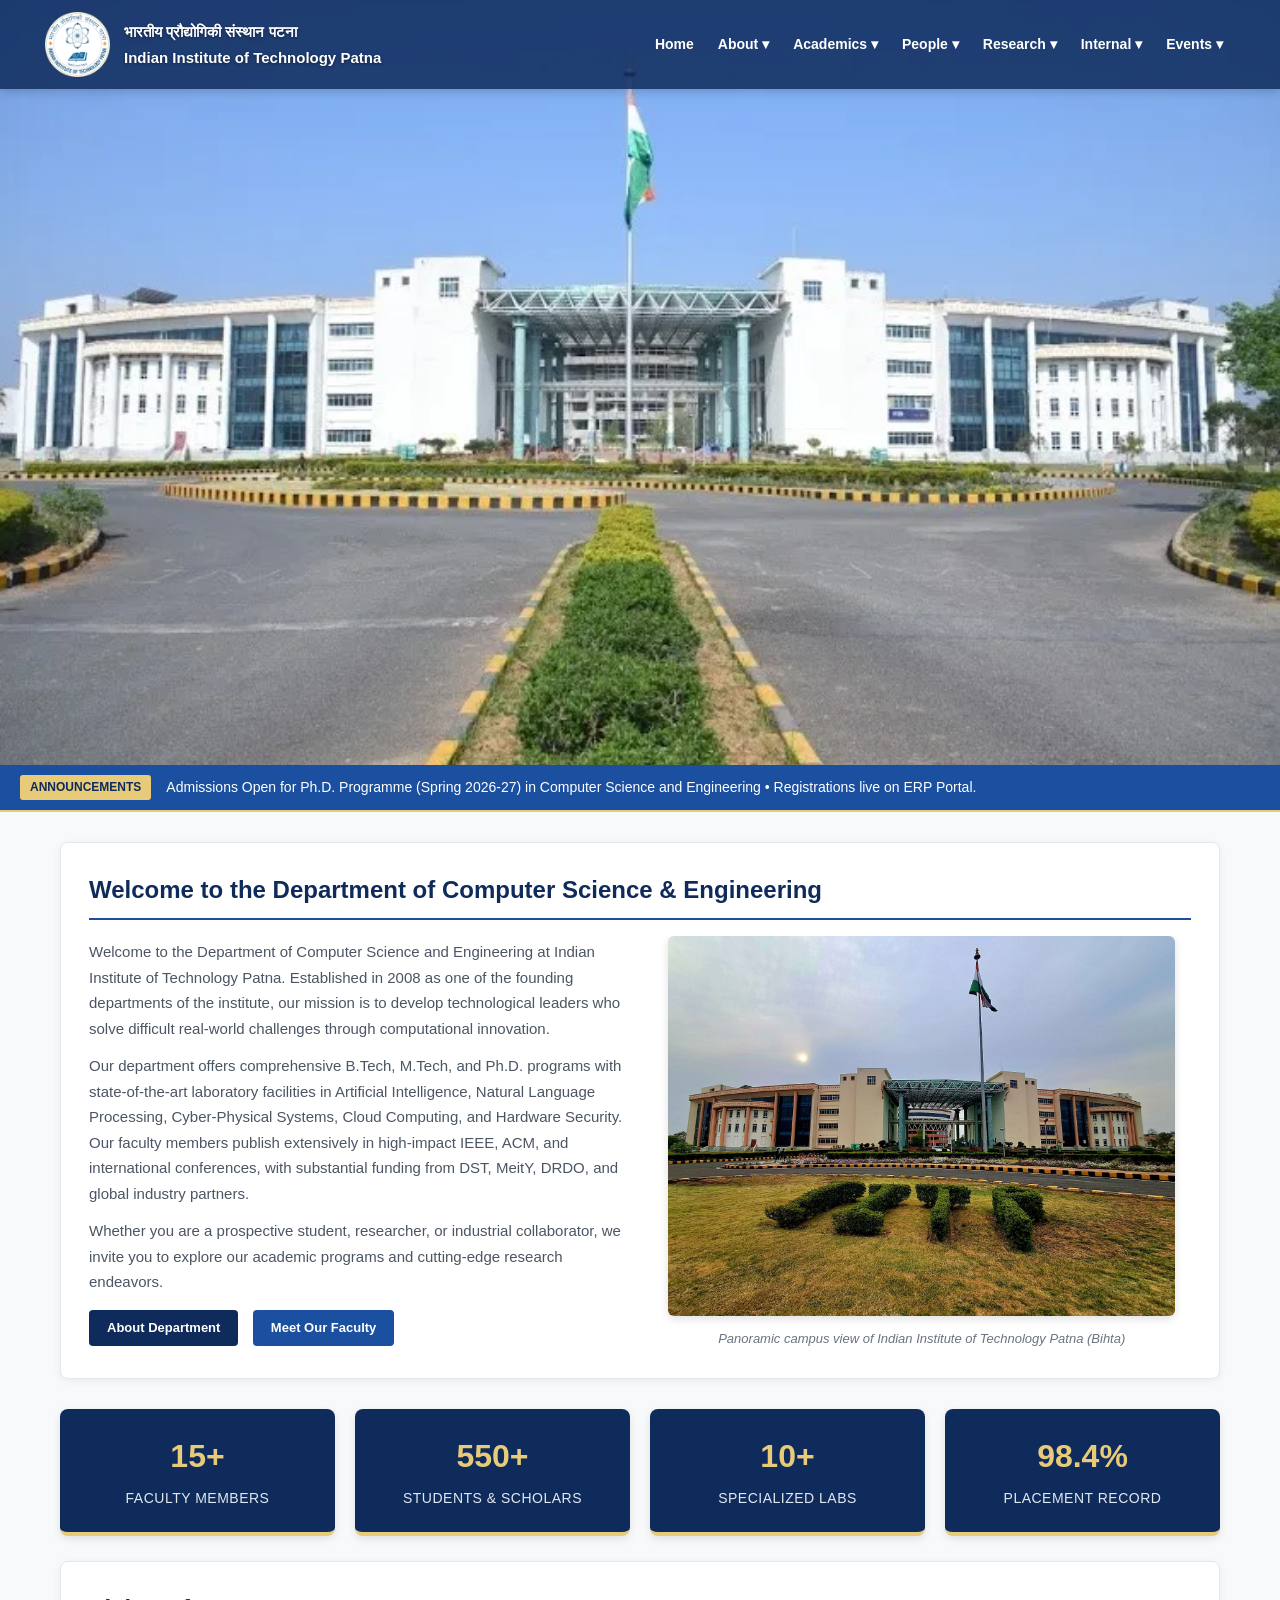
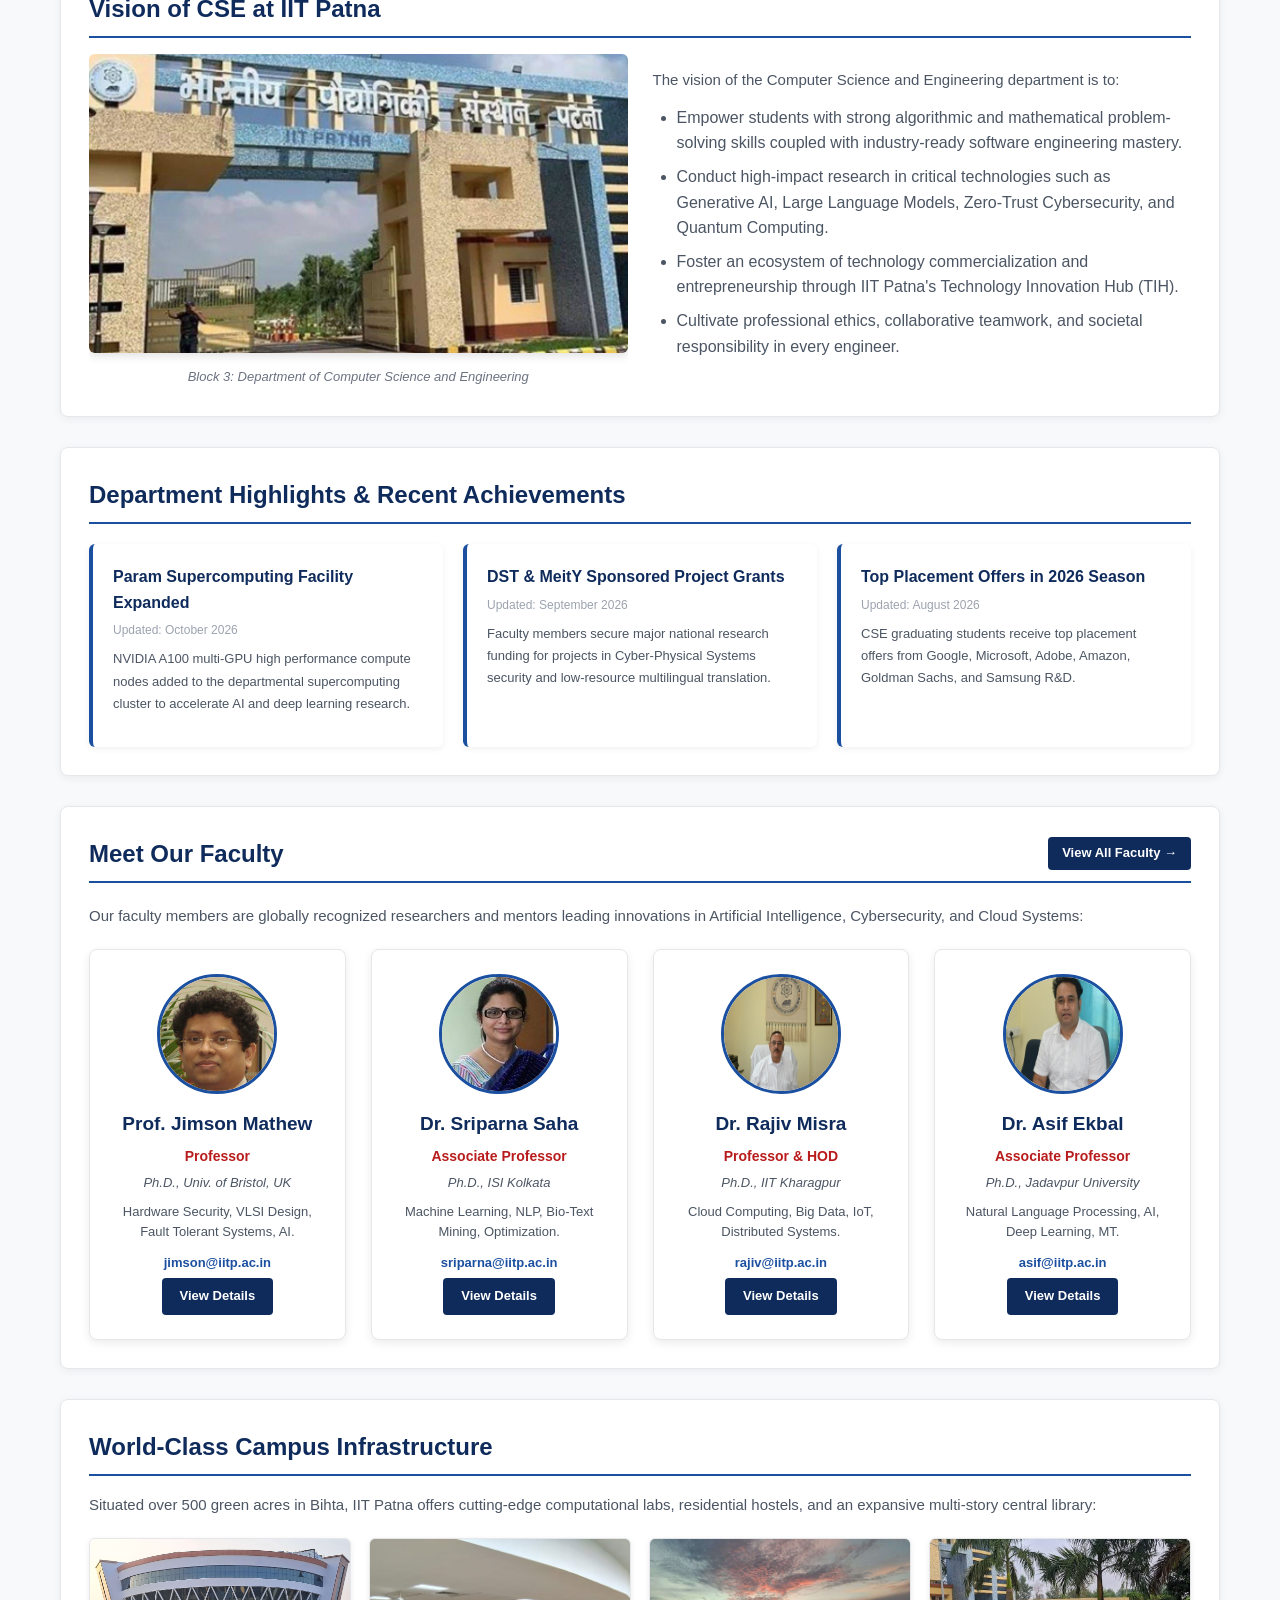
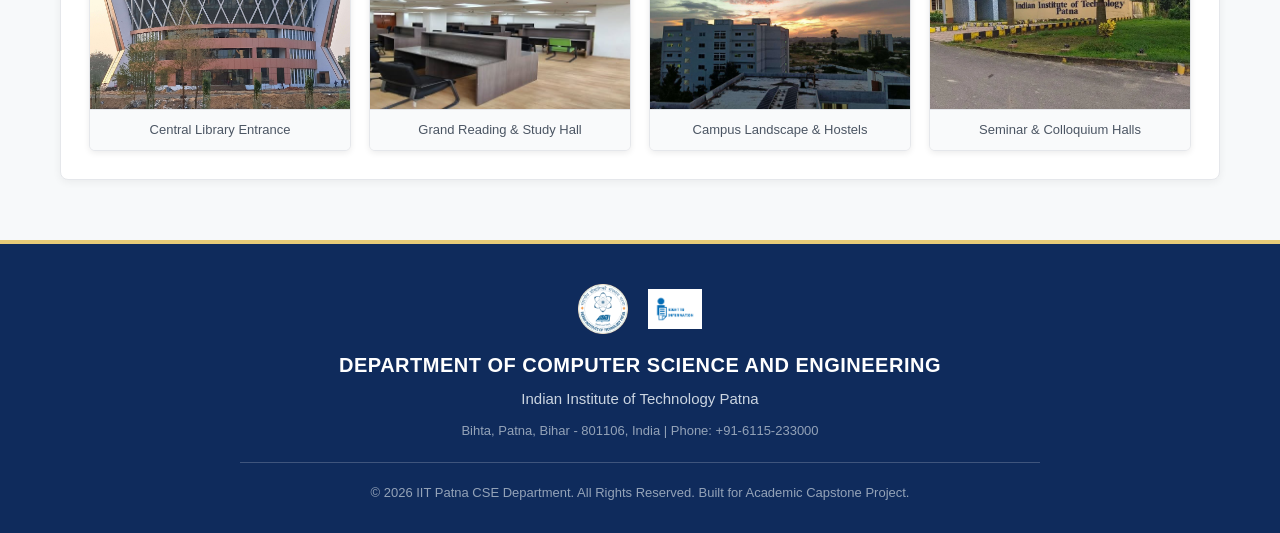
<file: index.html>
<!-- Home, About & Academic by Abhi -->
<!DOCTYPE html>
<html lang="en">
<head>
    <meta charset="UTF-8">
    <meta name="viewport" content="width=device-width, initial-scale=1.0">
    <title>IIT Patna - Department of Computer Science and Engineering</title>
    <link rel="stylesheet" href="assets/css/style.css">
</head>
<body>

<!-- Header with Logo and Mega Menu -->
<div class="width-100 top-header header">
    <div class="container">
        <div class="logo">
            <img src="assets/images/logo/primary-logo.png" alt="IIT Patna Official Logo">
            <div class="logo-text">
                <h3>भारतीय प्रौद्योगिकी संस्थान पटना</h3>
                <h3>Indian Institute of Technology Patna</h3>
            </div>
        </div>

        <nav>
            <ul class="main-menu">
                <li><a href="index.html">Home</a></li>
                
                <li class="has-mega-menu">
                    <a href="pages/about.html">About ▾</a>
                    <div class="mega-menu">
                        <div class="mega-column">
                            <h4>The Institute</h4>
                            <a href="pages/about.html#about-iitp">About IIT Patna</a>
                            <a href="pages/about.html#mission">Mission</a>
                            <a href="pages/about.html#vision">Vision</a>
                            <a href="pages/about.html#history">History</a>
                            <a href="pages/about.html#logo">About the Logo</a>
                        </div>
                    </div>
                </li>

                <li class="has-mega-menu">
                    <a href="pages/academic.html">Academics ▾</a>
                    <div class="mega-menu">
                        <div class="mega-column">
                            <h4>Curriculum</h4>
                            <a href="pages/academic.html#btech">B.Tech (CSE &amp; AI)</a>
                            <a href="pages/academic.html#mtech">M.Tech</a>
                            <a href="pages/academic.html#phd">Ph.D. Programme</a>
                        </div>
                        <div class="mega-column">
                            <h4>Courses</h4>
                            <a href="pages/academic.html#courses">Courses Offered</a>
                        </div>
                    </div>
                </li>

                <li class="has-mega-menu">
                    <a href="pages/people.html">People ▾</a>
                    <div class="mega-menu">
                        <div class="mega-column">
                            <h4>Directory</h4>
                            <a href="pages/people.html#faculty">Faculty</a>
                            <a href="pages/people.html#advisors">Faculty Advisors</a>
                            <a href="pages/people.html#committees">Committees</a>
                            <a href="pages/people.html#staff">Staff</a>
                            <a href="pages/people.html#students">Students</a>
                        </div>
                    </div>
                </li>

                <li class="has-mega-menu">
                    <a href="pages/research.html">Research ▾</a>
                    <div class="mega-menu">
                        <div class="mega-column">
                            <h4>Research &amp; Development</h4>
                            <a href="pages/research.html#areas">Research Areas</a>
                            <a href="pages/research.html#groups">Research Groups</a>
                            <a href="pages/research.html#labs">Research Labs</a>
                        </div>
                    </div>
                </li>

                <li class="has-mega-menu">
                    <a href="pages/internal.html">Internal ▾</a>
                    <div class="mega-menu">
                        <div class="mega-column">
                            <h4>Internal</h4>
                            <a href="pages/internal.html#schedule">Class Schedule</a>
                            <a href="pages/internal.html#career">Career Up</a>
                            <a href="pages/internal.html#links">Important Links</a>
                        </div>
                    </div>
                </li>

                <li class="has-mega-menu">
                    <a href="pages/upcoming-events.html">Events ▾</a>
                    <div class="mega-menu">
                        <div class="mega-column">
                            <h4>Events</h4>
                            <a href="pages/upcoming-events.html">Upcoming Events</a>
                            <a href="pages/past-events.html">Past Events</a>
                        </div>
                    </div>
                </li>
            </ul>
        </nav>
    </div>
</div>

<!-- Banner Image Slider -->
<div class="banner">
    <img class="slider-width" src="assets/images/institute/campus-academic-complex.webp" alt="IIT Patna Main Academic Complex with National Flag">
    <img class="slider-width" src="assets/images/institute/campus-main-gate.jpg" alt="IIT Patna Central Library Facade &amp; Entrance">
    <img class="slider-width" src="assets/images/institute/campus-lawn-view.webp" alt="IIT Patna Main Entrance Avenue">
    <img class="slider-width" src="assets/images/institute/campus-faculty-housing.webp" alt="IIT Patna Academic Courtyard &amp; Lawn">
    <img class="slider-width" src="assets/images/institute/campus-senate-hall.jpg" alt="IIT Patna Central Library Modern Reading Hall">
    <img class="slider-width" src="assets/images/institute/campus-night-view.jpg" alt="Main Ceremonial Entrance Gate of IIT Patna">
</div>

<!-- Latest Announcement Bar / News Ticker -->
<div class="announcement-bar">
    <span class="announcement-tag">Announcements</span>
    <a href="pages/academic.html#phd" class="announcement-text">
        Admissions Open for Ph.D. Programme (Spring 2026-27) in Computer Science and Engineering &bull; Registrations live on ERP Portal.
    </a>
</div>

<!-- Main Content Area -->
<div class="page-container">

    <!-- Welcome Message from Head of Department -->
    <div class="content-card">
        <h2>Welcome to the Department of Computer Science &amp; Engineering</h2>
        <div class="two-col-grid" style="align-items: center;">
            <div>
                <p>Welcome to the Department of Computer Science and Engineering at Indian Institute of Technology Patna. Established in 2008 as one of the founding departments of the institute, our mission is to develop technological leaders who solve difficult real-world challenges through computational innovation.</p>
                <p>Our department offers comprehensive B.Tech, M.Tech, and Ph.D. programs with state-of-the-art laboratory facilities in Artificial Intelligence, Natural Language Processing, Cyber-Physical Systems, Cloud Computing, and Hardware Security. Our faculty members publish extensively in high-impact IEEE, ACM, and international conferences, with substantial funding from DST, MeitY, DRDO, and global industry partners.</p>
                <p>Whether you are a prospective student, researcher, or industrial collaborator, we invite you to explore our academic programs and cutting-edge research endeavors.</p>
                <div style="margin-top: 15px;">
                    <a href="pages/about.html#about-iitp" class="profile-btn" style="margin-right: 10px;">About Department</a>
                    <a href="pages/people.html#faculty" class="profile-btn" style="background-color: #1b4fa0;">Meet Our Faculty</a>
                </div>
            </div>
            <div class="card-img-block" style="margin: 0;">
                <img src="assets/images/institute/campus-aerial-panoramic.jpg" alt="Aerial Panoramic View of IIT Patna Campus">
                <div class="caption">Panoramic campus view of Indian Institute of Technology Patna (Bihta)</div>
            </div>
        </div>
    </div>

    <!-- Quick Stats Grid -->
    <div class="stats-grid">
        <div class="stat-box">
            <div class="stat-number">15+</div>
            <div class="stat-label">Faculty Members</div>
        </div>
        <div class="stat-box">
            <div class="stat-number">550+</div>
            <div class="stat-label">Students &amp; Scholars</div>
        </div>
        <div class="stat-box">
            <div class="stat-number">10+</div>
            <div class="stat-label">Specialized Labs</div>
        </div>
        <div class="stat-box">
            <div class="stat-number">98.4%</div>
            <div class="stat-label">Placement Record</div>
        </div>
    </div>

    <!-- Vision of CSE at IIT Patna -->
    <div class="content-card">
        <h2>Vision of CSE at IIT Patna</h2>
        <div class="two-col-grid" style="align-items: center;">
            <div class="card-img-block" style="margin: 0;">
                <img src="assets/images/academic/lecture-hall-complex.jpg" alt="IIT Patna CSE Academic Complex Front">
                <div class="caption">Block 3: Department of Computer Science and Engineering</div>
            </div>
            <div>
                <p>The vision of the Computer Science and Engineering department is to:</p>
                <ul>
                    <li>Empower students with strong algorithmic and mathematical problem-solving skills coupled with industry-ready software engineering mastery.</li>
                    <li>Conduct high-impact research in critical technologies such as Generative AI, Large Language Models, Zero-Trust Cybersecurity, and Quantum Computing.</li>
                    <li>Foster an ecosystem of technology commercialization and entrepreneurship through IIT Patna's Technology Innovation Hub (TIH).</li>
                    <li>Cultivate professional ethics, collaborative teamwork, and societal responsibility in every engineer.</li>
                </ul>
            </div>
        </div>
    </div>

    <!-- Department Highlights & News -->
    <div class="content-card">
        <h2>Department Highlights &amp; Recent Achievements</h2>
        <div class="news-grid">
            <div class="news-card">
                <h4>Param Supercomputing Facility Expanded</h4>
                <div class="news-date">Updated: October 2026</div>
                <p>NVIDIA A100 multi-GPU high performance compute nodes added to the departmental supercomputing cluster to accelerate AI and deep learning research.</p>
            </div>
            <div class="news-card">
                <h4>DST &amp; MeitY Sponsored Project Grants</h4>
                <div class="news-date">Updated: September 2026</div>
                <p>Faculty members secure major national research funding for projects in Cyber-Physical Systems security and low-resource multilingual translation.</p>
            </div>
            <div class="news-card">
                <h4>Top Placement Offers in 2026 Season</h4>
                <div class="news-date">Updated: August 2026</div>
                <p>CSE graduating students receive top placement offers from Google, Microsoft, Adobe, Amazon, Goldman Sachs, and Samsung R&amp;D.</p>
            </div>
        </div>
    </div>

    <!-- Meet Our Faculty Spotlight Section -->
    <div class="content-card" id="faculty-spotlight">
        <div style="display: flex; justify-content: space-between; align-items: center; border-bottom: 2px solid #1b4fa0; padding-bottom: 8px; margin-bottom: 20px;">
            <h2 style="border: none; margin: 0; padding: 0;">Meet Our Faculty</h2>
            <a href="pages/people.html#faculty" class="profile-btn" style="padding: 6px 14px; font-size: 13px;">View All Faculty &rarr;</a>
        </div>
        <p>Our faculty members are globally recognized researchers and mentors leading innovations in Artificial Intelligence, Cybersecurity, and Cloud Systems:</p>
        <div class="faculty-grid" style="grid-template-columns: repeat(auto-fit, minmax(240px, 1fr));">
            <div class="faculty-card">
                <div>
                    <div class="faculty-image-box">
                        <img src="assets/images/faculty/jimson-mathew.jpg" alt="Prof. Jimson Mathew" onerror="this.src='assets/images/faculty/default-avatar.svg'">
                    </div>
                    <h3>Prof. Jimson Mathew</h3>
                    <h4>Professor</h4>
                    <div class="faculty-phd">Ph.D., Univ. of Bristol, UK</div>
                    <div class="faculty-area">Hardware Security, VLSI Design, Fault Tolerant Systems, AI.</div>
                    <div class="faculty-email">jimson@iitp.ac.in</div>
                </div>
                <a class="profile-btn" href="pages/people.html#faculty">View Details</a>
            </div>
            <div class="faculty-card">
                <div>
                    <div class="faculty-image-box">
                        <img src="assets/images/faculty/sriparna-saha.jpg" alt="Dr. Sriparna Saha" onerror="this.src='assets/images/faculty/default-avatar.svg'">
                    </div>
                    <h3>Dr. Sriparna Saha</h3>
                    <h4>Associate Professor</h4>
                    <div class="faculty-phd">Ph.D., ISI Kolkata</div>
                    <div class="faculty-area">Machine Learning, NLP, Bio-Text Mining, Optimization.</div>
                    <div class="faculty-email">sriparna@iitp.ac.in</div>
                </div>
                <a class="profile-btn" href="pages/people.html#faculty">View Details</a>
            </div>
            <div class="faculty-card">
                <div>
                    <div class="faculty-image-box">
                        <img src="assets/images/faculty/rajiv-misra.jpg" alt="Dr. Rajiv Misra" onerror="this.src='assets/images/faculty/default-avatar.svg'">
                    </div>
                    <h3>Dr. Rajiv Misra</h3>
                    <h4>Professor &amp; HOD</h4>
                    <div class="faculty-phd">Ph.D., IIT Kharagpur</div>
                    <div class="faculty-area">Cloud Computing, Big Data, IoT, Distributed Systems.</div>
                    <div class="faculty-email">rajiv@iitp.ac.in</div>
                </div>
                <a class="profile-btn" href="pages/people.html#faculty">View Details</a>
            </div>
            <div class="faculty-card">
                <div>
                    <div class="faculty-image-box">
                        <img src="assets/images/faculty/asif-ekbal.jpg" alt="Dr. Asif Ekbal" onerror="this.src='assets/images/faculty/default-avatar.svg'">
                    </div>
                    <h3>Dr. Asif Ekbal</h3>
                    <h4>Associate Professor</h4>
                    <div class="faculty-phd">Ph.D., Jadavpur University</div>
                    <div class="faculty-area">Natural Language Processing, AI, Deep Learning, MT.</div>
                    <div class="faculty-email">asif@iitp.ac.in</div>
                </div>
                <a class="profile-btn" href="pages/people.html#faculty">View Details</a>
            </div>
        </div>
    </div>

    <!-- Campus & Academic Infrastructure Showcase -->
    <div class="content-card">
        <h2>World-Class Campus Infrastructure</h2>
        <p>Situated over 500 green acres in Bihta, IIT Patna offers cutting-edge computational labs, residential hostels, and an expansive multi-story central library:</p>
        <div class="gallery-grid">
            <div class="gallery-item">
                <img src="assets/images/institute/campus-main-gate.jpg" alt="Central Library Entrance">
                <div class="gallery-caption">Central Library Entrance</div>
            </div>
            <div class="gallery-item">
                <img src="assets/images/institute/campus-senate-hall.jpg" alt="Central Library Modern Reading Hall">
                <div class="gallery-caption">Grand Reading &amp; Study Hall</div>
            </div>
            <div class="gallery-item">
                <img src="assets/images/institute/hostel-building.jpg" alt="Scenic view of the green Bihta campus and surrounding landscape">
                <div class="gallery-caption">Campus Landscape &amp; Hostels</div>
            </div>
            <div class="gallery-item">
                <img src="assets/images/academic/conference-hall.webp" alt="Campus Seminar and Conference Halls">
                <div class="gallery-caption">Seminar &amp; Colloquium Halls</div>
            </div>
        </div>
    </div>

</div>

<!-- Footer -->
<footer class="site-footer">
    <div class="footer-container">
        <div style="display: flex; justify-content: center; align-items: center; gap: 20px; margin-bottom: 15px;">
            <img src="assets/images/logo/primary-logo.png" alt="IIT Patna Emblem" style="height: 50px; width: auto;">
            <img src="assets/images/logo/rti-logo.png" alt="RTI Logo" style="height: 40px; width: auto;">
        </div>
        <h3>Department of Computer Science and Engineering</h3>
        <h4>Indian Institute of Technology Patna</h4>
        <p>Bihta, Patna, Bihar - 801106, India | Phone: +91-6115-233000</p>
        <hr>
        <p>&copy; 2026 IIT Patna CSE Department. All Rights Reserved. Built for Academic Capstone Project.</p>
    </div>
</footer>

<script src="assets/js/slider.js"></script>
</body>
</html>
</file>
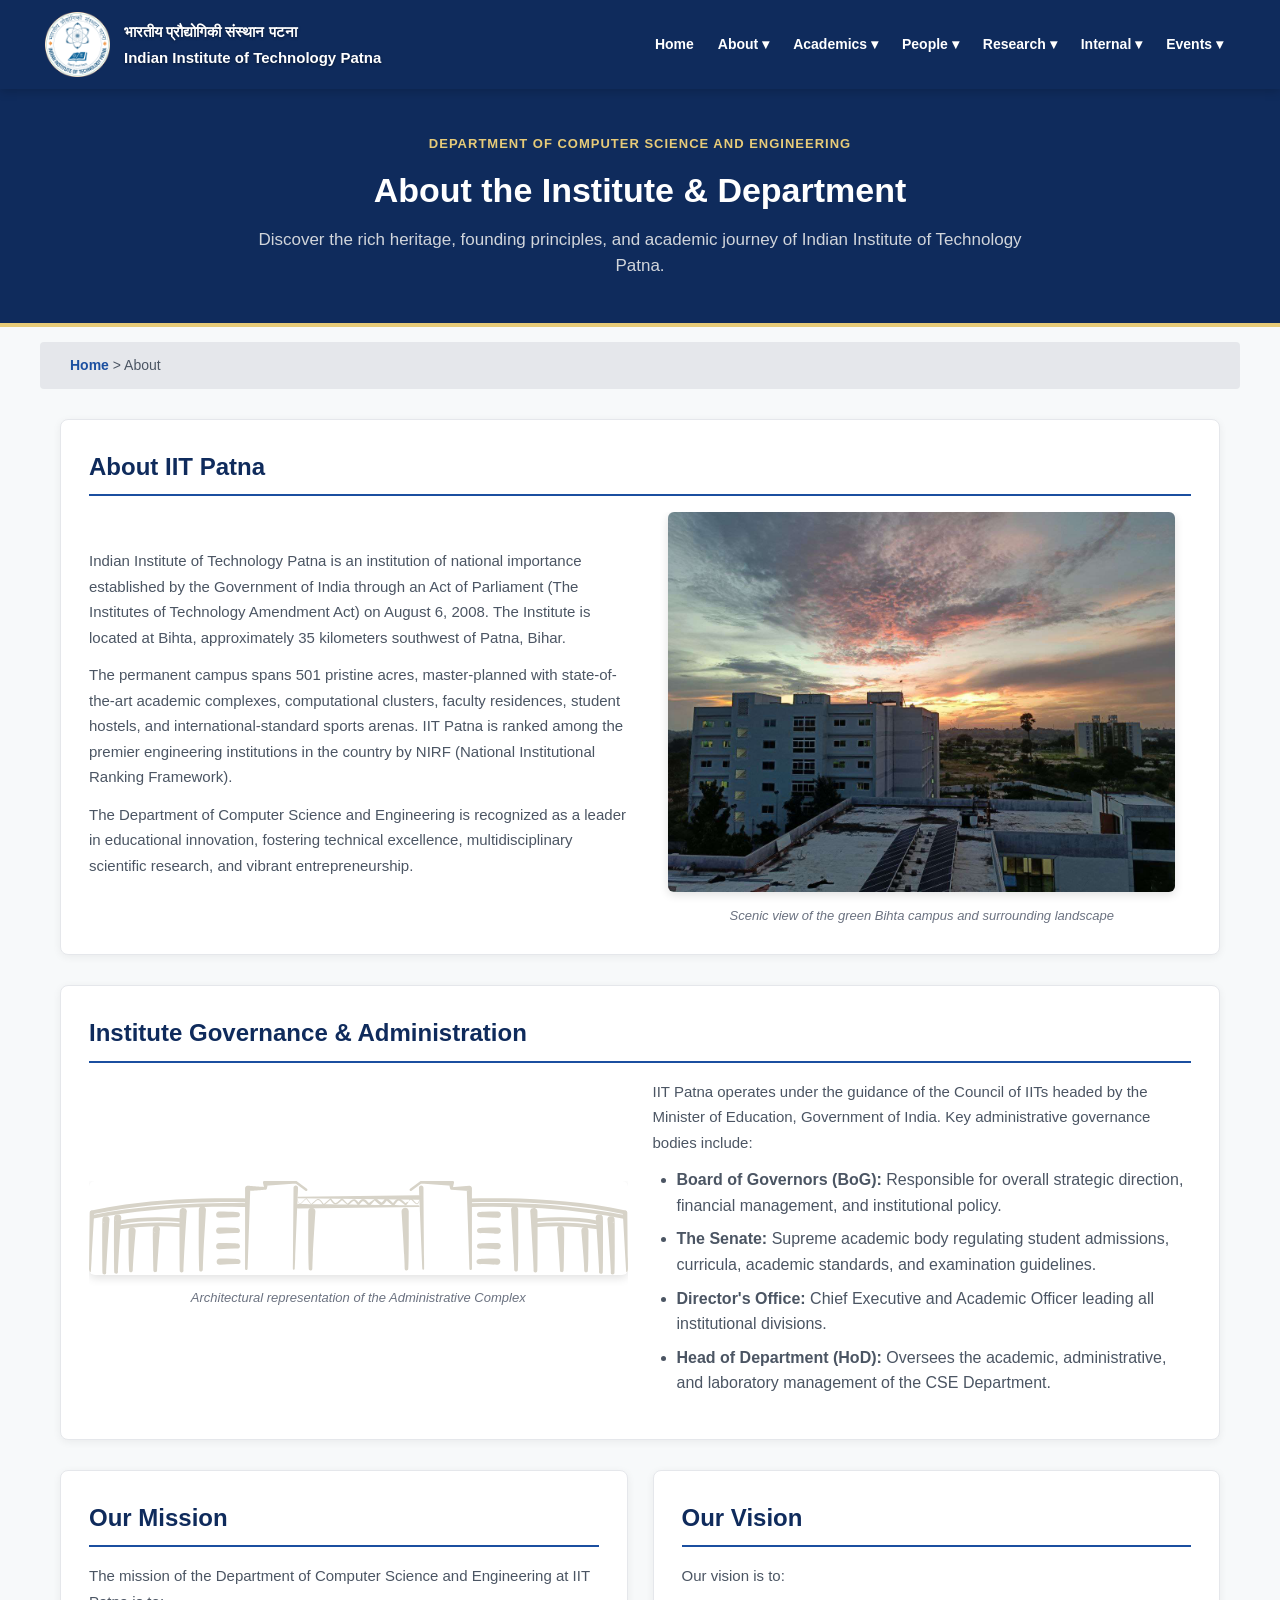
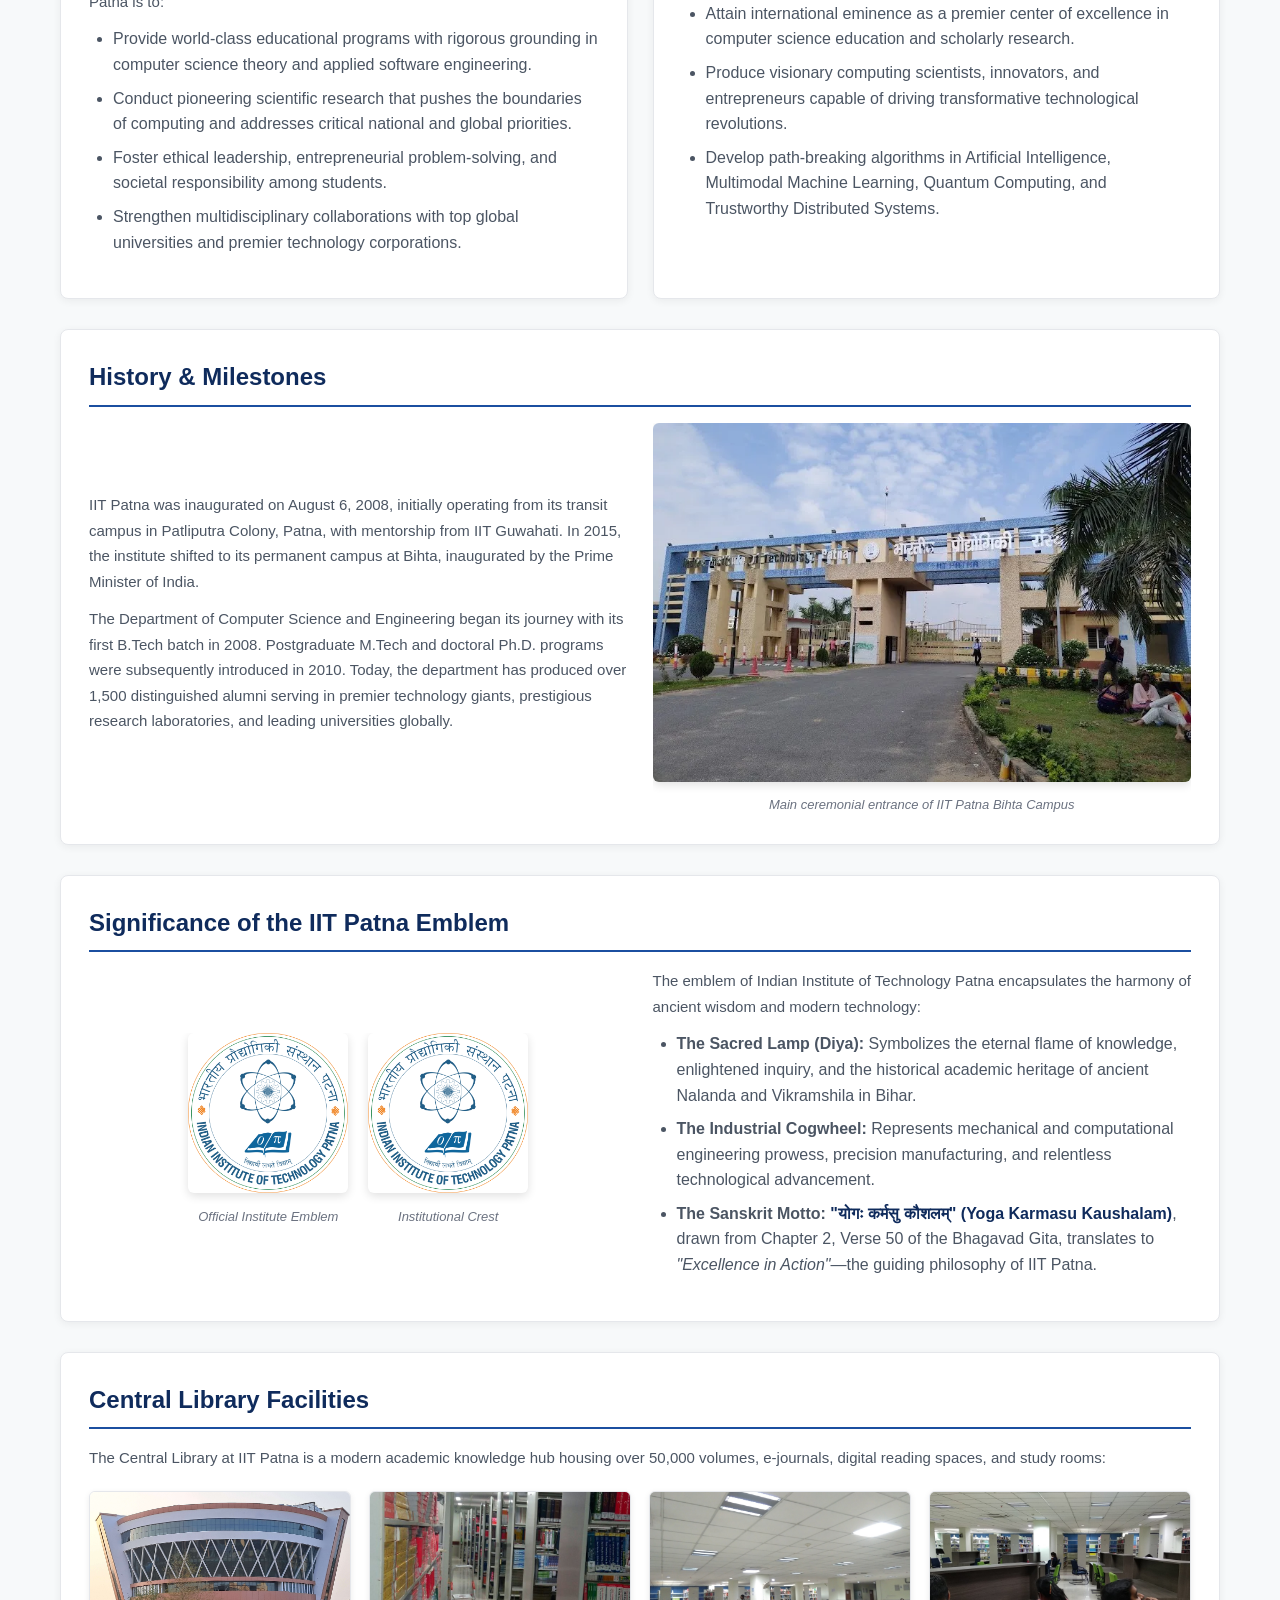
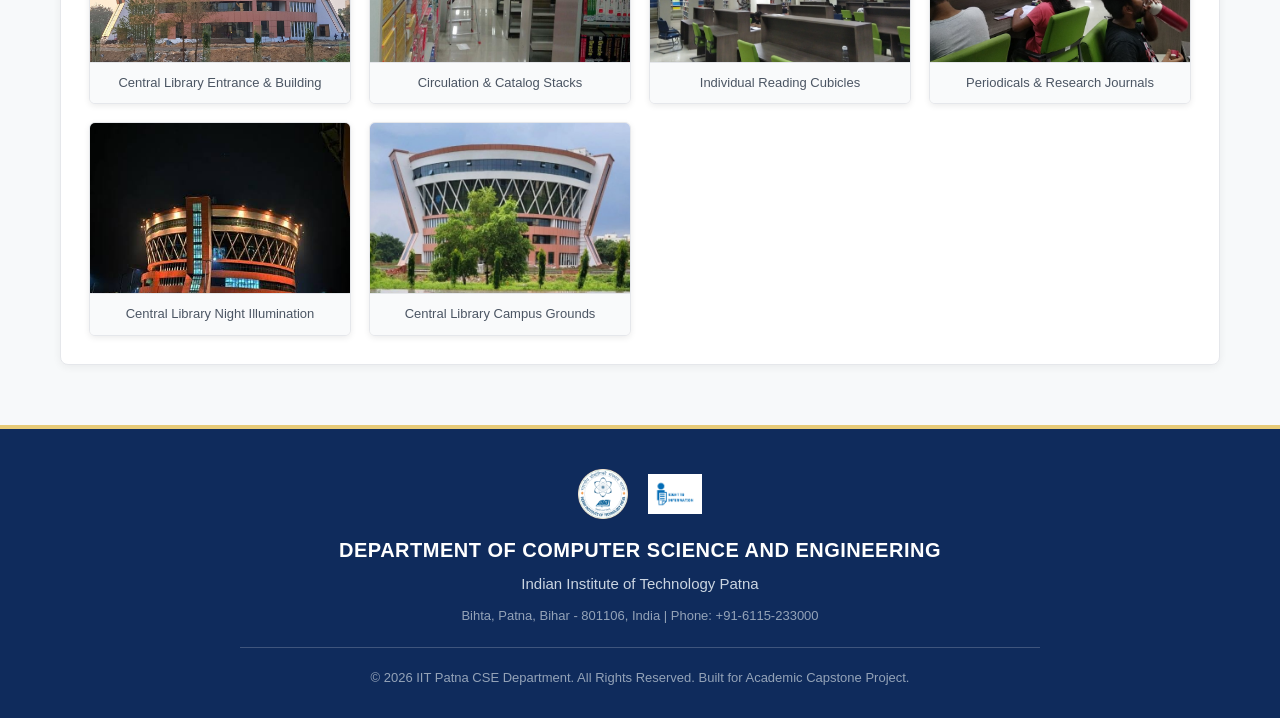
<file: pages/about.html>
<!-- Home, About & Academic by Abhi -->
<!DOCTYPE html>
<html lang="en">
<head>
    <meta charset="UTF-8">
    <meta name="viewport" content="width=device-width, initial-scale=1.0">
    <title>About - IIT Patna CSE Department</title>
    <link rel="stylesheet" href="../assets/css/style.css">
</head>
<body>

<!-- Header with Logo and Mega Menu -->
<div class="width-100 top-header inner-page-header">
    <div class="container">
        <div class="logo">
            <img src="../assets/images/logo/primary-logo.png" alt="IIT Patna Official Logo">
            <div class="logo-text">
                <h3>भारतीय प्रौद्योगिकी संस्थान पटना</h3>
                <h3>Indian Institute of Technology Patna</h3>
            </div>
        </div>

        <nav>
            <ul class="main-menu">
                <li><a href="../index.html">Home</a></li>
                
                <li class="has-mega-menu">
                    <a href="about.html">About ▾</a>
                    <div class="mega-menu">
                        <div class="mega-column">
                            <h4>The Institute</h4>
                            <a href="about.html#about-iitp">About IIT Patna</a>
                            <a href="about.html#mission">Mission</a>
                            <a href="about.html#vision">Vision</a>
                            <a href="about.html#history">History</a>
                            <a href="about.html#logo">About the Logo</a>
                        </div>
                    </div>
                </li>

                <li class="has-mega-menu">
                    <a href="academic.html">Academics ▾</a>
                    <div class="mega-menu">
                        <div class="mega-column">
                            <h4>Curriculum</h4>
                            <a href="academic.html#btech">B.Tech (CSE &amp; AI)</a>
                            <a href="academic.html#mtech">M.Tech</a>
                            <a href="academic.html#phd">Ph.D. Programme</a>
                        </div>
                        <div class="mega-column">
                            <h4>Courses</h4>
                            <a href="academic.html#courses">Courses Offered</a>
                        </div>
                    </div>
                </li>

                <li class="has-mega-menu">
                    <a href="people.html">People ▾</a>
                    <div class="mega-menu">
                        <div class="mega-column">
                            <h4>Directory</h4>
                            <a href="people.html#faculty">Faculty</a>
                            <a href="people.html#advisors">Faculty Advisors</a>
                            <a href="people.html#committees">Committees</a>
                            <a href="people.html#staff">Staff</a>
                            <a href="people.html#students">Students</a>
                        </div>
                    </div>
                </li>

                <li class="has-mega-menu">
                    <a href="research.html">Research ▾</a>
                    <div class="mega-menu">
                        <div class="mega-column">
                            <h4>Research &amp; Development</h4>
                            <a href="research.html#areas">Research Areas</a>
                            <a href="research.html#groups">Research Groups</a>
                            <a href="research.html#labs">Research Labs</a>
                        </div>
                    </div>
                </li>

                <li class="has-mega-menu">
                    <a href="internal.html">Internal ▾</a>
                    <div class="mega-menu">
                        <div class="mega-column">
                            <h4>Internal</h4>
                            <a href="internal.html#schedule">Class Schedule</a>
                            <a href="internal.html#career">Career Up</a>
                            <a href="internal.html#links">Important Links</a>
                        </div>
                    </div>
                </li>

                <li class="has-mega-menu">
                    <a href="upcoming-events.html">Events ▾</a>
                    <div class="mega-menu">
                        <div class="mega-column">
                            <h4>Events</h4>
                            <a href="upcoming-events.html">Upcoming Events</a>
                            <a href="past-events.html">Past Events</a>
                        </div>
                    </div>
                </li>
            </ul>
        </nav>
    </div>
</div>

<!-- Hero Section -->
<div class="hero">
    <p>Department of Computer Science and Engineering</p>
    <h1>About the Institute &amp; Department</h1>
    <h3>Discover the rich heritage, founding principles, and academic journey of Indian Institute of Technology Patna.</h3>
</div>

<!-- Breadcrumb -->
<div class="breadcrumb">
    <a href="../index.html">Home</a> &gt; <span>About</span>
</div>

<!-- Main Content Area -->
<div class="page-container">

    <!-- About IIT Patna Section -->
    <div class="content-card" id="about-iitp">
        <h2>About IIT Patna</h2>
        <div class="two-col-grid" style="align-items: center;">
            <div>
                <p>Indian Institute of Technology Patna is an institution of national importance established by the Government of India through an Act of Parliament (The Institutes of Technology Amendment Act) on August 6, 2008. The Institute is located at Bihta, approximately 35 kilometers southwest of Patna, Bihar.</p>
                <p>The permanent campus spans 501 pristine acres, master-planned with state-of-the-art academic complexes, computational clusters, faculty residences, student hostels, and international-standard sports arenas. IIT Patna is ranked among the premier engineering institutions in the country by NIRF (National Institutional Ranking Framework).</p>
                <p>The Department of Computer Science and Engineering is recognized as a leader in educational innovation, fostering technical excellence, multidisciplinary scientific research, and vibrant entrepreneurship.</p>
            </div>
            <div class="card-img-block" style="margin: 0;">
                <img src="../assets/images/institute/hostel-building.jpg" alt="Scenic view of the green Bihta campus and surrounding landscape">
                <div class="caption">Scenic view of the green Bihta campus and surrounding landscape</div>
            </div>
        </div>
    </div>

    <!-- Administrative & Governance Block -->
    <div class="content-card">
        <h2>Institute Governance &amp; Administration</h2>
        <div class="two-col-grid" style="align-items: center;">
            <div class="card-img-block" style="margin: 0; text-align: center;">
                <img src="../assets/images/institute/admin-block.svg" alt="IIT Patna Administrative Building" style="max-height: 220px; width: auto;">
                <div class="caption">Architectural representation of the Administrative Complex</div>
            </div>
            <div>
                <p>IIT Patna operates under the guidance of the Council of IITs headed by the Minister of Education, Government of India. Key administrative governance bodies include:</p>
                <ul>
                    <li><strong>Board of Governors (BoG):</strong> Responsible for overall strategic direction, financial management, and institutional policy.</li>
                    <li><strong>The Senate:</strong> Supreme academic body regulating student admissions, curricula, academic standards, and examination guidelines.</li>
                    <li><strong>Director's Office:</strong> Chief Executive and Academic Officer leading all institutional divisions.</li>
                    <li><strong>Head of Department (HoD):</strong> Oversees the academic, administrative, and laboratory management of the CSE Department.</li>
                </ul>
            </div>
        </div>
    </div>

    <!-- Mission & Vision Section -->
    <div class="two-col-grid">
        <div class="content-card" id="mission">
            <h2>Our Mission</h2>
            <p>The mission of the Department of Computer Science and Engineering at IIT Patna is to:</p>
            <ul>
                <li>Provide world-class educational programs with rigorous grounding in computer science theory and applied software engineering.</li>
                <li>Conduct pioneering scientific research that pushes the boundaries of computing and addresses critical national and global priorities.</li>
                <li>Foster ethical leadership, entrepreneurial problem-solving, and societal responsibility among students.</li>
                <li>Strengthen multidisciplinary collaborations with top global universities and premier technology corporations.</li>
            </ul>
        </div>

        <div class="content-card" id="vision">
            <h2>Our Vision</h2>
            <p>Our vision is to:</p>
            <ul>
                <li>Attain international eminence as a premier center of excellence in computer science education and scholarly research.</li>
                <li>Produce visionary computing scientists, innovators, and entrepreneurs capable of driving transformative technological revolutions.</li>
                <li>Develop path-breaking algorithms in Artificial Intelligence, Multimodal Machine Learning, Quantum Computing, and Trustworthy Distributed Systems.</li>
            </ul>
        </div>
    </div>

    <!-- History Section -->
    <div class="content-card" id="history">
        <h2>History &amp; Milestones</h2>
        <div class="two-col-grid" style="align-items: center;">
            <div>
                <p>IIT Patna was inaugurated on August 6, 2008, initially operating from its transit campus in Patliputra Colony, Patna, with mentorship from IIT Guwahati. In 2015, the institute shifted to its permanent campus at Bihta, inaugurated by the Prime Minister of India.</p>
                <p>The Department of Computer Science and Engineering began its journey with its first B.Tech batch in 2008. Postgraduate M.Tech and doctoral Ph.D. programs were subsequently introduced in 2010. Today, the department has produced over 1,500 distinguished alumni serving in premier technology giants, prestigious research laboratories, and leading universities globally.</p>
            </div>
            <div class="card-img-block" style="margin: 0;">
                <img src="../assets/images/research/computational-systems-lab.webp" alt="Main ceremonial entrance of IIT Patna Bihta Campus">
                <div class="caption">Main ceremonial entrance of IIT Patna Bihta Campus</div>
            </div>
        </div>
    </div>

    <!-- About the Logo Section -->
    <div class="content-card" id="logo">
        <h2>Significance of the IIT Patna Emblem</h2>
        <div class="two-col-grid" style="align-items: center;">
            <div class="card-img-block" style="margin: 0; text-align: center; display: flex; justify-content: center; gap: 20px;">
                <div>
                    <img src="../assets/images/logo/primary-logo.png" alt="Official IIT Patna Logo Emblem" style="max-height: 160px; width: auto;">
                    <div class="caption">Official Institute Emblem</div>
                </div>
                <div>
                    <img src="../assets/images/logo/primary-logo.png" alt="Official Digital Seal" style="max-height: 160px; width: auto;">
                    <div class="caption">Institutional Crest</div>
                </div>
            </div>
            <div>
                <p>The emblem of Indian Institute of Technology Patna encapsulates the harmony of ancient wisdom and modern technology:</p>
                <ul>
                    <li><strong>The Sacred Lamp (Diya):</strong> Symbolizes the eternal flame of knowledge, enlightened inquiry, and the historical academic heritage of ancient Nalanda and Vikramshila in Bihar.</li>
                    <li><strong>The Industrial Cogwheel:</strong> Represents mechanical and computational engineering prowess, precision manufacturing, and relentless technological advancement.</li>
                    <li><strong>The Sanskrit Motto:</strong> <span style="color: #0f2b5c; font-weight: bold;">"योगः कर्मसु कौशलम्" (Yoga Karmasu Kaushalam)</span>, drawn from Chapter 2, Verse 50 of the Bhagavad Gita, translates to <em>"Excellence in Action"</em>—the guiding philosophy of IIT Patna.</li>
                </ul>
            </div>
        </div>
    </div>

    <!-- Central Library & Infrastructure Gallery -->
    <div class="content-card">
        <h2>Central Library Facilities</h2>
        <p>The Central Library at IIT Patna is a modern academic knowledge hub housing over 50,000 volumes, e-journals, digital reading spaces, and study rooms:</p>
        <div class="gallery-grid">
            <div class="gallery-item">
                <img src="../assets/images/institute/campus-main-gate.jpg" alt="Central Library Entrance &amp; Building">
                <div class="gallery-caption">Central Library Entrance &amp; Building</div>
            </div>
            <div class="gallery-item">
                <img src="../assets/images/academic/library-circulation-stacks.jpg" alt="Circulation and Stacks">
                <div class="gallery-caption">Circulation &amp; Catalog Stacks</div>
            </div>
            <div class="gallery-item">
                <img src="../assets/images/academic/library-reading-cubicles.jpg" alt="Student Reading Cubicles">
                <div class="gallery-caption">Individual Reading Cubicles</div>
            </div>
            <div class="gallery-item">
                <img src="../assets/images/academic/library-periodicals-journals.jpg" alt="Periodicals and Research Journals">
                <div class="gallery-caption">Periodicals &amp; Research Journals</div>
            </div>
            <div class="gallery-item">
                <img src="../assets/images/events/deep-learning-workshop.jpg" alt="Central Library Night Illumination">
                <div class="gallery-caption">Central Library Night Illumination</div>
            </div>
            <div class="gallery-item">
                <img src="../assets/images/institute/campus-quadrangle-walkway.jpg" alt="Central Library Campus Grounds">
                <div class="gallery-caption">Central Library Campus Grounds</div>
            </div>
        </div>
    </div>

</div>

<!-- Footer -->
<footer class="site-footer">
    <div class="footer-container">
        <div style="display: flex; justify-content: center; align-items: center; gap: 20px; margin-bottom: 15px;">
            <img src="../assets/images/logo/primary-logo.png" alt="IIT Patna Emblem" style="height: 50px; width: auto;">
            <img src="../assets/images/logo/rti-logo.png" alt="RTI Logo" style="height: 40px; width: auto;">
        </div>
        <h3>Department of Computer Science and Engineering</h3>
        <h4>Indian Institute of Technology Patna</h4>
        <p>Bihta, Patna, Bihar - 801106, India | Phone: +91-6115-233000</p>
        <hr>
        <p>&copy; 2026 IIT Patna CSE Department. All Rights Reserved. Built for Academic Capstone Project.</p>
    </div>
</footer>

<script src="../assets/js/slider.js"></script>
</body>
</html>
</file>
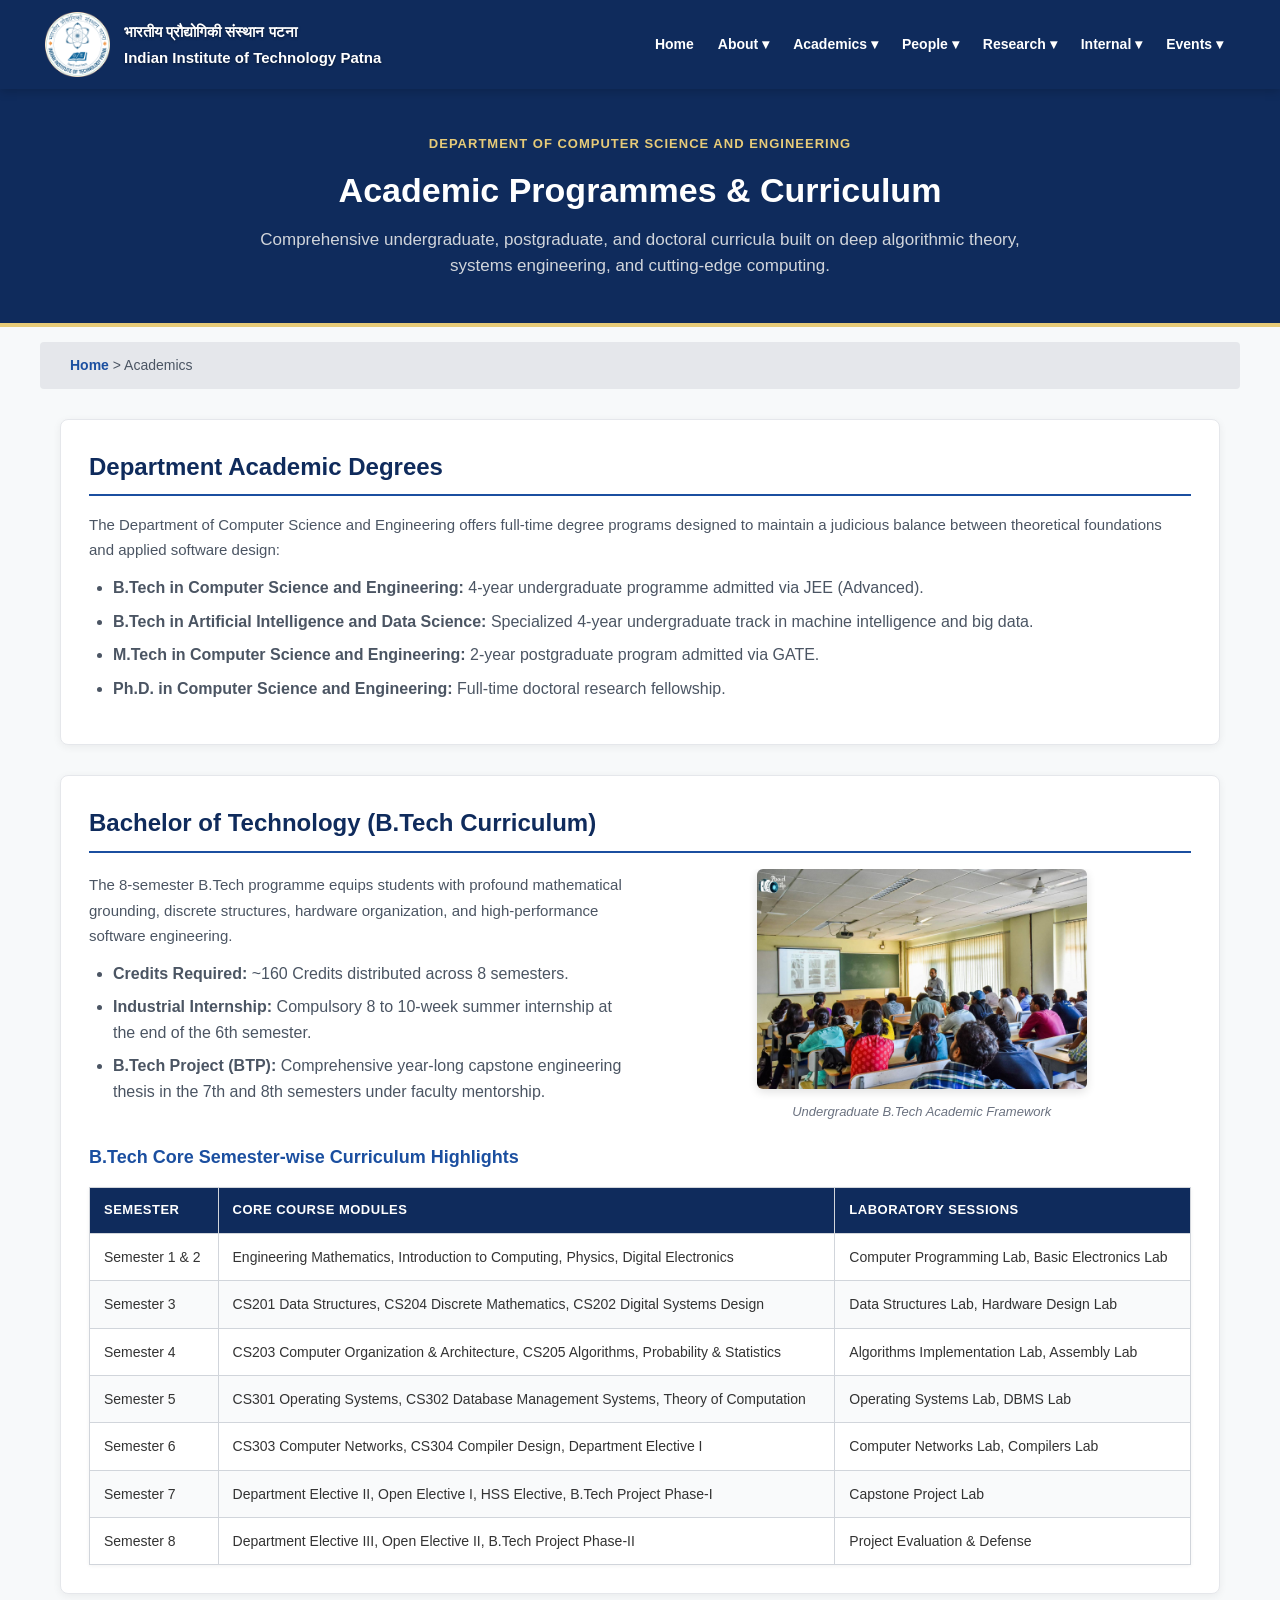
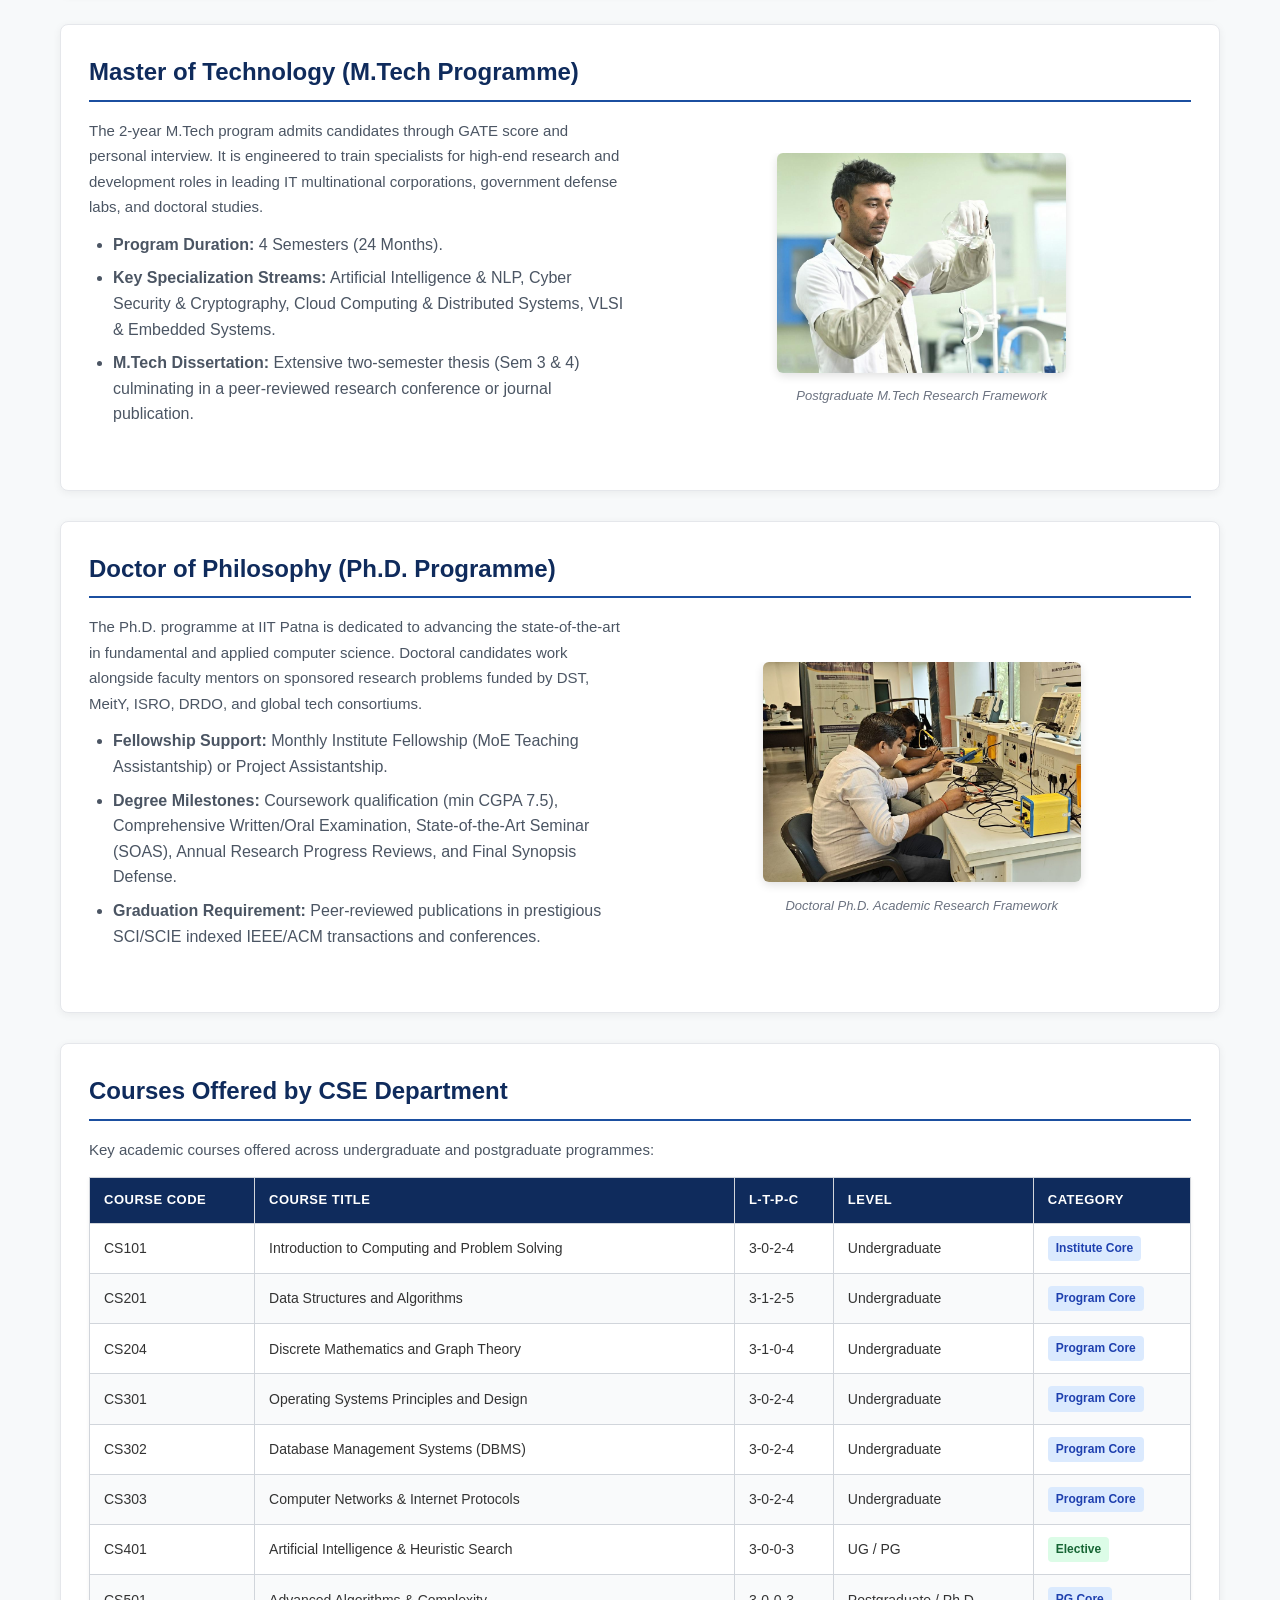
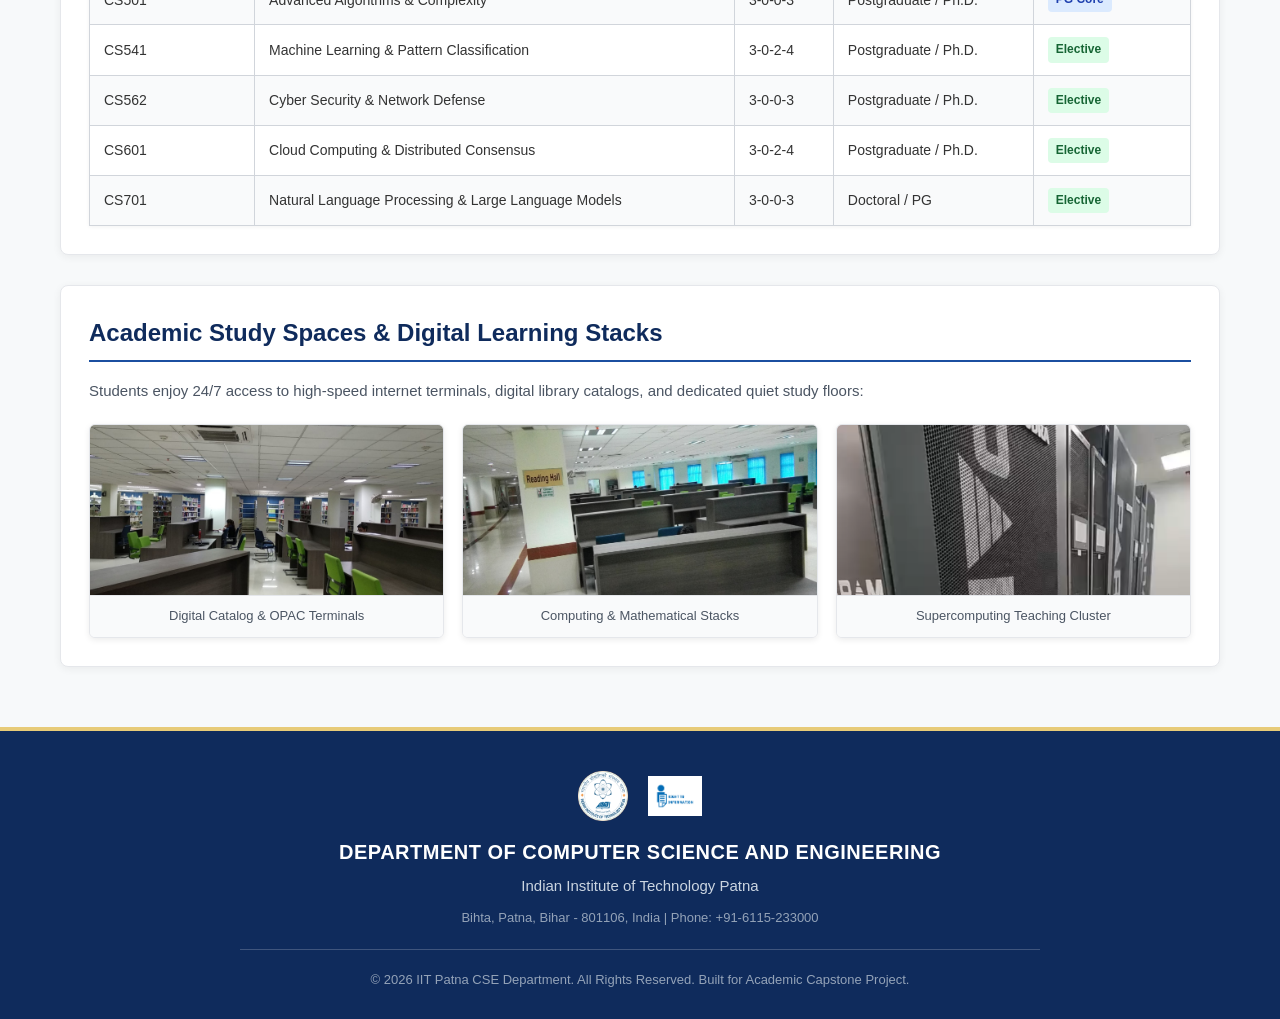
<file: pages/academic.html>
<!-- Home, About & Academic by Abhi -->
<!DOCTYPE html>
<html lang="en">
<head>
    <meta charset="UTF-8">
    <meta name="viewport" content="width=device-width, initial-scale=1.0">
    <title>Academics - IIT Patna CSE Department</title>
    <link rel="stylesheet" href="../assets/css/style.css">
</head>
<body>

<!-- Header with Logo and Mega Menu -->
<div class="width-100 top-header inner-page-header">
    <div class="container">
        <div class="logo">
            <img src="../assets/images/logo/primary-logo.png" alt="IIT Patna Official Logo">
            <div class="logo-text">
                <h3>भारतीय प्रौद्योगिकी संस्थान पटना</h3>
                <h3>Indian Institute of Technology Patna</h3>
            </div>
        </div>

        <nav>
            <ul class="main-menu">
                <li><a href="../index.html">Home</a></li>
                
                <li class="has-mega-menu">
                    <a href="about.html">About ▾</a>
                    <div class="mega-menu">
                        <div class="mega-column">
                            <h4>The Institute</h4>
                            <a href="about.html#about-iitp">About IIT Patna</a>
                            <a href="about.html#mission">Mission</a>
                            <a href="about.html#vision">Vision</a>
                            <a href="about.html#history">History</a>
                            <a href="about.html#logo">About the Logo</a>
                        </div>
                    </div>
                </li>

                <li class="has-mega-menu">
                    <a href="academic.html">Academics ▾</a>
                    <div class="mega-menu">
                        <div class="mega-column">
                            <h4>Curriculum</h4>
                            <a href="academic.html#btech">B.Tech (CSE &amp; AI)</a>
                            <a href="academic.html#mtech">M.Tech</a>
                            <a href="academic.html#phd">Ph.D. Programme</a>
                        </div>
                        <div class="mega-column">
                            <h4>Courses</h4>
                            <a href="academic.html#courses">Courses Offered</a>
                        </div>
                    </div>
                </li>

                <li class="has-mega-menu">
                    <a href="people.html">People ▾</a>
                    <div class="mega-menu">
                        <div class="mega-column">
                            <h4>Directory</h4>
                            <a href="people.html#faculty">Faculty</a>
                            <a href="people.html#advisors">Faculty Advisors</a>
                            <a href="people.html#committees">Committees</a>
                            <a href="people.html#staff">Staff</a>
                            <a href="people.html#students">Students</a>
                        </div>
                    </div>
                </li>

                <li class="has-mega-menu">
                    <a href="research.html">Research ▾</a>
                    <div class="mega-menu">
                        <div class="mega-column">
                            <h4>Research &amp; Development</h4>
                            <a href="research.html#areas">Research Areas</a>
                            <a href="research.html#groups">Research Groups</a>
                            <a href="research.html#labs">Research Labs</a>
                        </div>
                    </div>
                </li>

                <li class="has-mega-menu">
                    <a href="internal.html">Internal ▾</a>
                    <div class="mega-menu">
                        <div class="mega-column">
                            <h4>Internal</h4>
                            <a href="internal.html#schedule">Class Schedule</a>
                            <a href="internal.html#career">Career Up</a>
                            <a href="internal.html#links">Important Links</a>
                        </div>
                    </div>
                </li>

                <li class="has-mega-menu">
                    <a href="upcoming-events.html">Events ▾</a>
                    <div class="mega-menu">
                        <div class="mega-column">
                            <h4>Events</h4>
                            <a href="upcoming-events.html">Upcoming Events</a>
                            <a href="past-events.html">Past Events</a>
                        </div>
                    </div>
                </li>
            </ul>
        </nav>
    </div>
</div>

<!-- Hero Section -->
<div class="hero">
    <p>Department of Computer Science and Engineering</p>
    <h1>Academic Programmes &amp; Curriculum</h1>
    <h3>Comprehensive undergraduate, postgraduate, and doctoral curricula built on deep algorithmic theory, systems engineering, and cutting-edge computing.</h3>
</div>

<!-- Breadcrumb -->
<div class="breadcrumb">
    <a href="../index.html">Home</a> &gt; <span>Academics</span>
</div>

<!-- Main Content Area -->
<div class="page-container">

    <!-- Academic Programmes Overview -->
    <div class="content-card">
        <h2>Department Academic Degrees</h2>
        <p>The Department of Computer Science and Engineering offers full-time degree programs designed to maintain a judicious balance between theoretical foundations and applied software design:</p>
        <ul>
            <li><strong>B.Tech in Computer Science and Engineering:</strong> 4-year undergraduate programme admitted via JEE (Advanced).</li>
            <li><strong>B.Tech in Artificial Intelligence and Data Science:</strong> Specialized 4-year undergraduate track in machine intelligence and big data.</li>
            <li><strong>M.Tech in Computer Science and Engineering:</strong> 2-year postgraduate program admitted via GATE.</li>
            <li><strong>Ph.D. in Computer Science and Engineering:</strong> Full-time doctoral research fellowship.</li>
        </ul>
    </div>

    <!-- B.Tech Programme Details -->
    <div class="content-card" id="btech">
        <h2>Bachelor of Technology (B.Tech Curriculum)</h2>
        <div class="two-col-grid" style="align-items: center; margin-bottom: 20px;">
            <div>
                <p>The 8-semester B.Tech programme equips students with profound mathematical grounding, discrete structures, hardware organization, and high-performance software engineering.</p>
                <ul>
                    <li><strong>Credits Required:</strong> ~160 Credits distributed across 8 semesters.</li>
                    <li><strong>Industrial Internship:</strong> Compulsory 8 to 10-week summer internship at the end of the 6th semester.</li>
                    <li><strong>B.Tech Project (BTP):</strong> Comprehensive year-long capstone engineering thesis in the 7th and 8th semesters under faculty mentorship.</li>
                </ul>
            </div>
            <div class="card-img-block" style="margin: 0; text-align: center;">
                <img src="../assets/images/academic/btech-program.png" alt="B.Tech Programme Graphic" style="max-height: 220px; width: auto;">
                <div class="caption">Undergraduate B.Tech Academic Framework</div>
            </div>
        </div>

        <h3>B.Tech Core Semester-wise Curriculum Highlights</h3>
        <table class="custom-table">
            <thead>
                <tr>
                    <th>Semester</th>
                    <th>Core Course Modules</th>
                    <th>Laboratory Sessions</th>
                </tr>
            </thead>
            <tbody>
                <tr>
                    <td>Semester 1 &amp; 2</td>
                    <td>Engineering Mathematics, Introduction to Computing, Physics, Digital Electronics</td>
                    <td>Computer Programming Lab, Basic Electronics Lab</td>
                </tr>
                <tr>
                    <td>Semester 3</td>
                    <td>CS201 Data Structures, CS204 Discrete Mathematics, CS202 Digital Systems Design</td>
                    <td>Data Structures Lab, Hardware Design Lab</td>
                </tr>
                <tr>
                    <td>Semester 4</td>
                    <td>CS203 Computer Organization &amp; Architecture, CS205 Algorithms, Probability &amp; Statistics</td>
                    <td>Algorithms Implementation Lab, Assembly Lab</td>
                </tr>
                <tr>
                    <td>Semester 5</td>
                    <td>CS301 Operating Systems, CS302 Database Management Systems, Theory of Computation</td>
                    <td>Operating Systems Lab, DBMS Lab</td>
                </tr>
                <tr>
                    <td>Semester 6</td>
                    <td>CS303 Computer Networks, CS304 Compiler Design, Department Elective I</td>
                    <td>Computer Networks Lab, Compilers Lab</td>
                </tr>
                <tr>
                    <td>Semester 7</td>
                    <td>Department Elective II, Open Elective I, HSS Elective, B.Tech Project Phase-I</td>
                    <td>Capstone Project Lab</td>
                </tr>
                <tr>
                    <td>Semester 8</td>
                    <td>Department Elective III, Open Elective II, B.Tech Project Phase-II</td>
                    <td>Project Evaluation &amp; Defense</td>
                </tr>
            </tbody>
        </table>
    </div>

    <!-- M.Tech Programme Details -->
    <div class="content-card" id="mtech">
        <h2>Master of Technology (M.Tech Programme)</h2>
        <div class="two-col-grid" style="align-items: center; margin-bottom: 20px;">
            <div>
                <p>The 2-year M.Tech program admits candidates through GATE score and personal interview. It is engineered to train specialists for high-end research and development roles in leading IT multinational corporations, government defense labs, and doctoral studies.</p>
                <ul>
                    <li><strong>Program Duration:</strong> 4 Semesters (24 Months).</li>
                    <li><strong>Key Specialization Streams:</strong> Artificial Intelligence &amp; NLP, Cyber Security &amp; Cryptography, Cloud Computing &amp; Distributed Systems, VLSI &amp; Embedded Systems.</li>
                    <li><strong>M.Tech Dissertation:</strong> Extensive two-semester thesis (Sem 3 &amp; 4) culminating in a peer-reviewed research conference or journal publication.</li>
                </ul>
            </div>
            <div class="card-img-block" style="margin: 0; text-align: center;">
                <img src="../assets/images/academic/mtech-program.png" alt="M.Tech Postgraduate Graphic" style="max-height: 220px; width: auto;">
                <div class="caption">Postgraduate M.Tech Research Framework</div>
            </div>
        </div>
    </div>

    <!-- Ph.D. Programme Details -->
    <div class="content-card" id="phd">
        <h2>Doctor of Philosophy (Ph.D. Programme)</h2>
        <div class="two-col-grid" style="align-items: center; margin-bottom: 20px;">
            <div>
                <p>The Ph.D. programme at IIT Patna is dedicated to advancing the state-of-the-art in fundamental and applied computer science. Doctoral candidates work alongside faculty mentors on sponsored research problems funded by DST, MeitY, ISRO, DRDO, and global tech consortiums.</p>
                <ul>
                    <li><strong>Fellowship Support:</strong> Monthly Institute Fellowship (MoE Teaching Assistantship) or Project Assistantship.</li>
                    <li><strong>Degree Milestones:</strong> Coursework qualification (min CGPA 7.5), Comprehensive Written/Oral Examination, State-of-the-Art Seminar (SOAS), Annual Research Progress Reviews, and Final Synopsis Defense.</li>
                    <li><strong>Graduation Requirement:</strong> Peer-reviewed publications in prestigious SCI/SCIE indexed IEEE/ACM transactions and conferences.</li>
                </ul>
            </div>
            <div class="card-img-block" style="margin: 0; text-align: center;">
                <img src="../assets/images/academic/phd-program.png" alt="Ph.D. Doctoral Research Graphic" style="max-height: 220px; width: auto;">
                <div class="caption">Doctoral Ph.D. Academic Research Framework</div>
            </div>
        </div>
    </div>

    <!-- Courses Offered Detailed Table -->
    <div class="content-card" id="courses">
        <h2>Courses Offered by CSE Department</h2>
        <p>Key academic courses offered across undergraduate and postgraduate programmes:</p>
        <table class="custom-table">
            <thead>
                <tr>
                    <th>Course Code</th>
                    <th>Course Title</th>
                    <th>L-T-P-C</th>
                    <th>Level</th>
                    <th>Category</th>
                </tr>
            </thead>
            <tbody>
                <tr>
                    <td>CS101</td>
                    <td>Introduction to Computing and Problem Solving</td>
                    <td>3-0-2-4</td>
                    <td>Undergraduate</td>
                    <td><span class="badge badge-blue">Institute Core</span></td>
                </tr>
                <tr>
                    <td>CS201</td>
                    <td>Data Structures and Algorithms</td>
                    <td>3-1-2-5</td>
                    <td>Undergraduate</td>
                    <td><span class="badge badge-blue">Program Core</span></td>
                </tr>
                <tr>
                    <td>CS204</td>
                    <td>Discrete Mathematics and Graph Theory</td>
                    <td>3-1-0-4</td>
                    <td>Undergraduate</td>
                    <td><span class="badge badge-blue">Program Core</span></td>
                </tr>
                <tr>
                    <td>CS301</td>
                    <td>Operating Systems Principles and Design</td>
                    <td>3-0-2-4</td>
                    <td>Undergraduate</td>
                    <td><span class="badge badge-blue">Program Core</span></td>
                </tr>
                <tr>
                    <td>CS302</td>
                    <td>Database Management Systems (DBMS)</td>
                    <td>3-0-2-4</td>
                    <td>Undergraduate</td>
                    <td><span class="badge badge-blue">Program Core</span></td>
                </tr>
                <tr>
                    <td>CS303</td>
                    <td>Computer Networks &amp; Internet Protocols</td>
                    <td>3-0-2-4</td>
                    <td>Undergraduate</td>
                    <td><span class="badge badge-blue">Program Core</span></td>
                </tr>
                <tr>
                    <td>CS401</td>
                    <td>Artificial Intelligence &amp; Heuristic Search</td>
                    <td>3-0-0-3</td>
                    <td>UG / PG</td>
                    <td><span class="badge badge-green">Elective</span></td>
                </tr>
                <tr>
                    <td>CS501</td>
                    <td>Advanced Algorithms &amp; Complexity</td>
                    <td>3-0-0-3</td>
                    <td>Postgraduate / Ph.D.</td>
                    <td><span class="badge badge-blue">PG Core</span></td>
                </tr>
                <tr>
                    <td>CS541</td>
                    <td>Machine Learning &amp; Pattern Classification</td>
                    <td>3-0-2-4</td>
                    <td>Postgraduate / Ph.D.</td>
                    <td><span class="badge badge-green">Elective</span></td>
                </tr>
                <tr>
                    <td>CS562</td>
                    <td>Cyber Security &amp; Network Defense</td>
                    <td>3-0-0-3</td>
                    <td>Postgraduate / Ph.D.</td>
                    <td><span class="badge badge-green">Elective</span></td>
                </tr>
                <tr>
                    <td>CS601</td>
                    <td>Cloud Computing &amp; Distributed Consensus</td>
                    <td>3-0-2-4</td>
                    <td>Postgraduate / Ph.D.</td>
                    <td><span class="badge badge-green">Elective</span></td>
                </tr>
                <tr>
                    <td>CS701</td>
                    <td>Natural Language Processing &amp; Large Language Models</td>
                    <td>3-0-0-3</td>
                    <td>Doctoral / PG</td>
                    <td><span class="badge badge-green">Elective</span></td>
                </tr>
            </tbody>
        </table>
    </div>

    <!-- Academic Computing & Learning Infrastructure -->
    <div class="content-card">
        <h2>Academic Study Spaces &amp; Digital Learning Stacks</h2>
        <p>Students enjoy 24/7 access to high-speed internet terminals, digital library catalogs, and dedicated quiet study floors:</p>
        <div class="gallery-grid">
            <div class="gallery-item">
                <img src="../assets/images/academic/library-digital-terminals.jpg" alt="Library Digital Terminals">
                <div class="gallery-caption">Digital Catalog &amp; OPAC Terminals</div>
            </div>
            <div class="gallery-item">
                <img src="../assets/images/academic/library-book-stacks.jpg" alt="Computer Science Book Stacks">
                <div class="gallery-caption">Computing &amp; Mathematical Stacks</div>
            </div>
            <div class="gallery-item">
                <img src="../assets/images/research/asc-supercomputing.png" alt="Supercomputing Academic Facility">
                <div class="gallery-caption">Supercomputing Teaching Cluster</div>
            </div>
        </div>
    </div>

</div>

<!-- Footer -->
<footer class="site-footer">
    <div class="footer-container">
        <div style="display: flex; justify-content: center; align-items: center; gap: 20px; margin-bottom: 15px;">
            <img src="../assets/images/logo/primary-logo.png" alt="IIT Patna Emblem" style="height: 50px; width: auto;">
            <img src="../assets/images/logo/rti-logo.png" alt="RTI Logo" style="height: 40px; width: auto;">
        </div>
        <h3>Department of Computer Science and Engineering</h3>
        <h4>Indian Institute of Technology Patna</h4>
        <p>Bihta, Patna, Bihar - 801106, India | Phone: +91-6115-233000</p>
        <hr>
        <p>&copy; 2026 IIT Patna CSE Department. All Rights Reserved. Built for Academic Capstone Project.</p>
    </div>
</footer>

<script src="../assets/js/slider.js"></script>
</body>
</html>
</file>
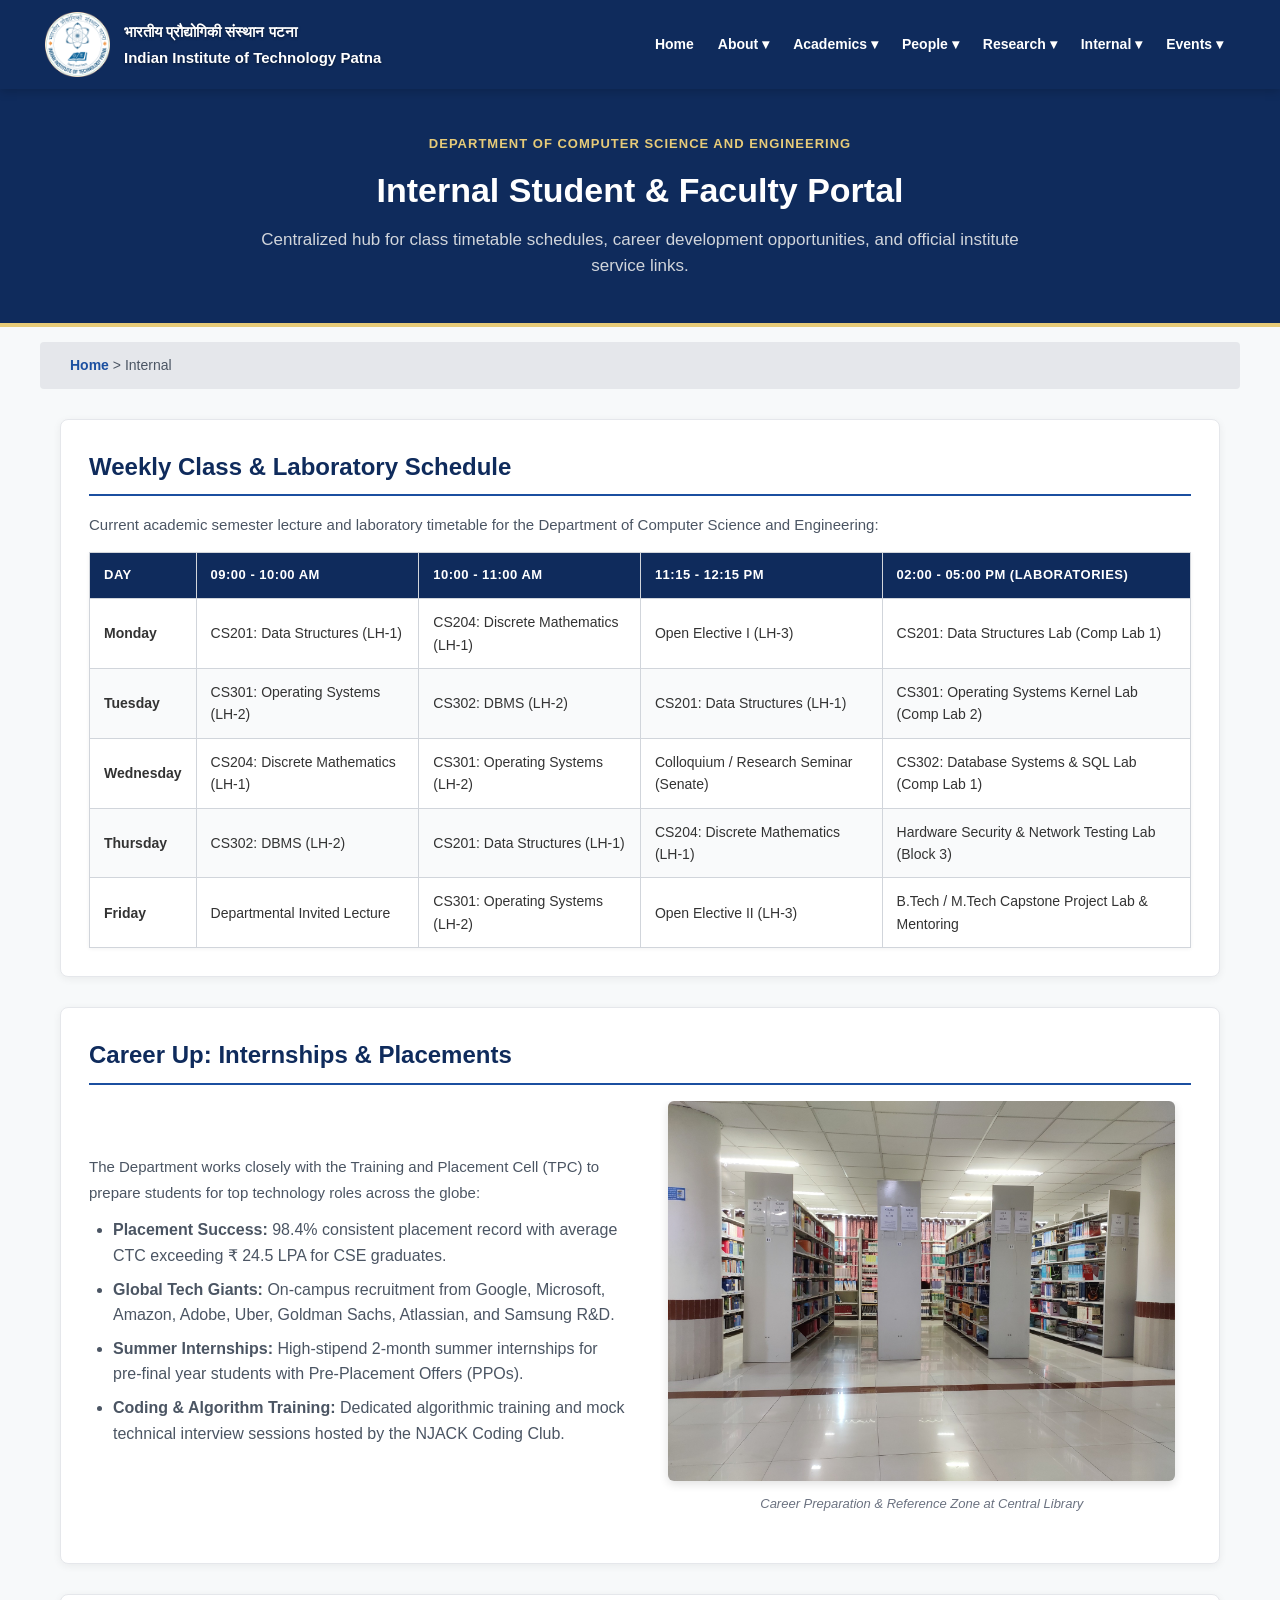
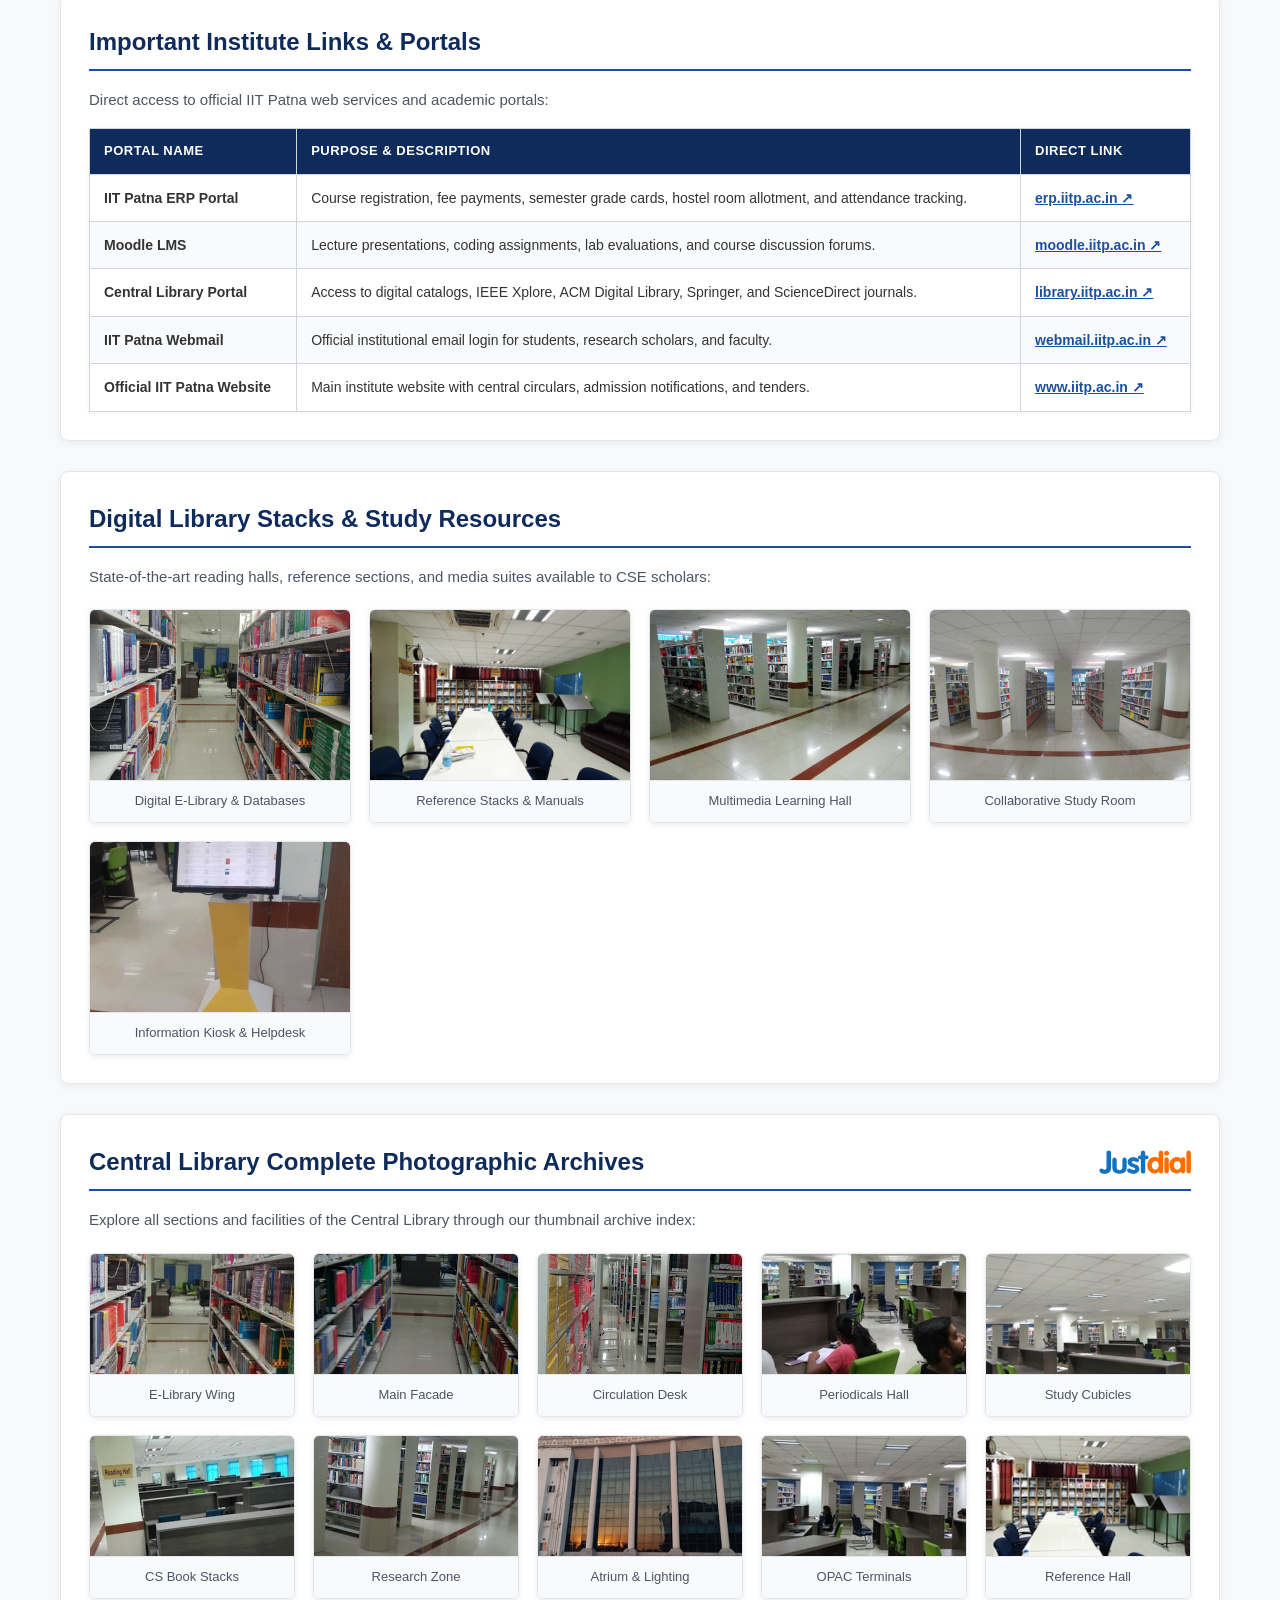
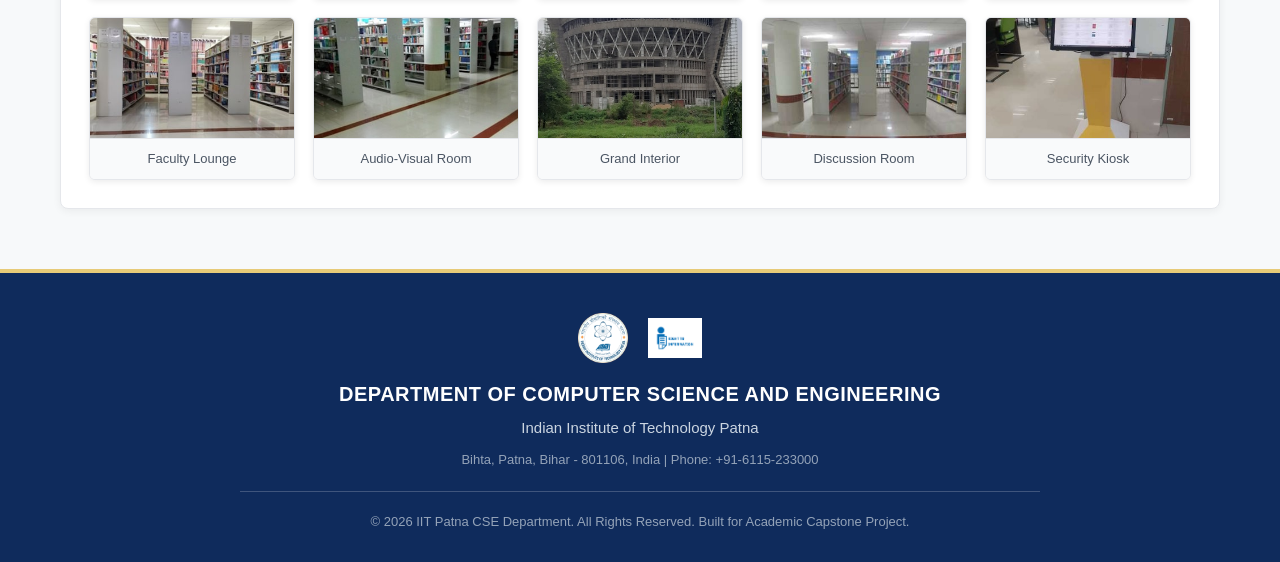
<file: pages/internal.html>
<!-- Research, Internal & Events by Ashish Kumar Pandey -->
<!DOCTYPE html>
<html lang="en">
<head>
    <meta charset="UTF-8">
    <meta name="viewport" content="width=device-width, initial-scale=1.0">
    <title>Internal - IIT Patna CSE Department</title>
    <link rel="stylesheet" href="../assets/css/style.css">
</head>
<body>

<!-- Header with Logo and Mega Menu -->
<div class="width-100 top-header inner-page-header">
    <div class="container">
        <div class="logo">
            <img src="../assets/images/logo/primary-logo.png" alt="IIT Patna Official Logo">
            <div class="logo-text">
                <h3>भारतीय प्रौद्योगिकी संस्थान पटना</h3>
                <h3>Indian Institute of Technology Patna</h3>
            </div>
        </div>

        <nav>
            <ul class="main-menu">
                <li><a href="../index.html">Home</a></li>
                
                <li class="has-mega-menu">
                    <a href="about.html">About ▾</a>
                    <div class="mega-menu">
                        <div class="mega-column">
                            <h4>The Institute</h4>
                            <a href="about.html#about-iitp">About IIT Patna</a>
                            <a href="about.html#mission">Mission</a>
                            <a href="about.html#vision">Vision</a>
                            <a href="about.html#history">History</a>
                            <a href="about.html#logo">About the Logo</a>
                        </div>
                    </div>
                </li>

                <li class="has-mega-menu">
                    <a href="academic.html">Academics ▾</a>
                    <div class="mega-menu">
                        <div class="mega-column">
                            <h4>Curriculum</h4>
                            <a href="academic.html#btech">B.Tech (CSE &amp; AI)</a>
                            <a href="academic.html#mtech">M.Tech</a>
                            <a href="academic.html#phd">Ph.D. Programme</a>
                        </div>
                        <div class="mega-column">
                            <h4>Courses</h4>
                            <a href="academic.html#courses">Courses Offered</a>
                        </div>
                    </div>
                </li>

                <li class="has-mega-menu">
                    <a href="people.html">People ▾</a>
                    <div class="mega-menu">
                        <div class="mega-column">
                            <h4>Directory</h4>
                            <a href="people.html#faculty">Faculty</a>
                            <a href="people.html#advisors">Faculty Advisors</a>
                            <a href="people.html#committees">Committees</a>
                            <a href="people.html#staff">Staff</a>
                            <a href="people.html#students">Students</a>
                        </div>
                    </div>
                </li>

                <li class="has-mega-menu">
                    <a href="research.html">Research ▾</a>
                    <div class="mega-menu">
                        <div class="mega-column">
                            <h4>Research &amp; Development</h4>
                            <a href="research.html#areas">Research Areas</a>
                            <a href="research.html#groups">Research Groups</a>
                            <a href="research.html#labs">Research Labs</a>
                        </div>
                    </div>
                </li>

                <li class="has-mega-menu">
                    <a href="internal.html">Internal ▾</a>
                    <div class="mega-menu">
                        <div class="mega-column">
                            <h4>Internal</h4>
                            <a href="internal.html#schedule">Class Schedule</a>
                            <a href="internal.html#career">Career Up</a>
                            <a href="internal.html#links">Important Links</a>
                        </div>
                    </div>
                </li>

                <li class="has-mega-menu">
                    <a href="upcoming-events.html">Events ▾</a>
                    <div class="mega-menu">
                        <div class="mega-column">
                            <h4>Events</h4>
                            <a href="upcoming-events.html">Upcoming Events</a>
                            <a href="past-events.html">Past Events</a>
                        </div>
                    </div>
                </li>
            </ul>
        </nav>
    </div>
</div>

<!-- Hero Section -->
<div class="hero">
    <p>Department of Computer Science and Engineering</p>
    <h1>Internal Student &amp; Faculty Portal</h1>
    <h3>Centralized hub for class timetable schedules, career development opportunities, and official institute service links.</h3>
</div>

<!-- Breadcrumb -->
<div class="breadcrumb">
    <a href="../index.html">Home</a> &gt; <span>Internal</span>
</div>

<!-- Main Content Area -->
<div class="page-container">

    <!-- Class Schedule Section -->
    <div class="content-card" id="schedule">
        <h2>Weekly Class &amp; Laboratory Schedule</h2>
        <p>Current academic semester lecture and laboratory timetable for the Department of Computer Science and Engineering:</p>
        
        <table class="custom-table">
            <thead>
                <tr>
                    <th>Day</th>
                    <th>09:00 - 10:00 AM</th>
                    <th>10:00 - 11:00 AM</th>
                    <th>11:15 - 12:15 PM</th>
                    <th>02:00 - 05:00 PM (Laboratories)</th>
                </tr>
            </thead>
            <tbody>
                <tr>
                    <td><strong>Monday</strong></td>
                    <td>CS201: Data Structures (LH-1)</td>
                    <td>CS204: Discrete Mathematics (LH-1)</td>
                    <td>Open Elective I (LH-3)</td>
                    <td>CS201: Data Structures Lab (Comp Lab 1)</td>
                </tr>
                <tr>
                    <td><strong>Tuesday</strong></td>
                    <td>CS301: Operating Systems (LH-2)</td>
                    <td>CS302: DBMS (LH-2)</td>
                    <td>CS201: Data Structures (LH-1)</td>
                    <td>CS301: Operating Systems Kernel Lab (Comp Lab 2)</td>
                </tr>
                <tr>
                    <td><strong>Wednesday</strong></td>
                    <td>CS204: Discrete Mathematics (LH-1)</td>
                    <td>CS301: Operating Systems (LH-2)</td>
                    <td>Colloquium / Research Seminar (Senate)</td>
                    <td>CS302: Database Systems &amp; SQL Lab (Comp Lab 1)</td>
                </tr>
                <tr>
                    <td><strong>Thursday</strong></td>
                    <td>CS302: DBMS (LH-2)</td>
                    <td>CS201: Data Structures (LH-1)</td>
                    <td>CS204: Discrete Mathematics (LH-1)</td>
                    <td>Hardware Security &amp; Network Testing Lab (Block 3)</td>
                </tr>
                <tr>
                    <td><strong>Friday</strong></td>
                    <td>Departmental Invited Lecture</td>
                    <td>CS301: Operating Systems (LH-2)</td>
                    <td>Open Elective II (LH-3)</td>
                    <td>B.Tech / M.Tech Capstone Project Lab &amp; Mentoring</td>
                </tr>
            </tbody>
        </table>
    </div>

    <!-- Career Up Section -->
    <div class="content-card" id="career">
        <h2>Career Up: Internships &amp; Placements</h2>
        <div class="two-col-grid" style="align-items: center; margin-bottom: 20px;">
            <div>
                <p>The Department works closely with the Training and Placement Cell (TPC) to prepare students for top technology roles across the globe:</p>
                <ul>
                    <li><strong>Placement Success:</strong> 98.4% consistent placement record with average CTC exceeding ₹ 24.5 LPA for CSE graduates.</li>
                    <li><strong>Global Tech Giants:</strong> On-campus recruitment from Google, Microsoft, Amazon, Adobe, Uber, Goldman Sachs, Atlassian, and Samsung R&amp;D.</li>
                    <li><strong>Summer Internships:</strong> High-stipend 2-month summer internships for pre-final year students with Pre-Placement Offers (PPOs).</li>
                    <li><strong>Coding &amp; Algorithm Training:</strong> Dedicated algorithmic training and mock technical interview sessions hosted by the NJACK Coding Club.</li>
                </ul>
            </div>
            <div class="card-img-block" style="margin: 0;">
                <img src="../assets/images/academic/library-study-lounge.jpg" alt="Study & Placement Preparation Lounge">
                <div class="caption">Career Preparation &amp; Reference Zone at Central Library</div>
            </div>
        </div>
    </div>

    <!-- Important Links Section -->
    <div class="content-card" id="links">
        <h2>Important Institute Links &amp; Portals</h2>
        <p>Direct access to official IIT Patna web services and academic portals:</p>
        
        <table class="custom-table">
            <thead>
                <tr>
                    <th>Portal Name</th>
                    <th>Purpose &amp; Description</th>
                    <th>Direct Link</th>
                </tr>
            </thead>
            <tbody>
                <tr>
                    <td><strong>IIT Patna ERP Portal</strong></td>
                    <td>Course registration, fee payments, semester grade cards, hostel room allotment, and attendance tracking.</td>
                    <td><a href="https://erp.iitp.ac.in" target="_blank" style="color: #1b4fa0; font-weight: bold;">erp.iitp.ac.in ↗</a></td>
                </tr>
                <tr>
                    <td><strong>Moodle LMS</strong></td>
                    <td>Lecture presentations, coding assignments, lab evaluations, and course discussion forums.</td>
                    <td><a href="https://moodle.iitp.ac.in" target="_blank" style="color: #1b4fa0; font-weight: bold;">moodle.iitp.ac.in ↗</a></td>
                </tr>
                <tr>
                    <td><strong>Central Library Portal</strong></td>
                    <td>Access to digital catalogs, IEEE Xplore, ACM Digital Library, Springer, and ScienceDirect journals.</td>
                    <td><a href="https://library.iitp.ac.in" target="_blank" style="color: #1b4fa0; font-weight: bold;">library.iitp.ac.in ↗</a></td>
                </tr>
                <tr>
                    <td><strong>IIT Patna Webmail</strong></td>
                    <td>Official institutional email login for students, research scholars, and faculty.</td>
                    <td><a href="https://webmail.iitp.ac.in" target="_blank" style="color: #1b4fa0; font-weight: bold;">webmail.iitp.ac.in ↗</a></td>
                </tr>
                <tr>
                    <td><strong>Official IIT Patna Website</strong></td>
                    <td>Main institute website with central circulars, admission notifications, and tenders.</td>
                    <td><a href="https://www.iitp.ac.in" target="_blank" style="color: #1b4fa0; font-weight: bold;">www.iitp.ac.in ↗</a></td>
                </tr>
            </tbody>
        </table>
    </div>

    <!-- Library E-Resources & Study Spaces Gallery -->
    <div class="content-card">
        <h2>Digital Library Stacks &amp; Study Resources</h2>
        <p>State-of-the-art reading halls, reference sections, and media suites available to CSE scholars:</p>
        <div class="gallery-grid">
            <div class="gallery-item">
                <img src="../assets/images/academic/library-digital-wing.jpg" alt="Digital E-Library Hall">
                <div class="gallery-caption">Digital E-Library &amp; Databases</div>
            </div>
            <div class="gallery-item">
                <img src="../assets/images/academic/library-reference-stacks.jpg" alt="Reference Book Stacks">
                <div class="gallery-caption">Reference Stacks &amp; Manuals</div>
            </div>
            <div class="gallery-item">
                <img src="../assets/images/academic/library-multimedia-learning.jpg" alt="Multimedia Learning Center">
                <div class="gallery-caption">Multimedia Learning Hall</div>
            </div>
            <div class="gallery-item">
                <img src="../assets/images/academic/library-collaborative-rooms.jpg" alt="Collaborative Study Rooms">
                <div class="gallery-caption">Collaborative Study Room</div>
            </div>
            <div class="gallery-item">
                <img src="../assets/images/academic/library-info-kiosk.jpg" alt="Library Information Kiosk">
                <div class="gallery-caption">Information Kiosk &amp; Helpdesk</div>
            </div>
        </div>
    </div>

    <!-- Central Library Photographic Archives (Thumbnail Collection) -->
    <div class="content-card">
        <div style="display: flex; justify-content: space-between; align-items: center; border-bottom: 2px solid #1b4fa0; padding-bottom: 8px; margin-bottom: 16px;">
            <h2 style="border: none; margin: 0; padding: 0;">Central Library Complete Photographic Archives</h2>
            <img src="../assets/images/logo/justdial-logo.svg" alt="Digital Directory Partner" style="height: 24px; width: auto;" title="Digital Campus Archive">
        </div>
        <p>Explore all sections and facilities of the Central Library through our thumbnail archive index:</p>
        <div class="gallery-grid" style="grid-template-columns: repeat(auto-fill, minmax(180px, 1fr));">
            <div class="gallery-item">
                <img src="../assets/images/academic/library-digital-wing-thumb.jpg" alt="Digital Wing Preview" style="height: 120px;">
                <div class="gallery-caption">E-Library Wing</div>
            </div>
            <div class="gallery-item">
                <img src="../assets/images/academic/library-main-entrance-thumb.jpg" alt="Main Entrance Preview" style="height: 120px;">
                <div class="gallery-caption">Main Facade</div>
            </div>
            <div class="gallery-item">
                <img src="../assets/images/academic/library-circulation-stacks-thumb.jpg" alt="Circulation Desk Preview" style="height: 120px;">
                <div class="gallery-caption">Circulation Desk</div>
            </div>
            <div class="gallery-item">
                <img src="../assets/images/academic/library-periodicals-journals-thumb.jpg" alt="Periodicals Preview" style="height: 120px;">
                <div class="gallery-caption">Periodicals Hall</div>
            </div>
            <div class="gallery-item">
                <img src="../assets/images/academic/library-reading-cubicles-thumb.jpg" alt="Study Cubicles Preview" style="height: 120px;">
                <div class="gallery-caption">Study Cubicles</div>
            </div>
            <div class="gallery-item">
                <img src="../assets/images/academic/library-book-stacks-thumb.jpg" alt="Book Stacks Preview" style="height: 120px;">
                <div class="gallery-caption">CS Book Stacks</div>
            </div>
            <div class="gallery-item">
                <img src="../assets/images/academic/library-scholars-study-space-thumb.jpg" alt="Scholars Zone Preview" style="height: 120px;">
                <div class="gallery-caption">Research Zone</div>
            </div>
            <div class="gallery-item">
                <img src="../assets/images/academic/library-atrium-lighting-thumb.jpg" alt="Atrium Lighting Preview" style="height: 120px;">
                <div class="gallery-caption">Atrium &amp; Lighting</div>
            </div>
            <div class="gallery-item">
                <img src="../assets/images/academic/library-digital-terminals-thumb.jpg" alt="OPAC Terminals Preview" style="height: 120px;">
                <div class="gallery-caption">OPAC Terminals</div>
            </div>
            <div class="gallery-item">
                <img src="../assets/images/academic/library-reference-stacks-thumb.jpg" alt="Reference Hall Preview" style="height: 120px;">
                <div class="gallery-caption">Reference Hall</div>
            </div>
            <div class="gallery-item">
                <img src="../assets/images/academic/library-study-lounge-thumb.jpg" alt="Reading Lounge Preview" style="height: 120px;">
                <div class="gallery-caption">Faculty Lounge</div>
            </div>
            <div class="gallery-item">
                <img src="../assets/images/academic/library-multimedia-learning-thumb.jpg" alt="Audio-Visual Room Preview" style="height: 120px;">
                <div class="gallery-caption">Audio-Visual Room</div>
            </div>
            <div class="gallery-item">
                <img src="../assets/images/academic/library-grand-atrium-thumb.jpg" alt="High Ceiling Preview" style="height: 120px;">
                <div class="gallery-caption">Grand Interior</div>
            </div>
            <div class="gallery-item">
                <img src="../assets/images/academic/library-collaborative-rooms-thumb.jpg" alt="Discussion Room Preview" style="height: 120px;">
                <div class="gallery-caption">Discussion Room</div>
            </div>
            <div class="gallery-item">
                <img src="../assets/images/academic/library-info-kiosk-thumb.jpg" alt="Front Kiosk Preview" style="height: 120px;">
                <div class="gallery-caption">Security Kiosk</div>
            </div>
        </div>
    </div>

</div>

<!-- Footer -->
<footer class="site-footer">
    <div class="footer-container">
        <div style="display: flex; justify-content: center; align-items: center; gap: 20px; margin-bottom: 15px;">
            <img src="../assets/images/logo/primary-logo.png" alt="IIT Patna Emblem" style="height: 50px; width: auto;">
            <img src="../assets/images/logo/rti-logo.png" alt="RTI Logo" style="height: 40px; width: auto;">
        </div>
        <h3>Department of Computer Science and Engineering</h3>
        <h4>Indian Institute of Technology Patna</h4>
        <p>Bihta, Patna, Bihar - 801106, India | Phone: +91-6115-233000</p>
        <hr>
        <p>&copy; 2026 IIT Patna CSE Department. All Rights Reserved. Built for Academic Capstone Project.</p>
    </div>
</footer>

<script src="../assets/js/slider.js"></script>
</body>
</html>
</file>
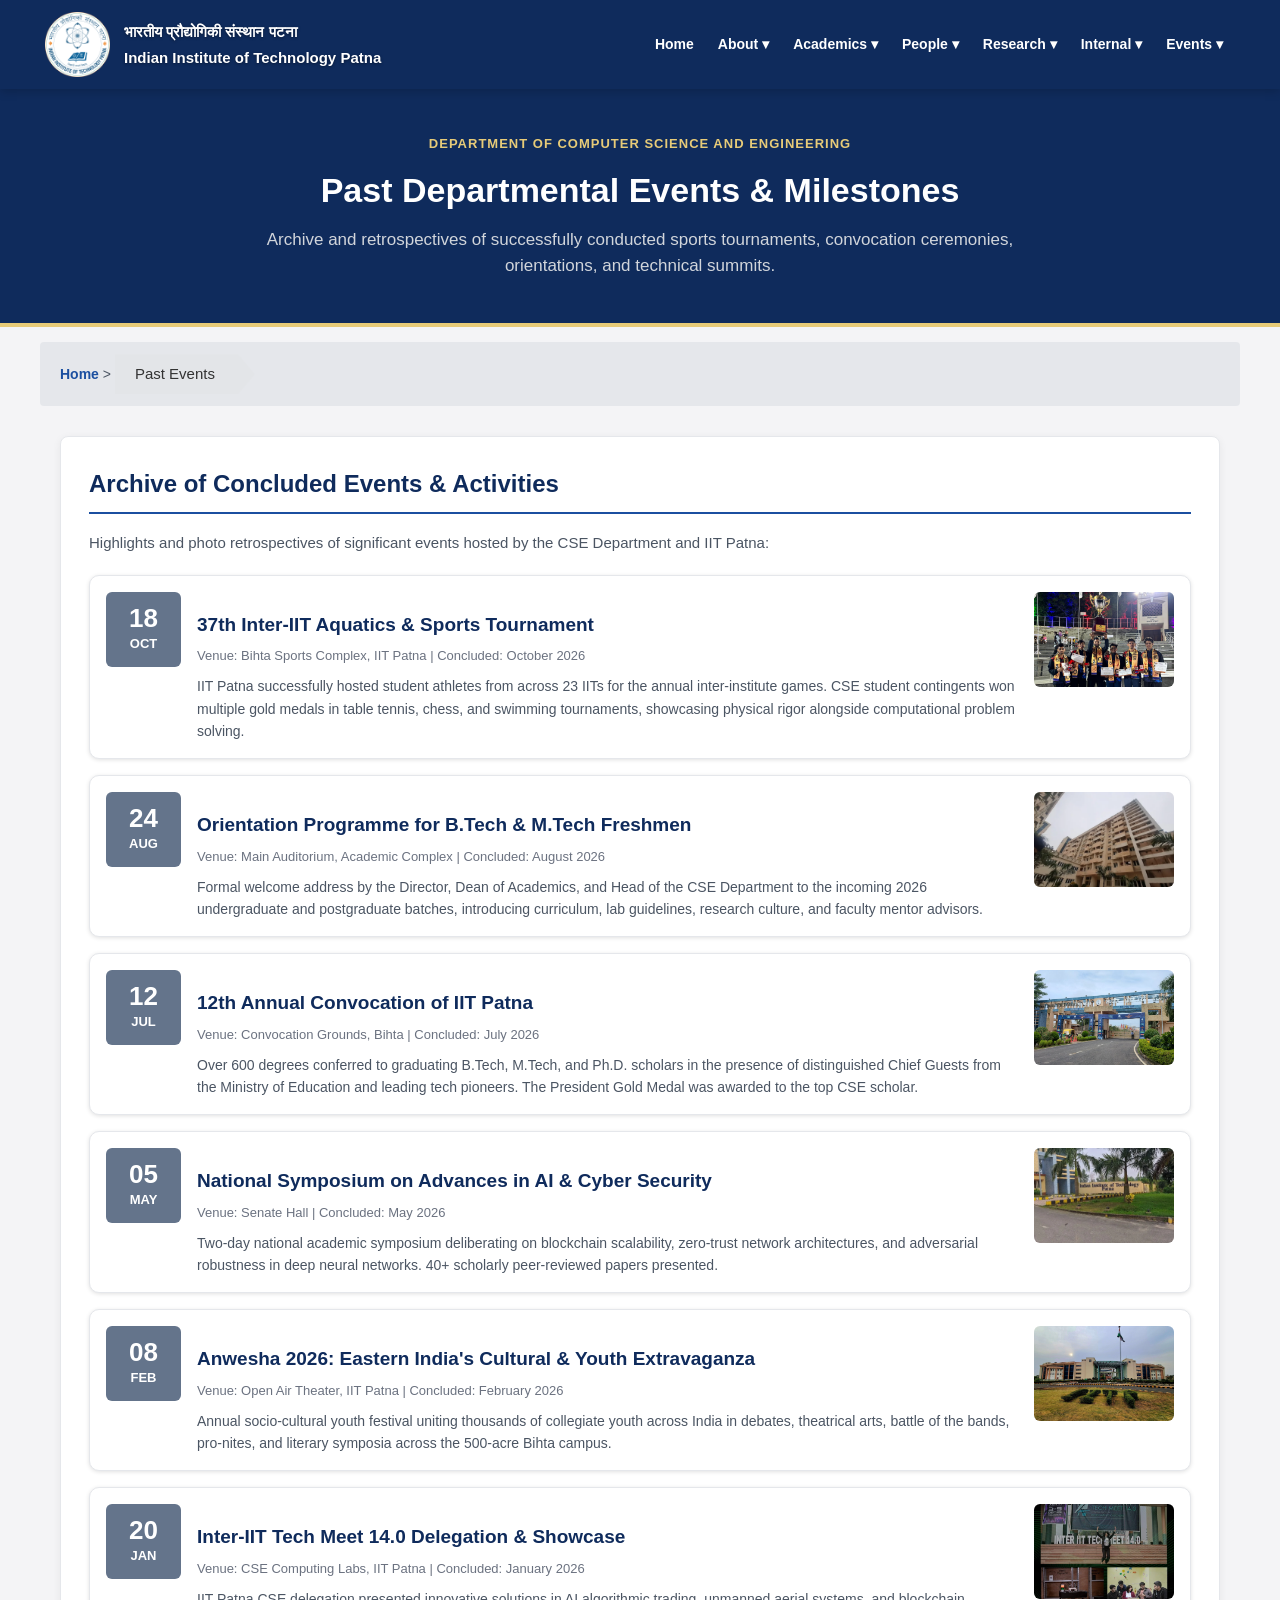
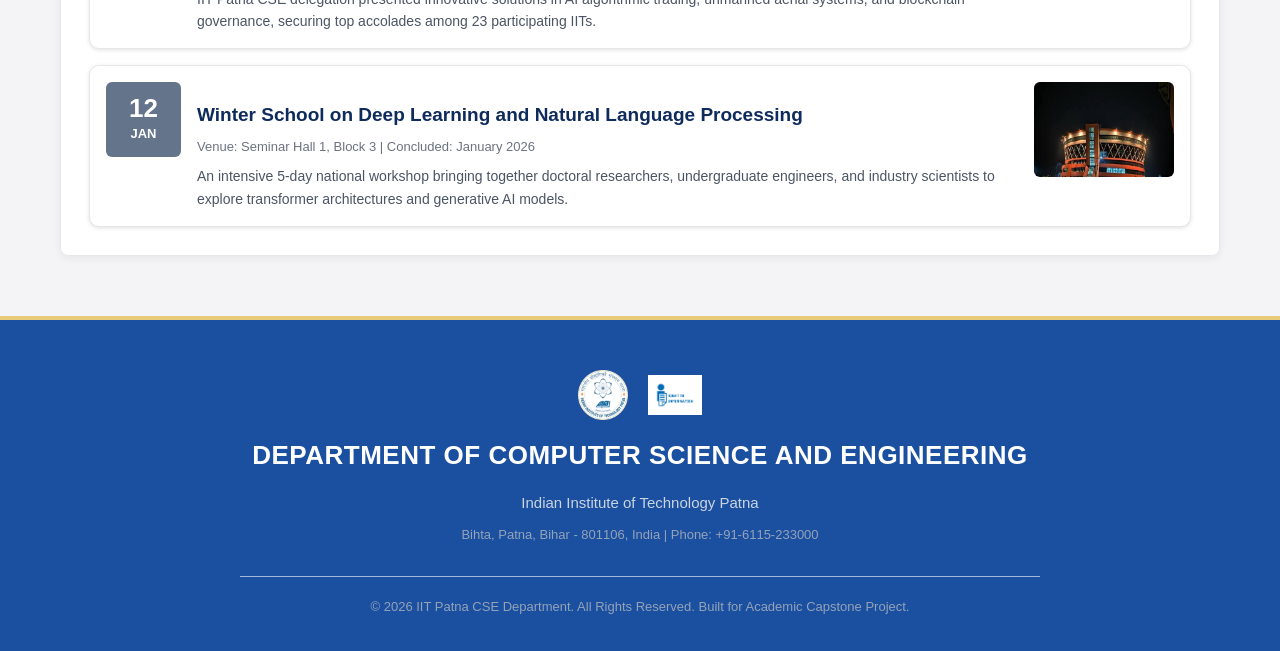
<file: pages/past-events.html>
<!-- Research, Internal & Events by Ashish Kumar Pandey -->
<!DOCTYPE html>
<html lang="en">
<head>
    <meta charset="UTF-8">
    <meta name="viewport" content="width=device-width, initial-scale=1.0">
    <title>Past Events - IIT Patna CSE Department</title>
    <link rel="stylesheet" href="../assets/css/style.css">
    <link rel="stylesheet" href="../assets/css/events.css">
</head>
<body>

<!-- Header with Logo and Mega Menu -->
<div class="width-100 top-header inner-page-header">
    <div class="container">
        <div class="logo">
            <img src="../assets/images/logo/primary-logo.png" alt="IIT Patna Official Logo">
            <div class="logo-text">
                <h3>भारतीय प्रौद्योगिकी संस्थान पटना</h3>
                <h3>Indian Institute of Technology Patna</h3>
            </div>
        </div>

        <nav>
            <ul class="main-menu">
                <li><a href="../index.html">Home</a></li>
                
                <li class="has-mega-menu">
                    <a href="about.html">About ▾</a>
                    <div class="mega-menu">
                        <div class="mega-column">
                            <h4>The Institute</h4>
                            <a href="about.html#about-iitp">About IIT Patna</a>
                            <a href="about.html#mission">Mission</a>
                            <a href="about.html#vision">Vision</a>
                            <a href="about.html#history">History</a>
                            <a href="about.html#logo">About the Logo</a>
                        </div>
                    </div>
                </li>

                <li class="has-mega-menu">
                    <a href="academic.html">Academics ▾</a>
                    <div class="mega-menu">
                        <div class="mega-column">
                            <h4>Curriculum</h4>
                            <a href="academic.html#btech">B.Tech (CSE &amp; AI)</a>
                            <a href="academic.html#mtech">M.Tech</a>
                            <a href="academic.html#phd">Ph.D. Programme</a>
                        </div>
                        <div class="mega-column">
                            <h4>Courses</h4>
                            <a href="academic.html#courses">Courses Offered</a>
                        </div>
                    </div>
                </li>

                <li class="has-mega-menu">
                    <a href="people.html">People ▾</a>
                    <div class="mega-menu">
                        <div class="mega-column">
                            <h4>Directory</h4>
                            <a href="people.html#faculty">Faculty</a>
                            <a href="people.html#advisors">Faculty Advisors</a>
                            <a href="people.html#committees">Committees</a>
                            <a href="people.html#staff">Staff</a>
                            <a href="people.html#students">Students</a>
                        </div>
                    </div>
                </li>

                <li class="has-mega-menu">
                    <a href="research.html">Research ▾</a>
                    <div class="mega-menu">
                        <div class="mega-column">
                            <h4>Research &amp; Development</h4>
                            <a href="research.html#areas">Research Areas</a>
                            <a href="research.html#groups">Research Groups</a>
                            <a href="research.html#labs">Research Labs</a>
                        </div>
                    </div>
                </li>

                <li class="has-mega-menu">
                    <a href="internal.html">Internal ▾</a>
                    <div class="mega-menu">
                        <div class="mega-column">
                            <h4>Internal</h4>
                            <a href="internal.html#schedule">Class Schedule</a>
                            <a href="internal.html#career">Career Up</a>
                            <a href="internal.html#links">Important Links</a>
                        </div>
                    </div>
                </li>

                <li class="has-mega-menu">
                    <a href="upcoming-events.html">Events ▾</a>
                    <div class="mega-menu">
                        <div class="mega-column">
                            <h4>Events</h4>
                            <a href="upcoming-events.html">Upcoming Events</a>
                            <a href="past-events.html">Past Events</a>
                        </div>
                    </div>
                </li>
            </ul>
        </nav>
    </div>
</div>

<!-- Hero Section -->
<div class="hero">
    <p>Department of Computer Science and Engineering</p>
    <h1>Past Departmental Events &amp; Milestones</h1>
    <h3>Archive and retrospectives of successfully conducted sports tournaments, convocation ceremonies, orientations, and technical summits.</h3>
</div>

<!-- Breadcrumb -->
<div class="breadcrumb">
    <a href="../index.html">Home</a> &gt; <span>Past Events</span>
</div>

<!-- Main Content Area -->
<div class="page-container">

    <div class="content-card">
        <h2>Archive of Concluded Events &amp; Activities</h2>
        <p>Highlights and photo retrospectives of significant events hosted by the CSE Department and IIT Patna:</p>

        <div class="event-list">
            
            <!-- Event 1: Inter-IIT Sports -->
            <div class="event-card">
                <div class="event-date-box past">
                    <div class="event-date-day">18</div>
                    <div class="event-date-month">OCT</div>
                </div>
                <div class="event-info">
                    <h3>37th Inter-IIT Aquatics &amp; Sports Tournament</h3>
                    <div class="event-meta">Venue: Bihta Sports Complex, IIT Patna | Concluded: October 2026</div>
                    <div class="event-desc">IIT Patna successfully hosted student athletes from across 23 IITs for the annual inter-institute games. CSE student contingents won multiple gold medals in table tennis, chess, and swimming tournaments, showcasing physical rigor alongside computational problem solving.</div>
                </div>
                <div class="event-thumb">
                    <img src="../assets/images/events/inter-iit-sports.jpeg" alt="Inter-IIT Sports Tournament">
                </div>
            </div>

            <!-- Event 2: Freshman Orientation -->
            <div class="event-card">
                <div class="event-date-box past">
                    <div class="event-date-day">24</div>
                    <div class="event-date-month">AUG</div>
                </div>
                <div class="event-info">
                    <h3>Orientation Programme for B.Tech &amp; M.Tech Freshmen</h3>
                    <div class="event-meta">Venue: Main Auditorium, Academic Complex | Concluded: August 2026</div>
                    <div class="event-desc">Formal welcome address by the Director, Dean of Academics, and Head of the CSE Department to the incoming 2026 undergraduate and postgraduate batches, introducing curriculum, lab guidelines, research culture, and faculty mentor advisors.</div>
                </div>
                <div class="event-thumb">
                    <img src="../assets/images/academic/student-collaboration.webp" alt="Freshman Orientation Day">
                </div>
            </div>

            <!-- Event 3: Annual Convocation -->
            <div class="event-card">
                <div class="event-date-box past">
                    <div class="event-date-day">12</div>
                    <div class="event-date-month">JUL</div>
                </div>
                <div class="event-info">
                    <h3>12th Annual Convocation of IIT Patna</h3>
                    <div class="event-meta">Venue: Convocation Grounds, Bihta | Concluded: July 2026</div>
                    <div class="event-desc">Over 600 degrees conferred to graduating B.Tech, M.Tech, and Ph.D. scholars in the presence of distinguished Chief Guests from the Ministry of Education and leading tech pioneers. The President Gold Medal was awarded to the top CSE scholar.</div>
                </div>
                <div class="event-thumb">
                    <img src="../assets/images/institute/campus-night-view.jpg" alt="12th Annual Convocation Ceremonial Gate">
                </div>
            </div>

            <!-- Event 4: National Symposium on AI & Cyber Security -->
            <div class="event-card">
                <div class="event-date-box past">
                    <div class="event-date-day">05</div>
                    <div class="event-date-month">MAY</div>
                </div>
                <div class="event-info">
                    <h3>National Symposium on Advances in AI &amp; Cyber Security</h3>
                    <div class="event-meta">Venue: Senate Hall | Concluded: May 2026</div>
                    <div class="event-desc">Two-day national academic symposium deliberating on blockchain scalability, zero-trust network architectures, and adversarial robustness in deep neural networks. 40+ scholarly peer-reviewed papers presented.</div>
                </div>
                <div class="event-thumb">
                    <img src="../assets/images/academic/conference-hall.webp" alt="National Symposium">
                </div>
            </div>

            <!-- Event 5: Anwesha Annual Fest Retrospective -->
            <div class="event-card">
                <div class="event-date-box past">
                    <div class="event-date-day">08</div>
                    <div class="event-date-month">FEB</div>
                </div>
                <div class="event-info">
                    <h3>Anwesha 2026: Eastern India's Cultural &amp; Youth Extravaganza</h3>
                    <div class="event-meta">Venue: Open Air Theater, IIT Patna | Concluded: February 2026</div>
                    <div class="event-desc">Annual socio-cultural youth festival uniting thousands of collegiate youth across India in debates, theatrical arts, battle of the bands, pro-nites, and literary symposia across the 500-acre Bihta campus.</div>
                </div>
                <div class="event-thumb">
                    <img src="../assets/images/institute/campus-aerial-panoramic.jpg" alt="Anwesha Festival Gathering">
                </div>
            </div>

            <!-- Event 6: Inter-IIT Tech Meet Retrospective -->
            <div class="event-card">
                <div class="event-date-box past">
                    <div class="event-date-day">20</div>
                    <div class="event-date-month">JAN</div>
                </div>
                <div class="event-info">
                    <h3>Inter-IIT Tech Meet 14.0 Delegation &amp; Showcase</h3>
                    <div class="event-meta">Venue: CSE Computing Labs, IIT Patna | Concluded: January 2026</div>
                    <div class="event-desc">IIT Patna CSE delegation presented innovative solutions in AI algorithmic trading, unmanned aerial systems, and blockchain governance, securing top accolades among 23 participating IITs.</div>
                </div>
                <div class="event-thumb">
                    <img src="../assets/images/academic/seminar-auditorium.jpeg" alt="Inter-IIT Tech Meet 14.0 Delegation &amp; Showcase">
                </div>
            </div>

            <!-- Event 7: Departmental Technical Workshop -->
            <div class="event-card">
                <div class="event-date-box past">
                    <div class="event-date-day">12</div>
                    <div class="event-date-month">JAN</div>
                </div>
                <div class="event-info">
                    <h3>Winter School on Deep Learning and Natural Language Processing</h3>
                    <div class="event-meta">Venue: Seminar Hall 1, Block 3 | Concluded: January 2026</div>
                    <div class="event-desc">An intensive 5-day national workshop bringing together doctoral researchers, undergraduate engineers, and industry scientists to explore transformer architectures and generative AI models.</div>
                </div>
                <div class="event-thumb">
                    <img src="../assets/images/events/deep-learning-workshop.jpg" alt="Winter School on Deep Learning Workshop">
                </div>
            </div>

        </div>
    </div>

</div>

<!-- Footer -->
<footer class="site-footer">
    <div class="footer-container">
        <div style="display: flex; justify-content: center; align-items: center; gap: 20px; margin-bottom: 15px;">
            <img src="../assets/images/logo/primary-logo.png" alt="IIT Patna Emblem" style="height: 50px; width: auto;">
            <img src="../assets/images/logo/rti-logo.png" alt="RTI Logo" style="height: 40px; width: auto;">
        </div>
        <h3>Department of Computer Science and Engineering</h3>
        <h4>Indian Institute of Technology Patna</h4>
        <p>Bihta, Patna, Bihar - 801106, India | Phone: +91-6115-233000</p>
        <hr>
        <p>&copy; 2026 IIT Patna CSE Department. All Rights Reserved. Built for Academic Capstone Project.</p>
    </div>
</footer>

<script src="../assets/js/slider.js"></script>
</body>
</html>
</file>
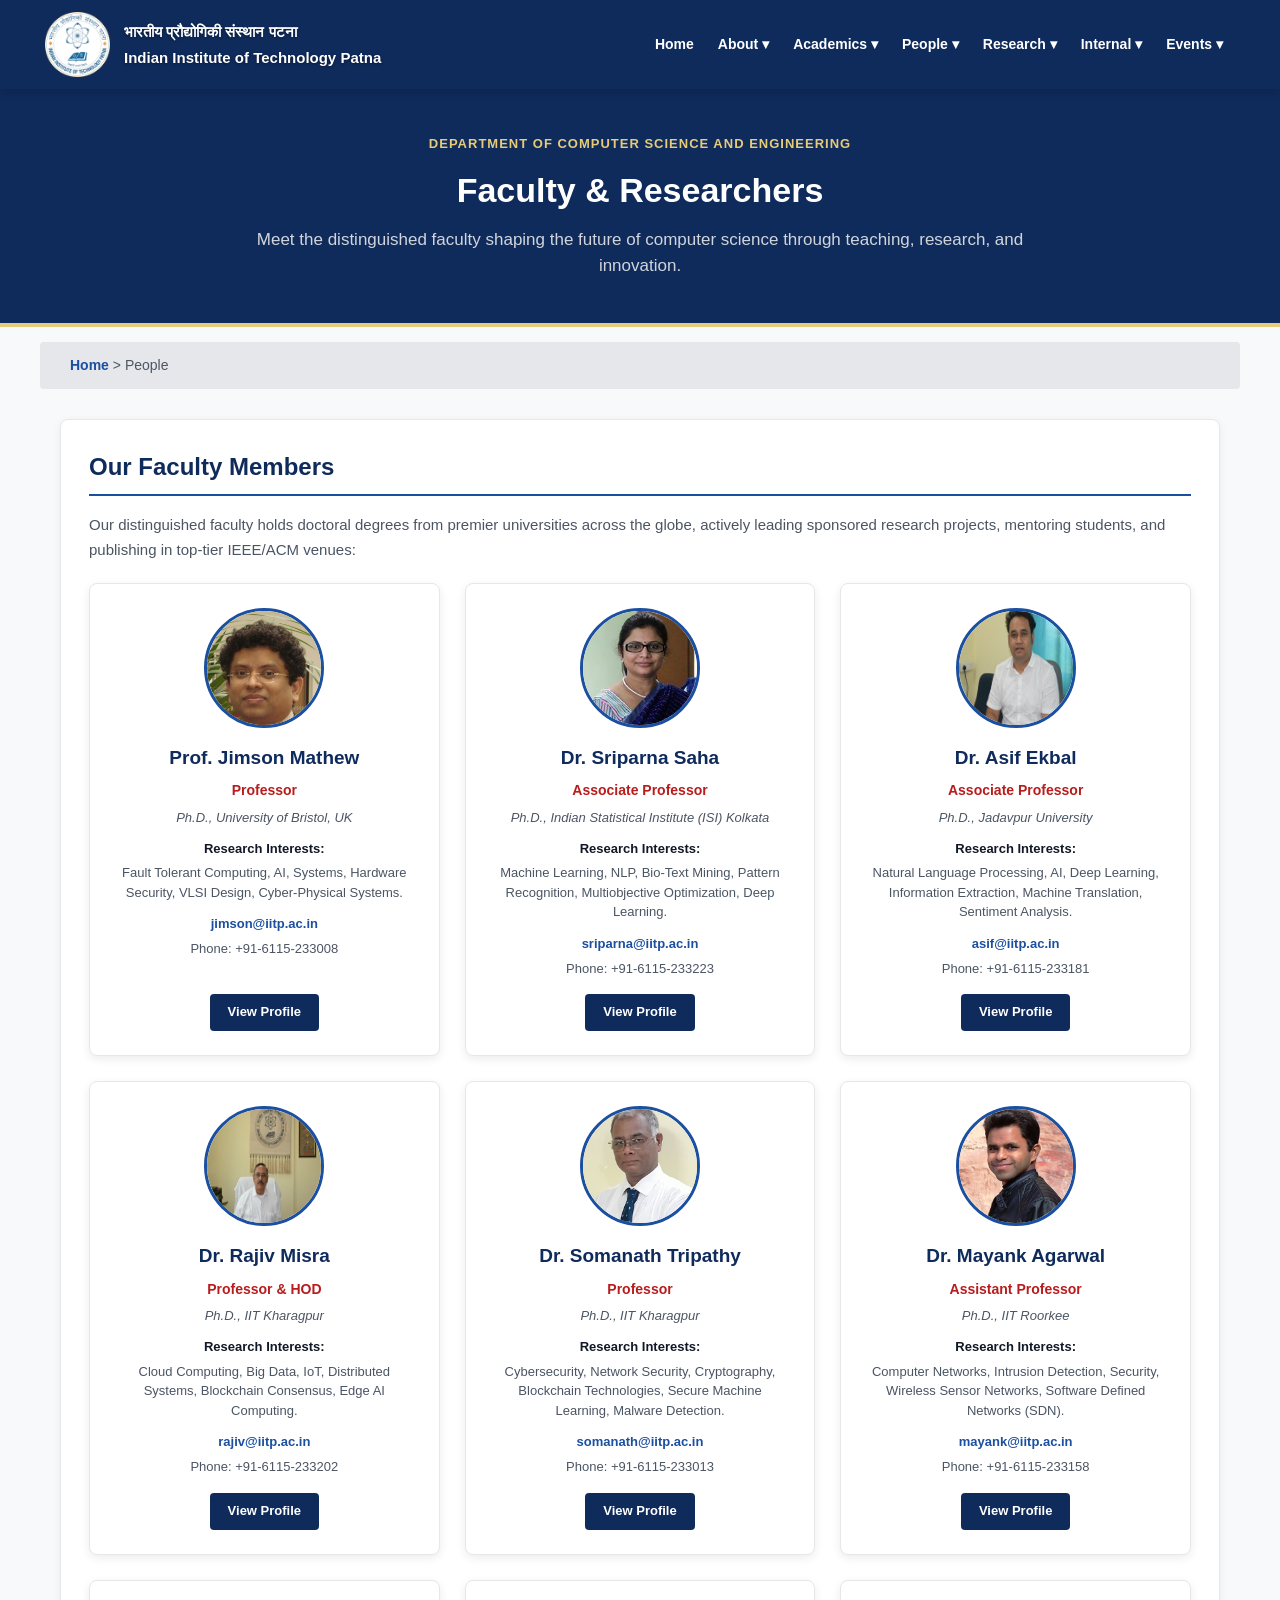
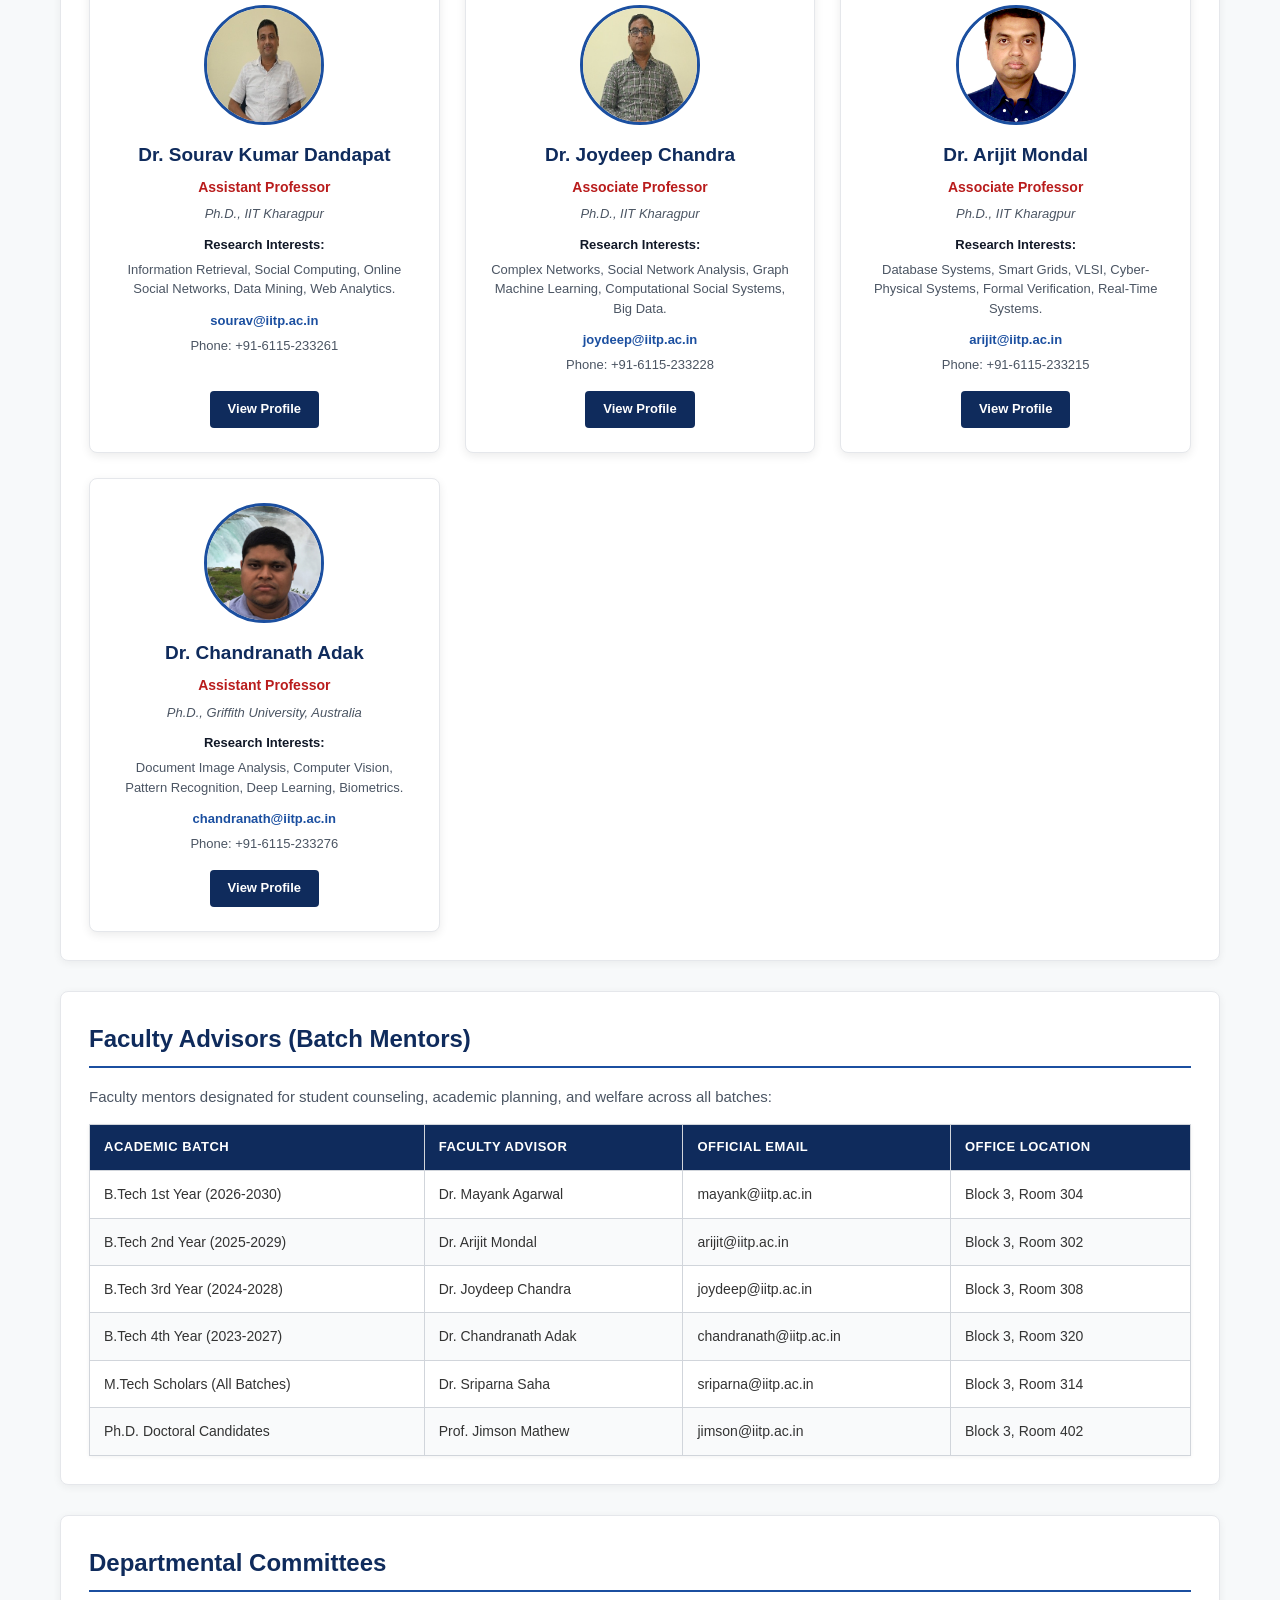
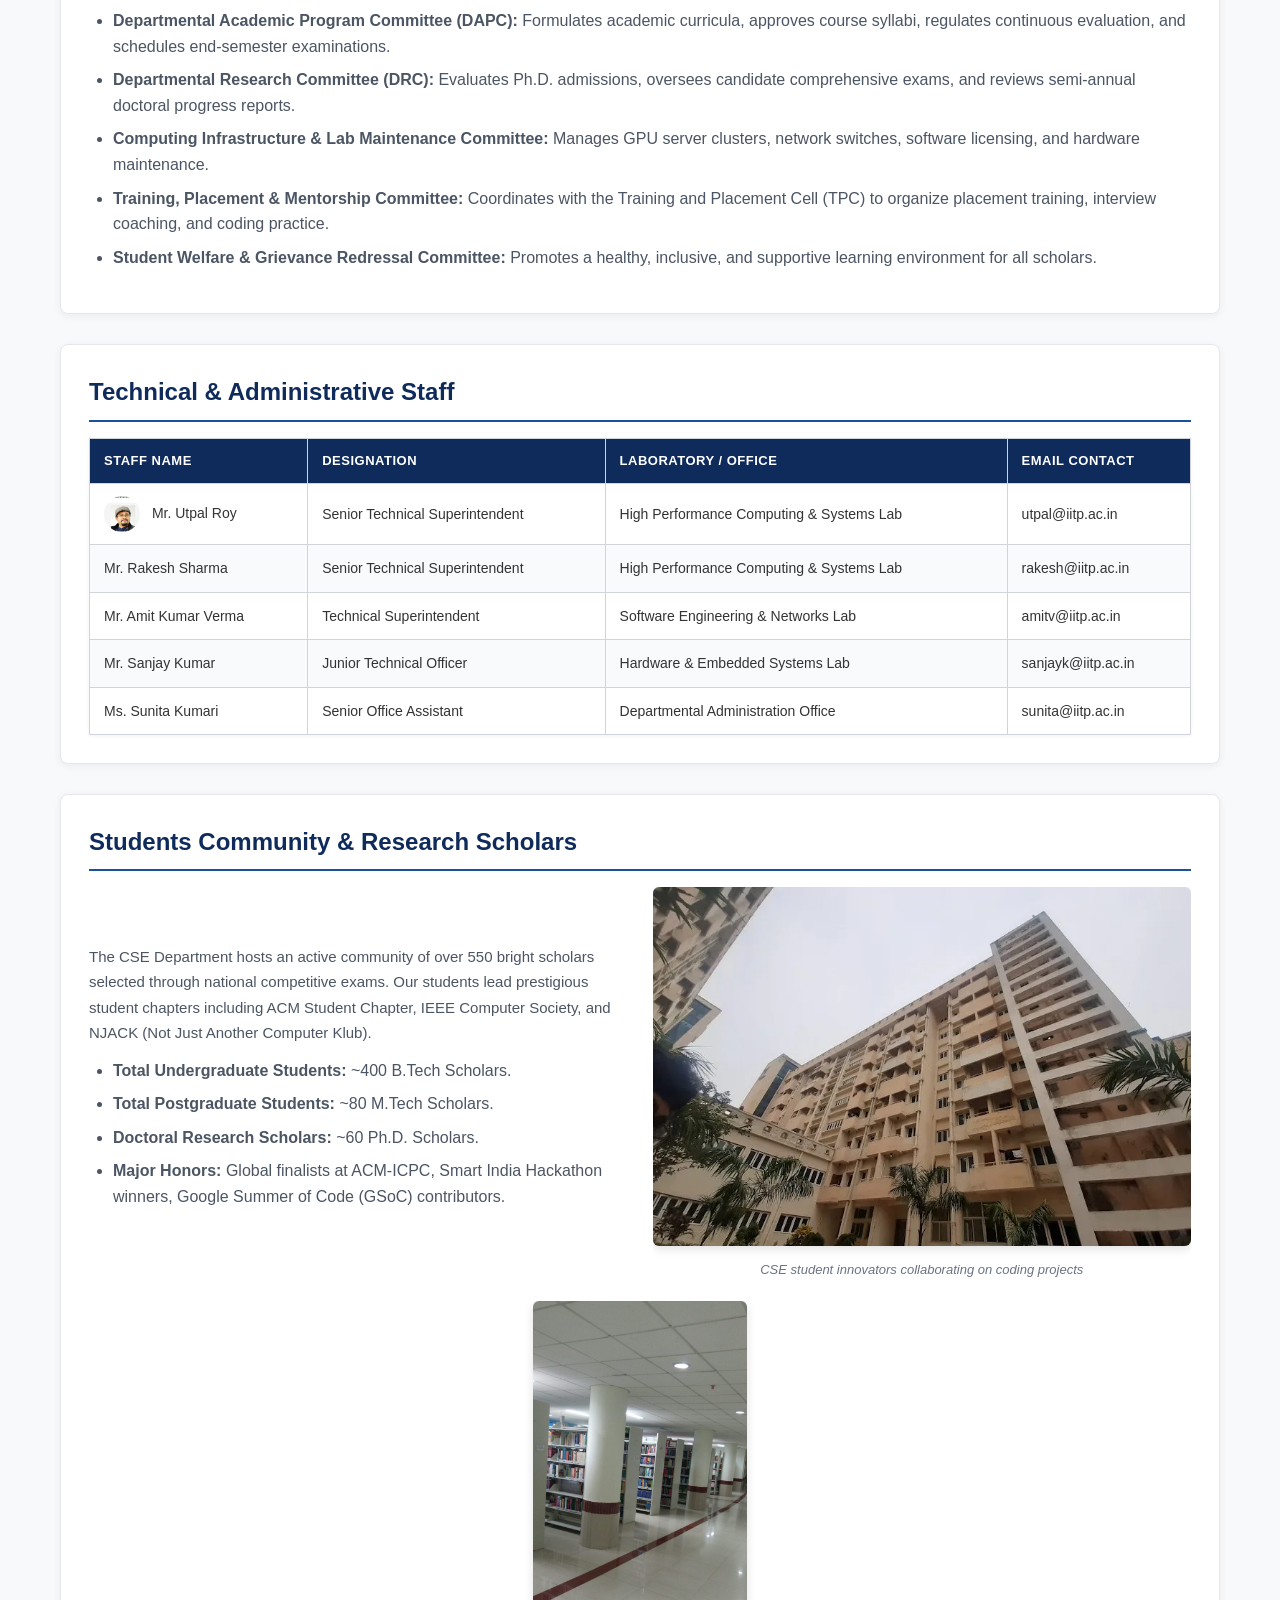
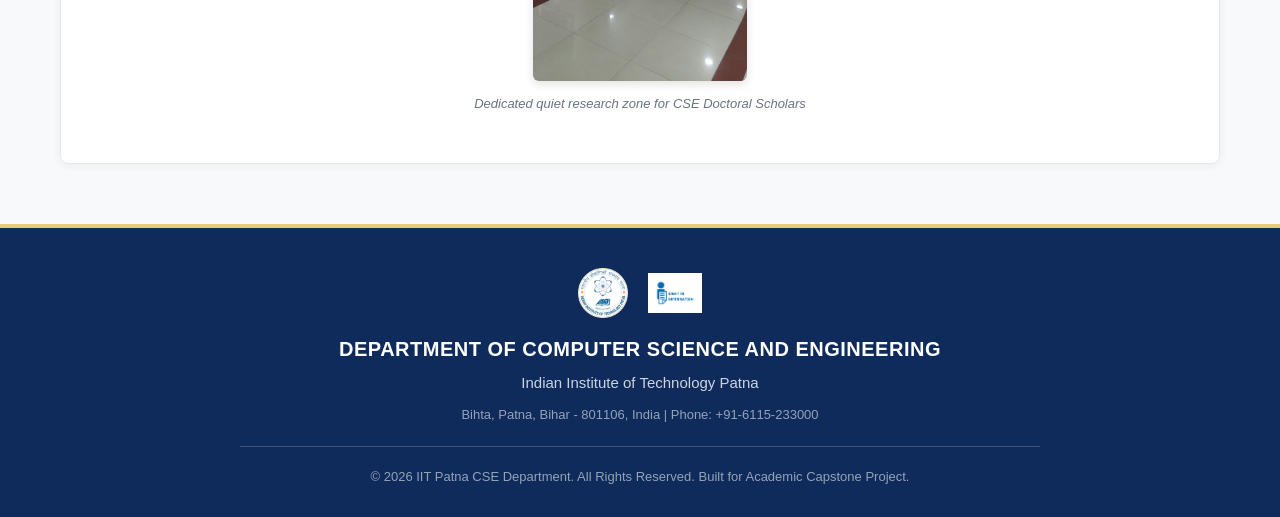
<file: pages/people.html>
<!-- People page by Anurag -->
<!DOCTYPE html>
<html lang="en">
<head>
    <meta charset="UTF-8">
    <meta name="viewport" content="width=device-width, initial-scale=1.0">
    <title>People - IIT Patna CSE Department</title>
    <link rel="stylesheet" href="../assets/css/style.css">
</head>
<body>

<!-- Header with Logo and Mega Menu -->
<div class="width-100 top-header inner-page-header">
    <div class="container">
        <div class="logo">
            <img src="../assets/images/logo/primary-logo.png" alt="IIT Patna Official Logo">
            <div class="logo-text">
                <h3>भारतीय प्रौद्योगिकी संस्थान पटना</h3>
                <h3>Indian Institute of Technology Patna</h3>
            </div>
        </div>

        <nav>
            <ul class="main-menu">
                <li><a href="../index.html">Home</a></li>
                
                <li class="has-mega-menu">
                    <a href="about.html">About ▾</a>
                    <div class="mega-menu">
                        <div class="mega-column">
                            <h4>The Institute</h4>
                            <a href="about.html#about-iitp">About IIT Patna</a>
                            <a href="about.html#mission">Mission</a>
                            <a href="about.html#vision">Vision</a>
                            <a href="about.html#history">History</a>
                            <a href="about.html#logo">About the Logo</a>
                        </div>
                    </div>
                </li>

                <li class="has-mega-menu">
                    <a href="academic.html">Academics ▾</a>
                    <div class="mega-menu">
                        <div class="mega-column">
                            <h4>Curriculum</h4>
                            <a href="academic.html#btech">B.Tech (CSE &amp; AI)</a>
                            <a href="academic.html#mtech">M.Tech</a>
                            <a href="academic.html#phd">Ph.D. Programme</a>
                        </div>
                        <div class="mega-column">
                            <h4>Courses</h4>
                            <a href="academic.html#courses">Courses Offered</a>
                        </div>
                    </div>
                </li>

                <li class="has-mega-menu">
                    <a href="people.html">People ▾</a>
                    <div class="mega-menu">
                        <div class="mega-column">
                            <h4>Directory</h4>
                            <a href="people.html#faculty">Faculty</a>
                            <a href="people.html#advisors">Faculty Advisors</a>
                            <a href="people.html#committees">Committees</a>
                            <a href="people.html#staff">Staff</a>
                            <a href="people.html#students">Students</a>
                        </div>
                    </div>
                </li>

                <li class="has-mega-menu">
                    <a href="research.html">Research ▾</a>
                    <div class="mega-menu">
                        <div class="mega-column">
                            <h4>Research &amp; Development</h4>
                            <a href="research.html#areas">Research Areas</a>
                            <a href="research.html#groups">Research Groups</a>
                            <a href="research.html#labs">Research Labs</a>
                        </div>
                    </div>
                </li>

                <li class="has-mega-menu">
                    <a href="internal.html">Internal ▾</a>
                    <div class="mega-menu">
                        <div class="mega-column">
                            <h4>Internal</h4>
                            <a href="internal.html#schedule">Class Schedule</a>
                            <a href="internal.html#career">Career Up</a>
                            <a href="internal.html#links">Important Links</a>
                        </div>
                    </div>
                </li>

                <li class="has-mega-menu">
                    <a href="upcoming-events.html">Events ▾</a>
                    <div class="mega-menu">
                        <div class="mega-column">
                            <h4>Events</h4>
                            <a href="upcoming-events.html">Upcoming Events</a>
                            <a href="past-events.html">Past Events</a>
                        </div>
                    </div>
                </li>
            </ul>
        </nav>
    </div>
</div>

<!-- Hero Section -->
<div class="hero">
    <p>Department of Computer Science and Engineering</p>
    <h1>Faculty &amp; Researchers</h1>
    <h3>Meet the distinguished faculty shaping the future of computer science through teaching, research, and innovation.</h3>
</div>

<!-- Breadcrumb -->
<div class="breadcrumb">
    <a href="../index.html">Home</a> &gt; <span>People</span>
</div>

<!-- Main Content Area -->
<div class="page-container">

    <!-- Faculty Section with Real Photos & Details -->
    <div class="content-card" id="faculty">
        <h2>Our Faculty Members</h2>
        <p>Our distinguished faculty holds doctoral degrees from premier universities across the globe, actively leading sponsored research projects, mentoring students, and publishing in top-tier IEEE/ACM venues:</p>
        
        <div class="faculty-grid">
            
            <!-- 1. Prof. Jimson Mathew -->
            <div class="faculty-card">
                <div>
                    <div class="faculty-image-box">
                        <img src="../assets/images/faculty/jimson-mathew.jpg" alt="Prof. Jimson Mathew" onerror="this.src='../assets/images/faculty/default-avatar.svg'">
                    </div>
                    <h3>Prof. Jimson Mathew</h3>
                    <h4>Professor</h4>
                    <div class="faculty-phd">Ph.D., University of Bristol, UK</div>
                    <div class="faculty-area-title">Research Interests:</div>
                    <div class="faculty-area">Fault Tolerant Computing, AI, Systems, Hardware Security, VLSI Design, Cyber-Physical Systems.</div>
                    <div class="faculty-email">jimson@iitp.ac.in</div>
                    <div class="faculty-phone">Phone: +91-6115-233008</div>
                </div>
                <a class="profile-btn" href="https://www.iitp.ac.in/departments/computer-science-engineering/faculty" target="_blank">View Profile</a>
            </div>

            <!-- 2. Dr. Sriparna Saha -->
            <div class="faculty-card">
                <div>
                    <div class="faculty-image-box">
                        <img src="../assets/images/faculty/sriparna-saha.jpg" alt="Dr. Sriparna Saha" onerror="this.src='../assets/images/faculty/default-avatar.svg'">
                    </div>
                    <h3>Dr. Sriparna Saha</h3>
                    <h4>Associate Professor</h4>
                    <div class="faculty-phd">Ph.D., Indian Statistical Institute (ISI) Kolkata</div>
                    <div class="faculty-area-title">Research Interests:</div>
                    <div class="faculty-area">Machine Learning, NLP, Bio-Text Mining, Pattern Recognition, Multiobjective Optimization, Deep Learning.</div>
                    <div class="faculty-email">sriparna@iitp.ac.in</div>
                    <div class="faculty-phone">Phone: +91-6115-233223</div>
                </div>
                <a class="profile-btn" href="https://www.iitp.ac.in/~sriparna/" target="_blank">View Profile</a>
            </div>

            <!-- 3. Dr. Asif Ekbal -->
            <div class="faculty-card">
                <div>
                    <div class="faculty-image-box">
                        <img src="../assets/images/faculty/asif-ekbal.jpg" alt="Dr. Asif Ekbal" onerror="this.src='../assets/images/faculty/default-avatar.svg'">
                    </div>
                    <h3>Dr. Asif Ekbal</h3>
                    <h4>Associate Professor</h4>
                    <div class="faculty-phd">Ph.D., Jadavpur University</div>
                    <div class="faculty-area-title">Research Interests:</div>
                    <div class="faculty-area">Natural Language Processing, AI, Deep Learning, Information Extraction, Machine Translation, Sentiment Analysis.</div>
                    <div class="faculty-email">asif@iitp.ac.in</div>
                    <div class="faculty-phone">Phone: +91-6115-233181</div>
                </div>
                <a class="profile-btn" href="https://www.iitp.ac.in/departments/computer-science-engineering/faculty" target="_blank">View Profile</a>
            </div>

            <!-- 4. Dr. Rajiv Misra -->
            <div class="faculty-card">
                <div>
                    <div class="faculty-image-box">
                        <img src="../assets/images/faculty/rajiv-misra.jpg" alt="Dr. Rajiv Misra" onerror="this.src='../assets/images/faculty/default-avatar.svg'">
                    </div>
                    <h3>Dr. Rajiv Misra</h3>
                    <h4>Professor &amp; HOD</h4>
                    <div class="faculty-phd">Ph.D., IIT Kharagpur</div>
                    <div class="faculty-area-title">Research Interests:</div>
                    <div class="faculty-area">Cloud Computing, Big Data, IoT, Distributed Systems, Blockchain Consensus, Edge AI Computing.</div>
                    <div class="faculty-email">rajiv@iitp.ac.in</div>
                    <div class="faculty-phone">Phone: +91-6115-233202</div>
                </div>
                <a class="profile-btn" href="https://www.iitp.ac.in/departments/computer-science-engineering/faculty/profile?id=97" target="_blank">View Profile</a>
            </div>

            <!-- 5. Dr. Somanath Tripathy -->
            <div class="faculty-card">
                <div>
                    <div class="faculty-image-box">
                        <img src="../assets/images/faculty/somanath-tripathy.jpg" alt="Dr. Somanath Tripathy" onerror="this.src='../assets/images/faculty/default-avatar.svg'">
                    </div>
                    <h3>Dr. Somanath Tripathy</h3>
                    <h4>Professor</h4>
                    <div class="faculty-phd">Ph.D., IIT Kharagpur</div>
                    <div class="faculty-area-title">Research Interests:</div>
                    <div class="faculty-area">Cybersecurity, Network Security, Cryptography, Blockchain Technologies, Secure Machine Learning, Malware Detection.</div>
                    <div class="faculty-email">somanath@iitp.ac.in</div>
                    <div class="faculty-phone">Phone: +91-6115-233013</div>
                </div>
                <a class="profile-btn" href="https://www.iitp.ac.in/departments/computer-science-engineering/faculty" target="_blank">View Profile</a>
            </div>

            <!-- 6. Dr. Mayank Agarwal -->
            <div class="faculty-card">
                <div>
                    <div class="faculty-image-box">
                        <img src="../assets/images/faculty/mayank-agarwal.jpg" alt="Dr. Mayank Agarwal" onerror="this.src='../assets/images/faculty/default-avatar.svg'">
                    </div>
                    <h3>Dr. Mayank Agarwal</h3>
                    <h4>Assistant Professor</h4>
                    <div class="faculty-phd">Ph.D., IIT Roorkee</div>
                    <div class="faculty-area-title">Research Interests:</div>
                    <div class="faculty-area">Computer Networks, Intrusion Detection, Security, Wireless Sensor Networks, Software Defined Networks (SDN).</div>
                    <div class="faculty-email">mayank@iitp.ac.in</div>
                    <div class="faculty-phone">Phone: +91-6115-233158</div>
                </div>
                <a class="profile-btn" href="https://www.iitp.ac.in/departments/computer-science-engineering/faculty" target="_blank">View Profile</a>
            </div>

            <!-- 7. Dr. Sourav Kumar Dandapat -->
            <div class="faculty-card">
                <div>
                    <div class="faculty-image-box">
                        <img src="../assets/images/faculty/sourav-dandapat.jpg" alt="Dr. Sourav Kumar Dandapat" onerror="this.src='../assets/images/faculty/default-avatar.svg'">
                    </div>
                    <h3>Dr. Sourav Kumar Dandapat</h3>
                    <h4>Assistant Professor</h4>
                    <div class="faculty-phd">Ph.D., IIT Kharagpur</div>
                    <div class="faculty-area-title">Research Interests:</div>
                    <div class="faculty-area">Information Retrieval, Social Computing, Online Social Networks, Data Mining, Web Analytics.</div>
                    <div class="faculty-email">sourav@iitp.ac.in</div>
                    <div class="faculty-phone">Phone: +91-6115-233261</div>
                </div>
                <a class="profile-btn" href="https://www.iitp.ac.in/departments/computer-science-engineering/faculty" target="_blank">View Profile</a>
            </div>

            <!-- 8. Dr. Joydeep Chandra -->
            <div class="faculty-card">
                <div>
                    <div class="faculty-image-box">
                        <img src="../assets/images/faculty/joydeep-chandra.jpg" alt="Dr. Joydeep Chandra" onerror="this.src='../assets/images/faculty/default-avatar.svg'">
                    </div>
                    <h3>Dr. Joydeep Chandra</h3>
                    <h4>Associate Professor</h4>
                    <div class="faculty-phd">Ph.D., IIT Kharagpur</div>
                    <div class="faculty-area-title">Research Interests:</div>
                    <div class="faculty-area">Complex Networks, Social Network Analysis, Graph Machine Learning, Computational Social Systems, Big Data.</div>
                    <div class="faculty-email">joydeep@iitp.ac.in</div>
                    <div class="faculty-phone">Phone: +91-6115-233228</div>
                </div>
                <a class="profile-btn" href="https://www.iitp.ac.in/~joydeep/" target="_blank">View Profile</a>
            </div>

            <!-- 9. Dr. Arijit Mondal -->
            <div class="faculty-card">
                <div>
                    <div class="faculty-image-box">
                        <img src="../assets/images/faculty/arijit-mondal.jpg" alt="Dr. Arijit Mondal" onerror="this.src='../assets/images/faculty/default-avatar.svg'">
                    </div>
                    <h3>Dr. Arijit Mondal</h3>
                    <h4>Associate Professor</h4>
                    <div class="faculty-phd">Ph.D., IIT Kharagpur</div>
                    <div class="faculty-area-title">Research Interests:</div>
                    <div class="faculty-area">Database Systems, Smart Grids, VLSI, Cyber-Physical Systems, Formal Verification, Real-Time Systems.</div>
                    <div class="faculty-email">arijit@iitp.ac.in</div>
                    <div class="faculty-phone">Phone: +91-6115-233215</div>
                </div>
                <a class="profile-btn" href="https://www.iitp.ac.in/departments/computer-science-engineering/faculty" target="_blank">View Profile</a>
            </div>

            <!-- 10. Dr. Chandranath Adak -->
            <div class="faculty-card">
                <div>
                    <div class="faculty-image-box">
                        <img src="../assets/images/faculty/chandranath-adak.jpg" alt="Dr. Chandranath Adak" onerror="this.src='../assets/images/faculty/default-avatar.svg'">
                    </div>
                    <h3>Dr. Chandranath Adak</h3>
                    <h4>Assistant Professor</h4>
                    <div class="faculty-phd">Ph.D., Griffith University, Australia</div>
                    <div class="faculty-area-title">Research Interests:</div>
                    <div class="faculty-area">Document Image Analysis, Computer Vision, Pattern Recognition, Deep Learning, Biometrics.</div>
                    <div class="faculty-email">chandranath@iitp.ac.in</div>
                    <div class="faculty-phone">Phone: +91-6115-233276</div>
                </div>
                <a class="profile-btn" href="https://www.iitp.ac.in/departments/computer-science-engineering/faculty" target="_blank">View Profile</a>
            </div>

        </div>
    </div>

    <!-- Faculty Advisors Section -->
    <div class="content-card" id="advisors">
        <h2>Faculty Advisors (Batch Mentors)</h2>
        <p>Faculty mentors designated for student counseling, academic planning, and welfare across all batches:</p>
        <table class="custom-table">
            <thead>
                <tr>
                    <th>Academic Batch</th>
                    <th>Faculty Advisor</th>
                    <th>Official Email</th>
                    <th>Office Location</th>
                </tr>
            </thead>
            <tbody>
                <tr>
                    <td>B.Tech 1st Year (2026-2030)</td>
                    <td>Dr. Mayank Agarwal</td>
                    <td>mayank@iitp.ac.in</td>
                    <td>Block 3, Room 304</td>
                </tr>
                <tr>
                    <td>B.Tech 2nd Year (2025-2029)</td>
                    <td>Dr. Arijit Mondal</td>
                    <td>arijit@iitp.ac.in</td>
                    <td>Block 3, Room 302</td>
                </tr>
                <tr>
                    <td>B.Tech 3rd Year (2024-2028)</td>
                    <td>Dr. Joydeep Chandra</td>
                    <td>joydeep@iitp.ac.in</td>
                    <td>Block 3, Room 308</td>
                </tr>
                <tr>
                    <td>B.Tech 4th Year (2023-2027)</td>
                    <td>Dr. Chandranath Adak</td>
                    <td>chandranath@iitp.ac.in</td>
                    <td>Block 3, Room 320</td>
                </tr>
                <tr>
                    <td>M.Tech Scholars (All Batches)</td>
                    <td>Dr. Sriparna Saha</td>
                    <td>sriparna@iitp.ac.in</td>
                    <td>Block 3, Room 314</td>
                </tr>
                <tr>
                    <td>Ph.D. Doctoral Candidates</td>
                    <td>Prof. Jimson Mathew</td>
                    <td>jimson@iitp.ac.in</td>
                    <td>Block 3, Room 402</td>
                </tr>
            </tbody>
        </table>
    </div>

    <!-- Departmental Committees Section -->
    <div class="content-card" id="committees">
        <h2>Departmental Committees</h2>
        <ul>
            <li><strong>Departmental Academic Program Committee (DAPC):</strong> Formulates academic curricula, approves course syllabi, regulates continuous evaluation, and schedules end-semester examinations.</li>
            <li><strong>Departmental Research Committee (DRC):</strong> Evaluates Ph.D. admissions, oversees candidate comprehensive exams, and reviews semi-annual doctoral progress reports.</li>
            <li><strong>Computing Infrastructure &amp; Lab Maintenance Committee:</strong> Manages GPU server clusters, network switches, software licensing, and hardware maintenance.</li>
            <li><strong>Training, Placement &amp; Mentorship Committee:</strong> Coordinates with the Training and Placement Cell (TPC) to organize placement training, interview coaching, and coding practice.</li>
            <li><strong>Student Welfare &amp; Grievance Redressal Committee:</strong> Promotes a healthy, inclusive, and supportive learning environment for all scholars.</li>
        </ul>
    </div>

    <!-- Technical & Administrative Staff -->
    <div class="content-card" id="staff">
        <h2>Technical &amp; Administrative Staff</h2>
        <table class="custom-table">
            <thead>
                <tr>
                    <th>Staff Name</th>
                    <th>Designation</th>
                    <th>Laboratory / Office</th>
                    <th>Email Contact</th>
                </tr>
            </thead>
            <tbody>
                <tr>
                    <td><img src="../assets/images/faculty/utpal-roy.png" alt="Mr. Utpal Roy" style="width: 36px; height: 36px; border-radius: 50%; object-fit: cover; vertical-align: middle; margin-right: 8px;"> Mr. Utpal Roy</td>
                    <td>Senior Technical Superintendent</td>
                    <td>High Performance Computing &amp; Systems Lab</td>
                    <td>utpal@iitp.ac.in</td>
                </tr>
                <tr>
                    <td>Mr. Rakesh Sharma</td>
                    <td>Senior Technical Superintendent</td>
                    <td>High Performance Computing &amp; Systems Lab</td>
                    <td>rakesh@iitp.ac.in</td>
                </tr>
                <tr>
                    <td>Mr. Amit Kumar Verma</td>
                    <td>Technical Superintendent</td>
                    <td>Software Engineering &amp; Networks Lab</td>
                    <td>amitv@iitp.ac.in</td>
                </tr>
                <tr>
                    <td>Mr. Sanjay Kumar</td>
                    <td>Junior Technical Officer</td>
                    <td>Hardware &amp; Embedded Systems Lab</td>
                    <td>sanjayk@iitp.ac.in</td>
                </tr>
                <tr>
                    <td>Ms. Sunita Kumari</td>
                    <td>Senior Office Assistant</td>
                    <td>Departmental Administration Office</td>
                    <td>sunita@iitp.ac.in</td>
                </tr>
            </tbody>
        </table>
    </div>

    <!-- Students Community & Scholar Life -->
    <div class="content-card" id="students">
        <h2>Students Community &amp; Research Scholars</h2>
        <div class="two-col-grid" style="align-items: center; margin-bottom: 20px;">
            <div>
                <p>The CSE Department hosts an active community of over 550 bright scholars selected through national competitive exams. Our students lead prestigious student chapters including ACM Student Chapter, IEEE Computer Society, and NJACK (Not Just Another Computer Klub).</p>
                <ul>
                    <li><strong>Total Undergraduate Students:</strong> ~400 B.Tech Scholars.</li>
                    <li><strong>Total Postgraduate Students:</strong> ~80 M.Tech Scholars.</li>
                    <li><strong>Doctoral Research Scholars:</strong> ~60 Ph.D. Scholars.</li>
                    <li><strong>Major Honors:</strong> Global finalists at ACM-ICPC, Smart India Hackathon winners, Google Summer of Code (GSoC) contributors.</li>
                </ul>
            </div>
            <div class="card-img-block" style="margin: 0;">
                <img src="../assets/images/academic/student-collaboration.webp" alt="IIT Patna CSE Students Innovating">
                <div class="caption">CSE student innovators collaborating on coding projects</div>
            </div>
        </div>

        <div class="card-img-block" style="margin-top: 15px;">
            <img src="../assets/images/academic/library-scholars-study-space.jpg" alt="Dedicated Research Scholars Study Space">
            <div class="caption">Dedicated quiet research zone for CSE Doctoral Scholars</div>
        </div>
    </div>

</div>

<!-- Footer -->
<footer class="site-footer">
    <div class="footer-container">
        <div style="display: flex; justify-content: center; align-items: center; gap: 20px; margin-bottom: 15px;">
            <img src="../assets/images/logo/primary-logo.png" alt="IIT Patna Emblem" style="height: 50px; width: auto;">
            <img src="../assets/images/logo/rti-logo.png" alt="RTI Logo" style="height: 40px; width: auto;">
        </div>
        <h3>Department of Computer Science and Engineering</h3>
        <h4>Indian Institute of Technology Patna</h4>
        <p>Bihta, Patna, Bihar - 801106, India | Phone: +91-6115-233000</p>
        <hr>
        <p>&copy; 2026 IIT Patna CSE Department. All Rights Reserved. Built for Academic Capstone Project.</p>
    </div>
</footer>

<script src="../assets/js/slider.js"></script>
</body>
</html>
</file>
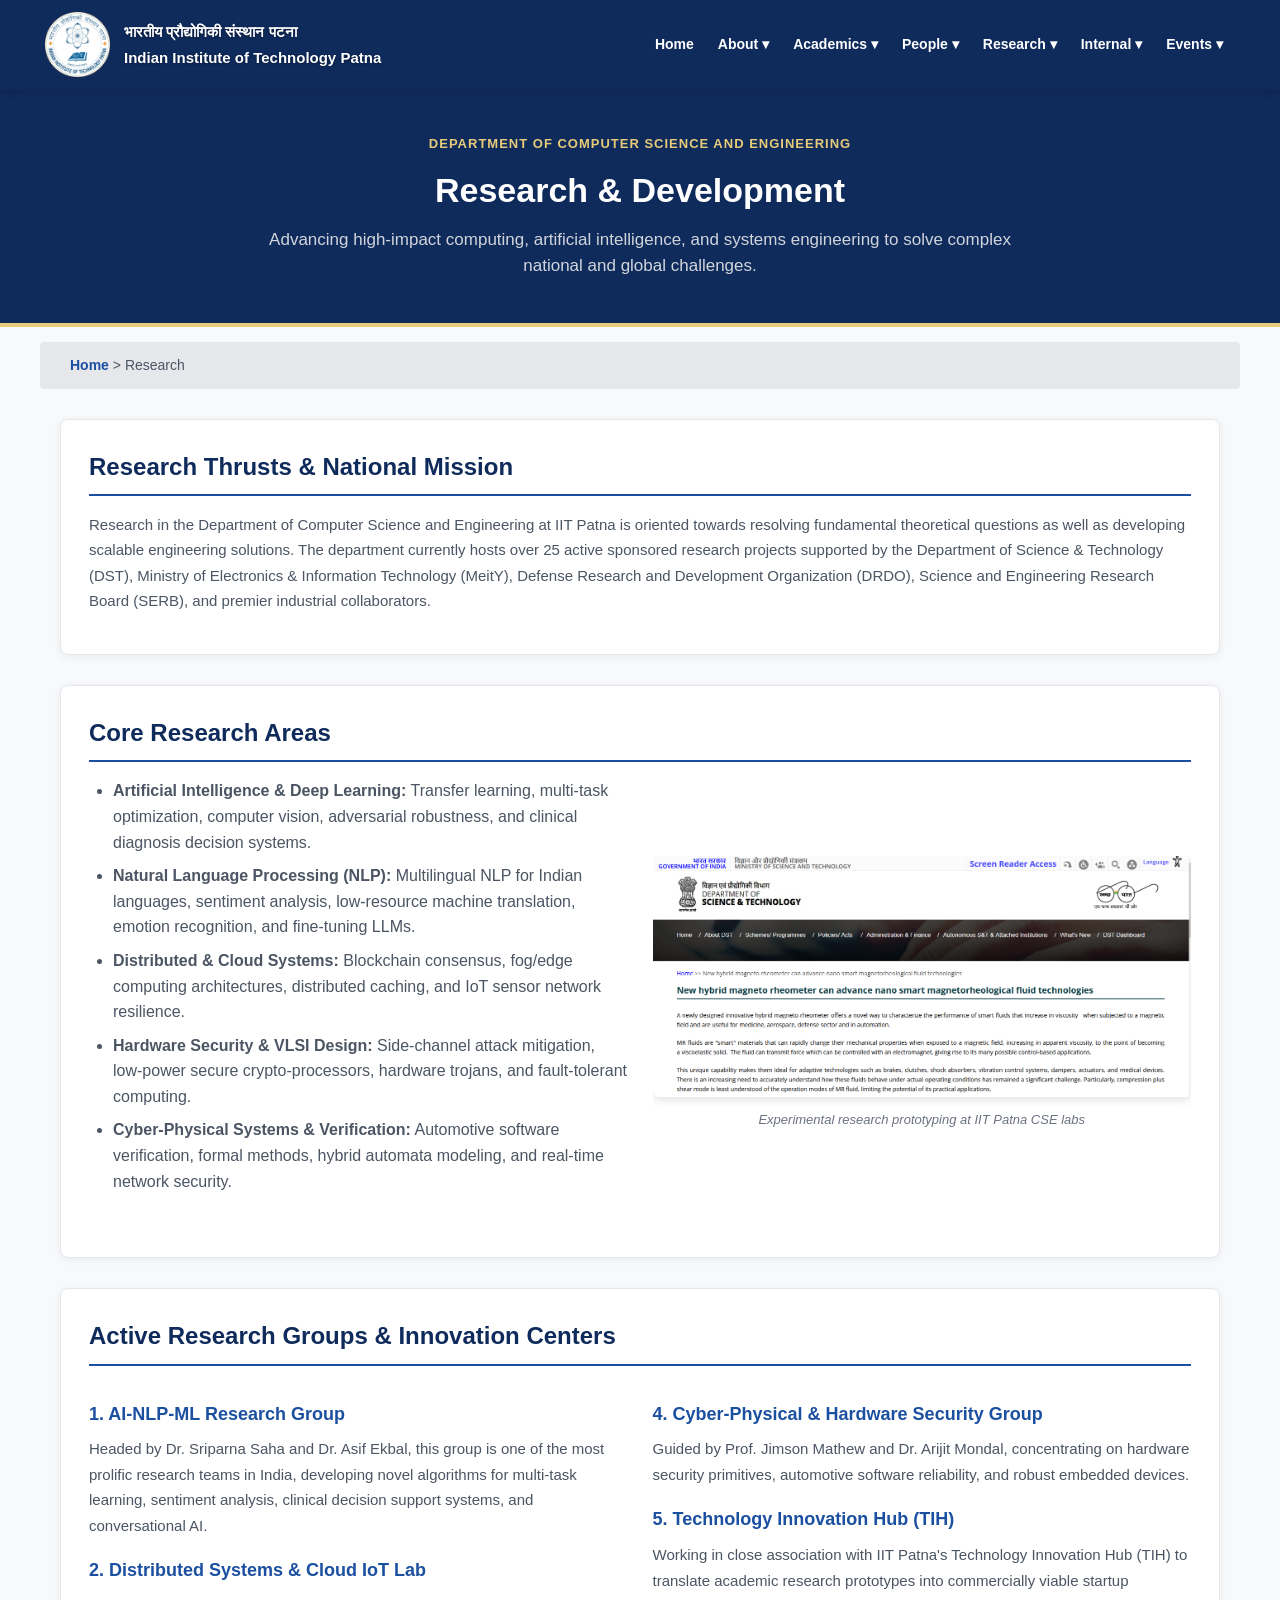
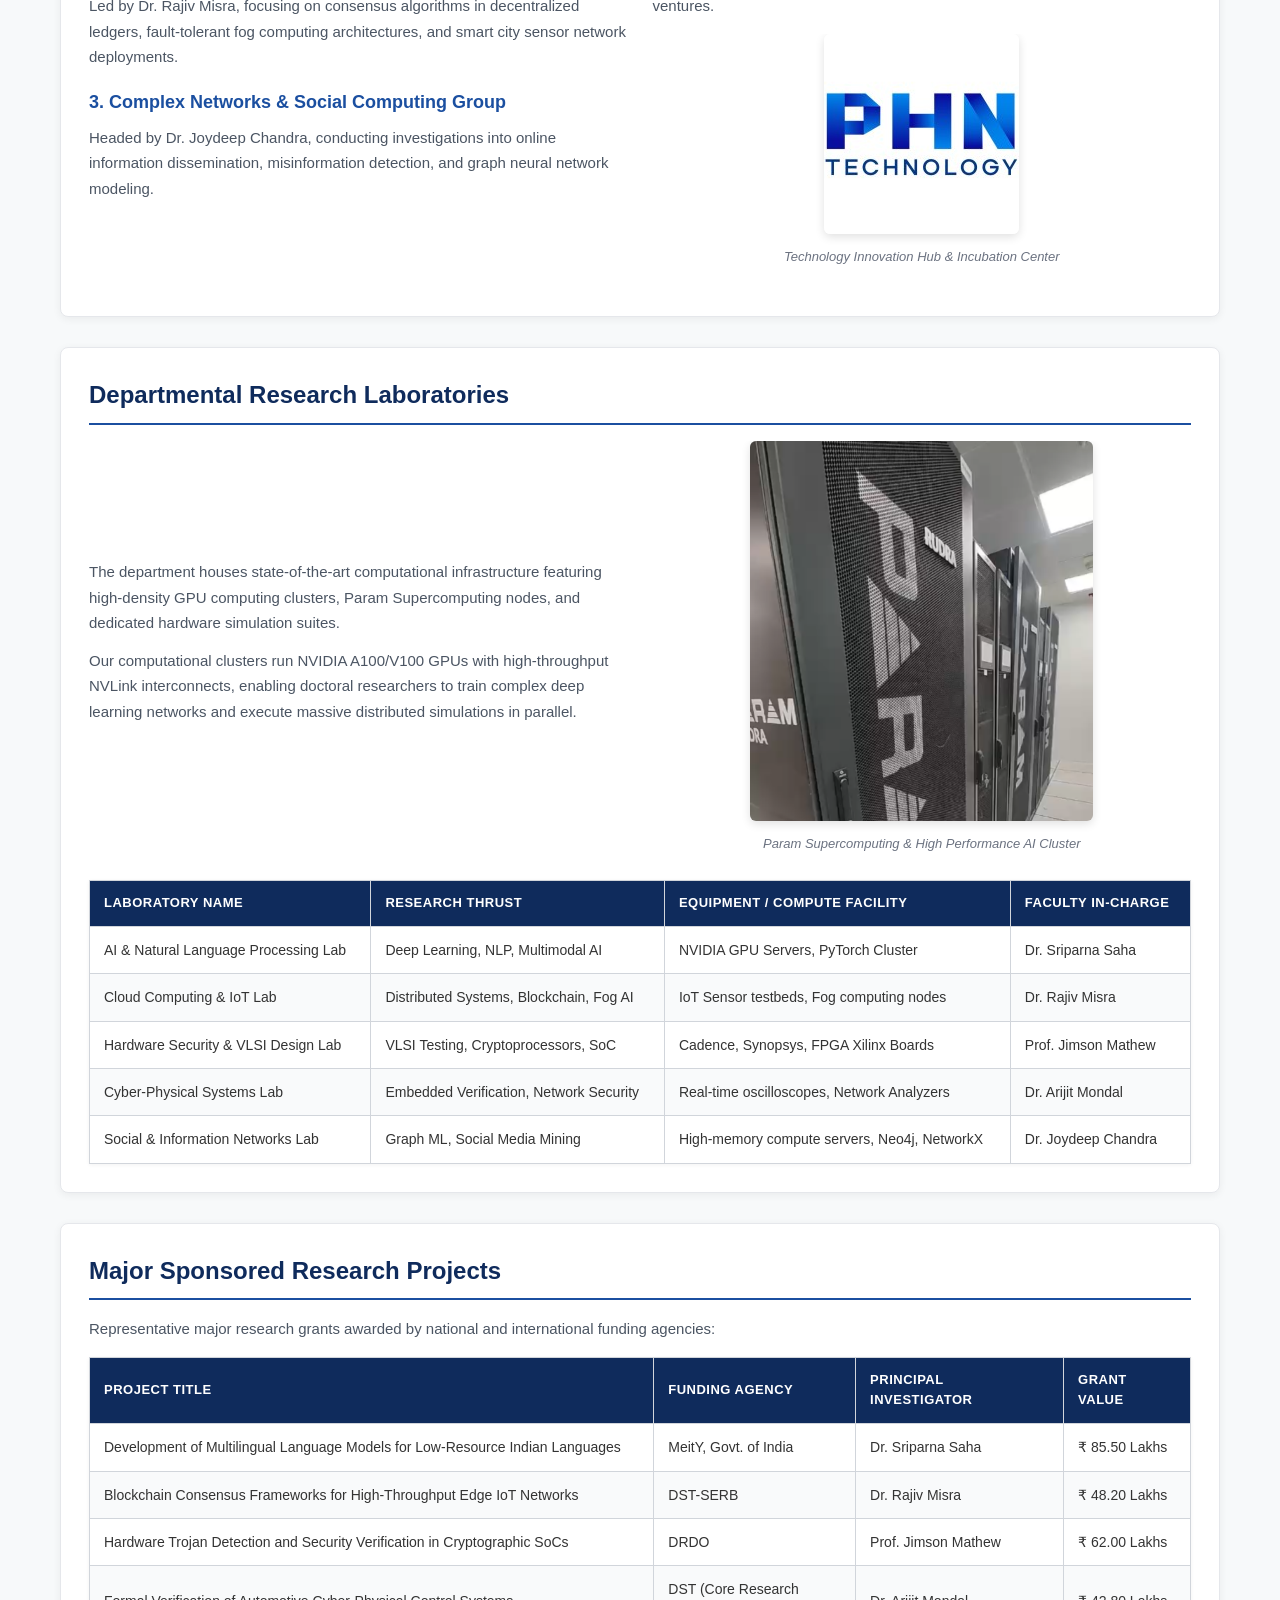
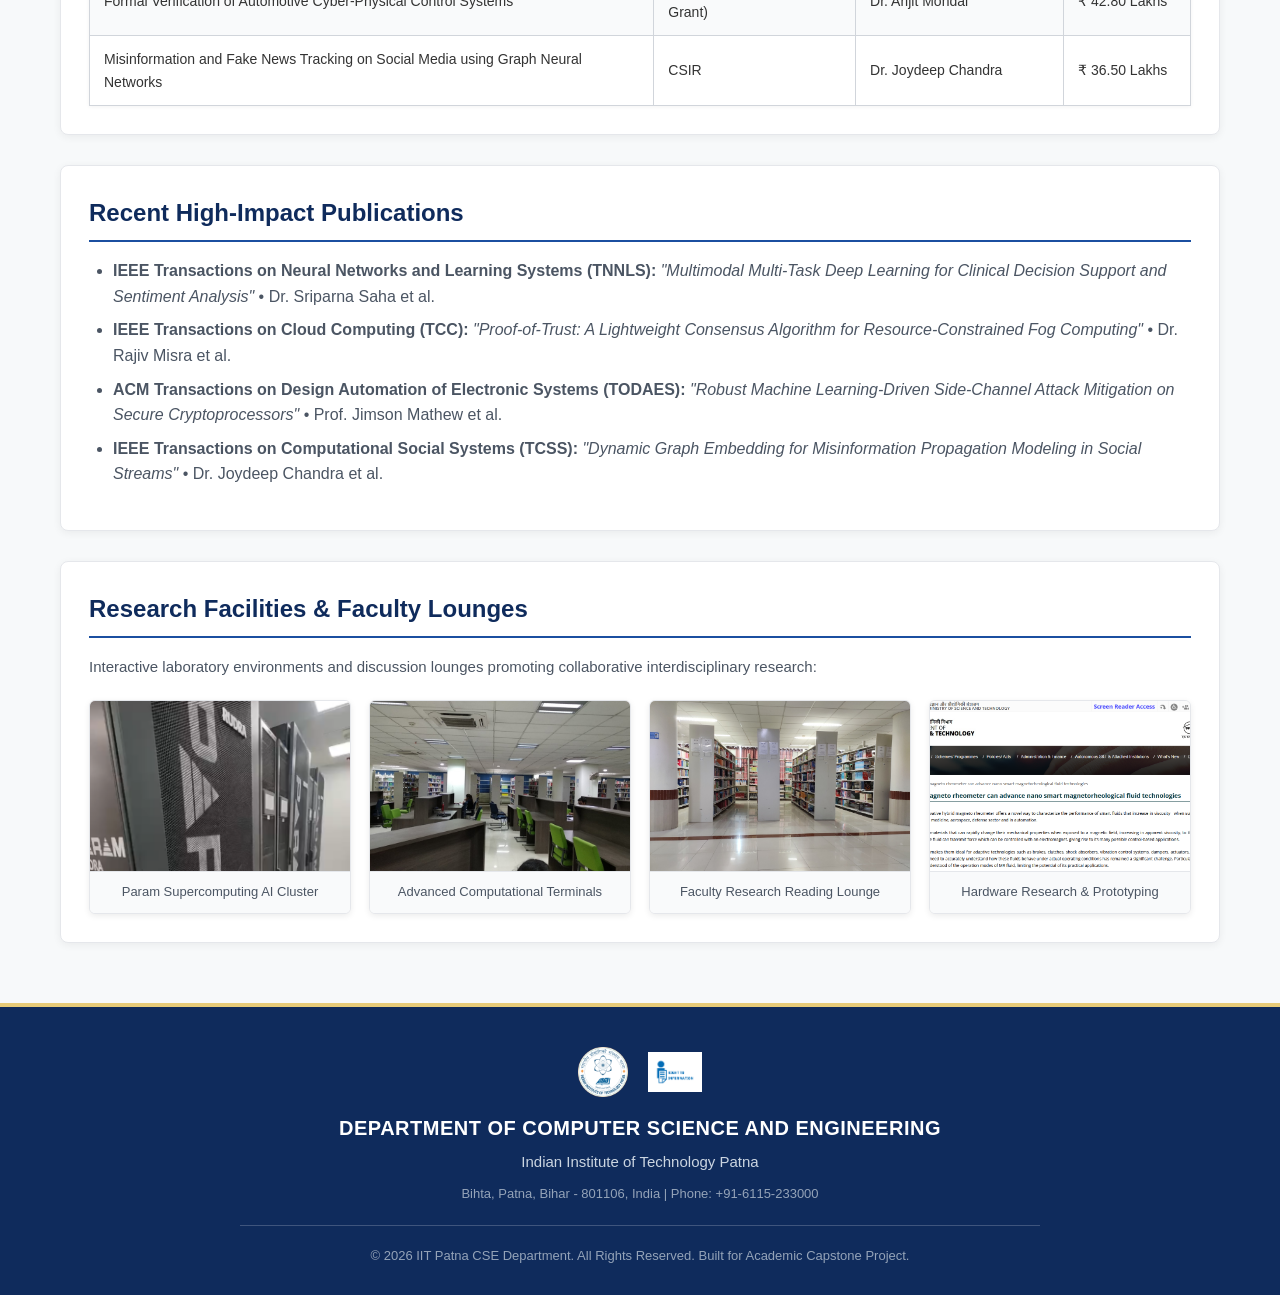
<file: pages/research.html>
<!-- Research, Internal & Events by Ashish Kumar Pandey -->
<!DOCTYPE html>
<html lang="en">
<head>
    <meta charset="UTF-8">
    <meta name="viewport" content="width=device-width, initial-scale=1.0">
    <title>Research - IIT Patna CSE Department</title>
    <link rel="stylesheet" href="../assets/css/style.css">
</head>
<body>

<!-- Header with Logo and Mega Menu -->
<div class="width-100 top-header inner-page-header">
    <div class="container">
        <div class="logo">
            <img src="../assets/images/logo/primary-logo.png" alt="IIT Patna Official Logo">
            <div class="logo-text">
                <h3>भारतीय प्रौद्योगिकी संस्थान पटना</h3>
                <h3>Indian Institute of Technology Patna</h3>
            </div>
        </div>

        <nav>
            <ul class="main-menu">
                <li><a href="../index.html">Home</a></li>
                
                <li class="has-mega-menu">
                    <a href="about.html">About ▾</a>
                    <div class="mega-menu">
                        <div class="mega-column">
                            <h4>The Institute</h4>
                            <a href="about.html#about-iitp">About IIT Patna</a>
                            <a href="about.html#mission">Mission</a>
                            <a href="about.html#vision">Vision</a>
                            <a href="about.html#history">History</a>
                            <a href="about.html#logo">About the Logo</a>
                        </div>
                    </div>
                </li>

                <li class="has-mega-menu">
                    <a href="academic.html">Academics ▾</a>
                    <div class="mega-menu">
                        <div class="mega-column">
                            <h4>Curriculum</h4>
                            <a href="academic.html#btech">B.Tech (CSE &amp; AI)</a>
                            <a href="academic.html#mtech">M.Tech</a>
                            <a href="academic.html#phd">Ph.D. Programme</a>
                        </div>
                        <div class="mega-column">
                            <h4>Courses</h4>
                            <a href="academic.html#courses">Courses Offered</a>
                        </div>
                    </div>
                </li>

                <li class="has-mega-menu">
                    <a href="people.html">People ▾</a>
                    <div class="mega-menu">
                        <div class="mega-column">
                            <h4>Directory</h4>
                            <a href="people.html#faculty">Faculty</a>
                            <a href="people.html#advisors">Faculty Advisors</a>
                            <a href="people.html#committees">Committees</a>
                            <a href="people.html#staff">Staff</a>
                            <a href="people.html#students">Students</a>
                        </div>
                    </div>
                </li>

                <li class="has-mega-menu">
                    <a href="research.html">Research ▾</a>
                    <div class="mega-menu">
                        <div class="mega-column">
                            <h4>Research &amp; Development</h4>
                            <a href="research.html#areas">Research Areas</a>
                            <a href="research.html#groups">Research Groups</a>
                            <a href="research.html#labs">Research Labs</a>
                        </div>
                    </div>
                </li>

                <li class="has-mega-menu">
                    <a href="internal.html">Internal ▾</a>
                    <div class="mega-menu">
                        <div class="mega-column">
                            <h4>Internal</h4>
                            <a href="internal.html#schedule">Class Schedule</a>
                            <a href="internal.html#career">Career Up</a>
                            <a href="internal.html#links">Important Links</a>
                        </div>
                    </div>
                </li>

                <li class="has-mega-menu">
                    <a href="upcoming-events.html">Events ▾</a>
                    <div class="mega-menu">
                        <div class="mega-column">
                            <h4>Events</h4>
                            <a href="upcoming-events.html">Upcoming Events</a>
                            <a href="past-events.html">Past Events</a>
                        </div>
                    </div>
                </li>
            </ul>
        </nav>
    </div>
</div>

<!-- Hero Section -->
<div class="hero">
    <p>Department of Computer Science and Engineering</p>
    <h1>Research &amp; Development</h1>
    <h3>Advancing high-impact computing, artificial intelligence, and systems engineering to solve complex national and global challenges.</h3>
</div>

<!-- Breadcrumb -->
<div class="breadcrumb">
    <a href="../index.html">Home</a> &gt; <span>Research</span>
</div>

<!-- Main Content Area -->
<div class="page-container">

    <!-- Research Overview -->
    <div class="content-card">
        <h2>Research Thrusts &amp; National Mission</h2>
        <p>Research in the Department of Computer Science and Engineering at IIT Patna is oriented towards resolving fundamental theoretical questions as well as developing scalable engineering solutions. The department currently hosts over 25 active sponsored research projects supported by the Department of Science &amp; Technology (DST), Ministry of Electronics &amp; Information Technology (MeitY), Defense Research and Development Organization (DRDO), Science and Engineering Research Board (SERB), and premier industrial collaborators.</p>
    </div>

    <!-- Core Research Areas Section -->
    <div class="content-card" id="areas">
        <h2>Core Research Areas</h2>
        <div class="two-col-grid" style="align-items: center; margin-bottom: 20px;">
            <div>
                <ul>
                    <li><strong>Artificial Intelligence &amp; Deep Learning:</strong> Transfer learning, multi-task optimization, computer vision, adversarial robustness, and clinical diagnosis decision systems.</li>
                    <li><strong>Natural Language Processing (NLP):</strong> Multilingual NLP for Indian languages, sentiment analysis, low-resource machine translation, emotion recognition, and fine-tuning LLMs.</li>
                    <li><strong>Distributed &amp; Cloud Systems:</strong> Blockchain consensus, fog/edge computing architectures, distributed caching, and IoT sensor network resilience.</li>
                    <li><strong>Hardware Security &amp; VLSI Design:</strong> Side-channel attack mitigation, low-power secure crypto-processors, hardware trojans, and fault-tolerant computing.</li>
                    <li><strong>Cyber-Physical Systems &amp; Verification:</strong> Automotive software verification, formal methods, hybrid automata modeling, and real-time network security.</li>
                </ul>
            </div>
            <div class="card-img-block" style="margin: 0; text-align: center;">
                <img src="../assets/images/research/hybrid-magneto-research.png" alt="Experimental Hardware Research Diagram at IIT Patna">
                <div class="caption">Experimental research prototyping at IIT Patna CSE labs</div>
            </div>
        </div>
    </div>

    <!-- Research Groups & Incubation -->
    <div class="content-card" id="groups">
        <h2>Active Research Groups &amp; Innovation Centers</h2>
        <div class="two-col-grid">
            <div>
                <h3>1. AI-NLP-ML Research Group</h3>
                <p>Headed by Dr. Sriparna Saha and Dr. Asif Ekbal, this group is one of the most prolific research teams in India, developing novel algorithms for multi-task learning, sentiment analysis, clinical decision support systems, and conversational AI.</p>
                
                <h3>2. Distributed Systems &amp; Cloud IoT Lab</h3>
                <p>Led by Dr. Rajiv Misra, focusing on consensus algorithms in decentralized ledgers, fault-tolerant fog computing architectures, and smart city sensor network deployments.</p>

                <h3>3. Complex Networks &amp; Social Computing Group</h3>
                <p>Headed by Dr. Joydeep Chandra, conducting investigations into online information dissemination, misinformation detection, and graph neural network modeling.</p>
            </div>
            <div>
                <h3>4. Cyber-Physical &amp; Hardware Security Group</h3>
                <p>Guided by Prof. Jimson Mathew and Dr. Arijit Mondal, concentrating on hardware security primitives, automotive software reliability, and robust embedded devices.</p>

                <h3>5. Technology Innovation Hub (TIH)</h3>
                <p>Working in close association with IIT Patna's Technology Innovation Hub (TIH) to translate academic research prototypes into commercially viable startup ventures.</p>

                <div class="card-img-block" style="margin-top: 15px;">
                    <img src="../assets/images/general/telephone-contact-icon.png" alt="IIT Patna Center of Excellence">
                    <div class="caption">Technology Innovation Hub &amp; Incubation Center</div>
                </div>
            </div>
        </div>
    </div>

    <!-- Research Laboratories -->
    <div class="content-card" id="labs">
        <h2>Departmental Research Laboratories</h2>
        <div class="two-col-grid" style="align-items: center; margin-bottom: 25px;">
            <div>
                <p>The department houses state-of-the-art computational infrastructure featuring high-density GPU computing clusters, Param Supercomputing nodes, and dedicated hardware simulation suites.</p>
                <p>Our computational clusters run NVIDIA A100/V100 GPUs with high-throughput NVLink interconnects, enabling doctoral researchers to train complex deep learning networks and execute massive distributed simulations in parallel.</p>
            </div>
            <div class="card-img-block" style="margin: 0;">
                <img src="../assets/images/research/asc-supercomputing.png" alt="Param Supercomputing Facility at IIT Patna">
                <div class="caption">Param Supercomputing &amp; High Performance AI Cluster</div>
            </div>
        </div>

        <table class="custom-table">
            <thead>
                <tr>
                    <th>Laboratory Name</th>
                    <th>Research Thrust</th>
                    <th>Equipment / Compute Facility</th>
                    <th>Faculty In-Charge</th>
                </tr>
            </thead>
            <tbody>
                <tr>
                    <td>AI &amp; Natural Language Processing Lab</td>
                    <td>Deep Learning, NLP, Multimodal AI</td>
                    <td>NVIDIA GPU Servers, PyTorch Cluster</td>
                    <td>Dr. Sriparna Saha</td>
                </tr>
                <tr>
                    <td>Cloud Computing &amp; IoT Lab</td>
                    <td>Distributed Systems, Blockchain, Fog AI</td>
                    <td>IoT Sensor testbeds, Fog computing nodes</td>
                    <td>Dr. Rajiv Misra</td>
                </tr>
                <tr>
                    <td>Hardware Security &amp; VLSI Design Lab</td>
                    <td>VLSI Testing, Cryptoprocessors, SoC</td>
                    <td>Cadence, Synopsys, FPGA Xilinx Boards</td>
                    <td>Prof. Jimson Mathew</td>
                </tr>
                <tr>
                    <td>Cyber-Physical Systems Lab</td>
                    <td>Embedded Verification, Network Security</td>
                    <td>Real-time oscilloscopes, Network Analyzers</td>
                    <td>Dr. Arijit Mondal</td>
                </tr>
                <tr>
                    <td>Social &amp; Information Networks Lab</td>
                    <td>Graph ML, Social Media Mining</td>
                    <td>High-memory compute servers, Neo4j, NetworkX</td>
                    <td>Dr. Joydeep Chandra</td>
                </tr>
            </tbody>
        </table>
    </div>

    <!-- Ongoing Sponsored Projects -->
    <div class="content-card">
        <h2>Major Sponsored Research Projects</h2>
        <p>Representative major research grants awarded by national and international funding agencies:</p>
        <table class="custom-table">
            <thead>
                <tr>
                    <th>Project Title</th>
                    <th>Funding Agency</th>
                    <th>Principal Investigator</th>
                    <th>Grant Value</th>
                </tr>
            </thead>
            <tbody>
                <tr>
                    <td>Development of Multilingual Language Models for Low-Resource Indian Languages</td>
                    <td>MeitY, Govt. of India</td>
                    <td>Dr. Sriparna Saha</td>
                    <td>₹ 85.50 Lakhs</td>
                </tr>
                <tr>
                    <td>Blockchain Consensus Frameworks for High-Throughput Edge IoT Networks</td>
                    <td>DST-SERB</td>
                    <td>Dr. Rajiv Misra</td>
                    <td>₹ 48.20 Lakhs</td>
                </tr>
                <tr>
                    <td>Hardware Trojan Detection and Security Verification in Cryptographic SoCs</td>
                    <td>DRDO</td>
                    <td>Prof. Jimson Mathew</td>
                    <td>₹ 62.00 Lakhs</td>
                </tr>
                <tr>
                    <td>Formal Verification of Automotive Cyber-Physical Control Systems</td>
                    <td>DST (Core Research Grant)</td>
                    <td>Dr. Arijit Mondal</td>
                    <td>₹ 42.80 Lakhs</td>
                </tr>
                <tr>
                    <td>Misinformation and Fake News Tracking on Social Media using Graph Neural Networks</td>
                    <td>CSIR</td>
                    <td>Dr. Joydeep Chandra</td>
                    <td>₹ 36.50 Lakhs</td>
                </tr>
            </tbody>
        </table>
    </div>

    <!-- Selected Research Publications -->
    <div class="content-card">
        <h2>Recent High-Impact Publications</h2>
        <ul>
            <li><strong>IEEE Transactions on Neural Networks and Learning Systems (TNNLS):</strong> <em>"Multimodal Multi-Task Deep Learning for Clinical Decision Support and Sentiment Analysis"</em> &bull; Dr. Sriparna Saha et al.</li>
            <li><strong>IEEE Transactions on Cloud Computing (TCC):</strong> <em>"Proof-of-Trust: A Lightweight Consensus Algorithm for Resource-Constrained Fog Computing"</em> &bull; Dr. Rajiv Misra et al.</li>
            <li><strong>ACM Transactions on Design Automation of Electronic Systems (TODAES):</strong> <em>"Robust Machine Learning-Driven Side-Channel Attack Mitigation on Secure Cryptoprocessors"</em> &bull; Prof. Jimson Mathew et al.</li>
            <li><strong>IEEE Transactions on Computational Social Systems (TCSS):</strong> <em>"Dynamic Graph Embedding for Misinformation Propagation Modeling in Social Streams"</em> &bull; Dr. Joydeep Chandra et al.</li>
        </ul>
    </div>

    <!-- Experimental Facilities Gallery -->
    <div class="content-card">
        <h2>Research Facilities &amp; Faculty Lounges</h2>
        <p>Interactive laboratory environments and discussion lounges promoting collaborative interdisciplinary research:</p>
        <div class="gallery-grid">
            <div class="gallery-item">
                <img src="../assets/images/research/asc-supercomputing.png" alt="Param Supercomputing AI Cluster">
                <div class="gallery-caption">Param Supercomputing AI Cluster</div>
            </div>
            <div class="gallery-item">
                <img src="../assets/images/academic/library-digital-terminals.jpg" alt="Advanced Computational Research Terminals">
                <div class="gallery-caption">Advanced Computational Terminals</div>
            </div>
            <div class="gallery-item">
                <img src="../assets/images/academic/library-study-lounge.jpg" alt="Faculty Research Lounge">
                <div class="gallery-caption">Faculty Research Reading Lounge</div>
            </div>
            <div class="gallery-item">
                <img src="../assets/images/research/hybrid-magneto-research.png" alt="Hardware Research &amp; Prototyping">
                <div class="gallery-caption">Hardware Research &amp; Prototyping</div>
            </div>
        </div>
    </div>

</div>

<!-- Footer -->
<footer class="site-footer">
    <div class="footer-container">
        <div style="display: flex; justify-content: center; align-items: center; gap: 20px; margin-bottom: 15px;">
            <img src="../assets/images/logo/primary-logo.png" alt="IIT Patna Emblem" style="height: 50px; width: auto;">
            <img src="../assets/images/logo/rti-logo.png" alt="RTI Logo" style="height: 40px; width: auto;">
        </div>
        <h3>Department of Computer Science and Engineering</h3>
        <h4>Indian Institute of Technology Patna</h4>
        <p>Bihta, Patna, Bihar - 801106, India | Phone: +91-6115-233000</p>
        <hr>
        <p>&copy; 2026 IIT Patna CSE Department. All Rights Reserved. Built for Academic Capstone Project.</p>
    </div>
</footer>

<script src="../assets/js/slider.js"></script>
</body>
</html>
</file>
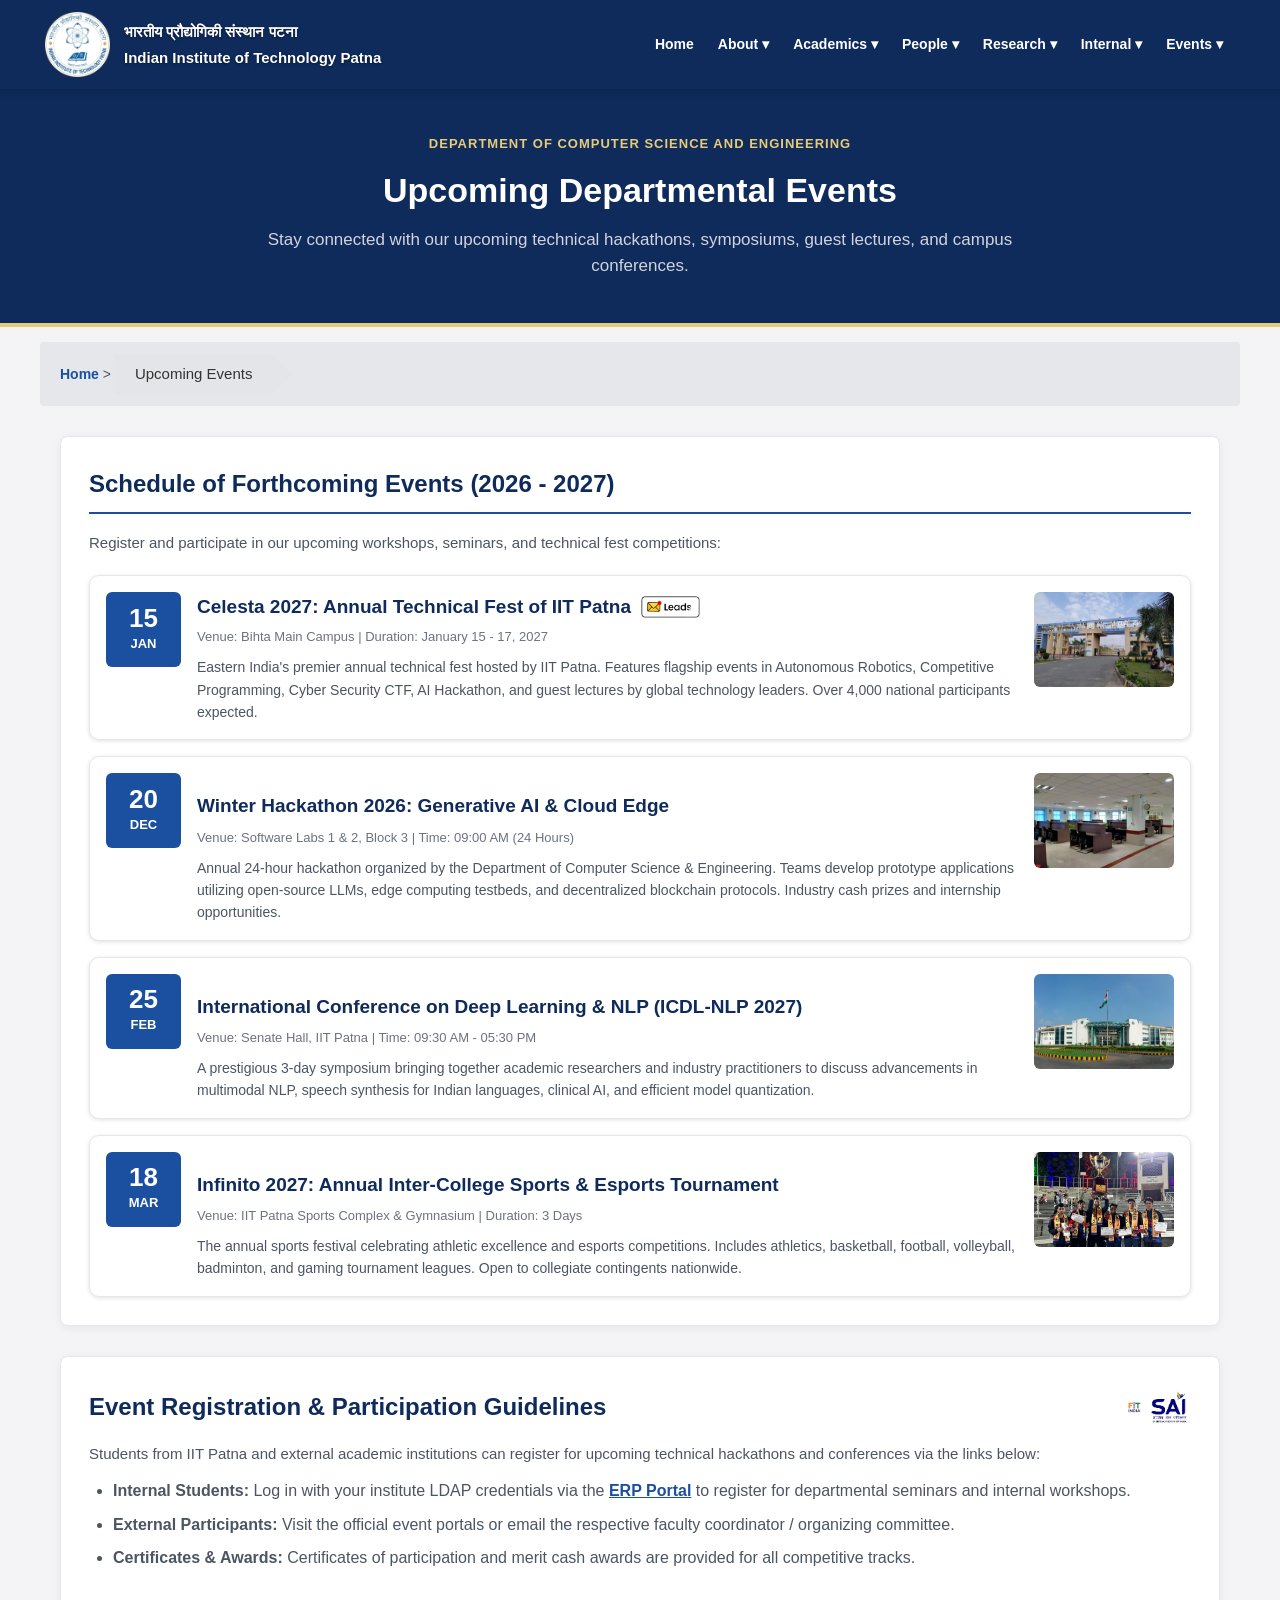
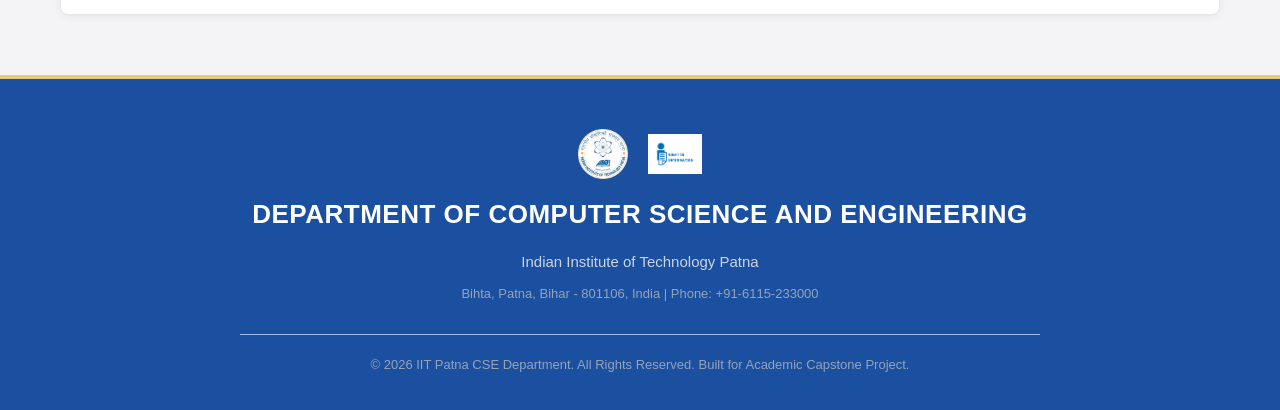
<file: pages/upcoming-events.html>
<!-- Research, Internal & Events by Ashish Kumar Pandey -->
<!DOCTYPE html>
<html lang="en">
<head>
    <meta charset="UTF-8">
    <meta name="viewport" content="width=device-width, initial-scale=1.0">
    <title>Upcoming Events - IIT Patna CSE Department</title>
    <link rel="stylesheet" href="../assets/css/style.css">
    <link rel="stylesheet" href="../assets/css/events.css">
</head>
<body>

<!-- Header with Logo and Mega Menu -->
<div class="width-100 top-header inner-page-header">
    <div class="container">
        <div class="logo">
            <img src="../assets/images/logo/primary-logo.png" alt="IIT Patna Official Logo">
            <div class="logo-text">
                <h3>भारतीय प्रौद्योगिकी संस्थान पटना</h3>
                <h3>Indian Institute of Technology Patna</h3>
            </div>
        </div>

        <nav>
            <ul class="main-menu">
                <li><a href="../index.html">Home</a></li>
                
                <li class="has-mega-menu">
                    <a href="about.html">About ▾</a>
                    <div class="mega-menu">
                        <div class="mega-column">
                            <h4>The Institute</h4>
                            <a href="about.html#about-iitp">About IIT Patna</a>
                            <a href="about.html#mission">Mission</a>
                            <a href="about.html#vision">Vision</a>
                            <a href="about.html#history">History</a>
                            <a href="about.html#logo">About the Logo</a>
                        </div>
                    </div>
                </li>

                <li class="has-mega-menu">
                    <a href="academic.html">Academics ▾</a>
                    <div class="mega-menu">
                        <div class="mega-column">
                            <h4>Curriculum</h4>
                            <a href="academic.html#btech">B.Tech (CSE &amp; AI)</a>
                            <a href="academic.html#mtech">M.Tech</a>
                            <a href="academic.html#phd">Ph.D. Programme</a>
                        </div>
                        <div class="mega-column">
                            <h4>Courses</h4>
                            <a href="academic.html#courses">Courses Offered</a>
                        </div>
                    </div>
                </li>

                <li class="has-mega-menu">
                    <a href="people.html">People ▾</a>
                    <div class="mega-menu">
                        <div class="mega-column">
                            <h4>Directory</h4>
                            <a href="people.html#faculty">Faculty</a>
                            <a href="people.html#advisors">Faculty Advisors</a>
                            <a href="people.html#committees">Committees</a>
                            <a href="people.html#staff">Staff</a>
                            <a href="people.html#students">Students</a>
                        </div>
                    </div>
                </li>

                <li class="has-mega-menu">
                    <a href="research.html">Research ▾</a>
                    <div class="mega-menu">
                        <div class="mega-column">
                            <h4>Research &amp; Development</h4>
                            <a href="research.html#areas">Research Areas</a>
                            <a href="research.html#groups">Research Groups</a>
                            <a href="research.html#labs">Research Labs</a>
                        </div>
                    </div>
                </li>

                <li class="has-mega-menu">
                    <a href="internal.html">Internal ▾</a>
                    <div class="mega-menu">
                        <div class="mega-column">
                            <h4>Internal</h4>
                            <a href="internal.html#schedule">Class Schedule</a>
                            <a href="internal.html#career">Career Up</a>
                            <a href="internal.html#links">Important Links</a>
                        </div>
                    </div>
                </li>

                <li class="has-mega-menu">
                    <a href="upcoming-events.html">Events ▾</a>
                    <div class="mega-menu">
                        <div class="mega-column">
                            <h4>Events</h4>
                            <a href="upcoming-events.html">Upcoming Events</a>
                            <a href="past-events.html">Past Events</a>
                        </div>
                    </div>
                </li>
            </ul>
        </nav>
    </div>
</div>

<!-- Hero Section -->
<div class="hero">
    <p>Department of Computer Science and Engineering</p>
    <h1>Upcoming Departmental Events</h1>
    <h3>Stay connected with our upcoming technical hackathons, symposiums, guest lectures, and campus conferences.</h3>
</div>

<!-- Breadcrumb -->
<div class="breadcrumb">
    <a href="../index.html">Home</a> &gt; <span>Upcoming Events</span>
</div>

<!-- Main Content Area -->
<div class="page-container">

    <div class="content-card">
        <h2>Schedule of Forthcoming Events (2026 - 2027)</h2>
        <p>Register and participate in our upcoming workshops, seminars, and technical fest competitions:</p>

        <div class="event-list">
            
            <!-- Event 1: Celesta -->
            <div class="event-card">
                <div class="event-date-box">
                    <div class="event-date-day">15</div>
                    <div class="event-date-month">JAN</div>
                </div>
                <div class="event-info">
                    <div style="display: flex; align-items: center; gap: 10px; margin-bottom: 5px;">
                        <h3 style="margin: 0;">Celesta 2027: Annual Technical Fest of IIT Patna</h3>
                        <img src="../assets/images/events/live-pulse-badge.gif" alt="Live Registration Active" style="height: 22px; width: auto;">
                    </div>
                    <div class="event-meta">Venue: Bihta Main Campus | Duration: January 15 - 17, 2027</div>
                    <div class="event-desc">Eastern India's premier annual technical fest hosted by IIT Patna. Features flagship events in Autonomous Robotics, Competitive Programming, Cyber Security CTF, AI Hackathon, and guest lectures by global technology leaders. Over 4,000 national participants expected.</div>
                </div>
                <div class="event-thumb">
                    <img src="../assets/images/research/computational-systems-lab.webp" alt="Celesta Tech Fest Event">
                </div>
            </div>

            <!-- Event 2: Winter Hackathon -->
            <div class="event-card">
                <div class="event-date-box">
                    <div class="event-date-day">20</div>
                    <div class="event-date-month">DEC</div>
                </div>
                <div class="event-info">
                    <h3>Winter Hackathon 2026: Generative AI &amp; Cloud Edge</h3>
                    <div class="event-meta">Venue: Software Labs 1 &amp; 2, Block 3 | Time: 09:00 AM (24 Hours)</div>
                    <div class="event-desc">Annual 24-hour hackathon organized by the Department of Computer Science &amp; Engineering. Teams develop prototype applications utilizing open-source LLMs, edge computing testbeds, and decentralized blockchain protocols. Industry cash prizes and internship opportunities.</div>
                </div>
                <div class="event-thumb">
                    <img src="../assets/images/research/robotics-iot-lab.webp" alt="Hackathon Event Banner">
                </div>
            </div>

            <!-- Event 3: International Conference on Deep Learning & NLP -->
            <div class="event-card">
                <div class="event-date-box">
                    <div class="event-date-day">25</div>
                    <div class="event-date-month">FEB</div>
                </div>
                <div class="event-info">
                    <h3>International Conference on Deep Learning &amp; NLP (ICDL-NLP 2027)</h3>
                    <div class="event-meta">Venue: Senate Hall, IIT Patna | Time: 09:30 AM - 05:30 PM</div>
                    <div class="event-desc">A prestigious 3-day symposium bringing together academic researchers and industry practitioners to discuss advancements in multimodal NLP, speech synthesis for Indian languages, clinical AI, and efficient model quantization.</div>
                </div>
                <div class="event-thumb">
                    <img src="../assets/images/events/conference-ai-summit.avif" alt="Conference Banner">
                </div>
            </div>

            <!-- Event 4: Infinito Sports Meet -->
            <div class="event-card">
                <div class="event-date-box">
                    <div class="event-date-day">18</div>
                    <div class="event-date-month">MAR</div>
                </div>
                <div class="event-info">
                    <h3>Infinito 2027: Annual Inter-College Sports &amp; Esports Tournament</h3>
                    <div class="event-meta">Venue: IIT Patna Sports Complex &amp; Gymnasium | Duration: 3 Days</div>
                    <div class="event-desc">The annual sports festival celebrating athletic excellence and esports competitions. Includes athletics, basketball, football, volleyball, badminton, and gaming tournament leagues. Open to collegiate contingents nationwide.</div>
                </div>
                <div class="event-thumb">
                    <img src="../assets/images/events/inter-iit-sports.jpeg" alt="Infinito Sports Tournament Banner">
                </div>
            </div>

        </div>
    </div>

    <!-- Registration Information Card -->
    <div class="content-card">
        <div style="display: flex; justify-content: space-between; align-items: center; flex-wrap: wrap; gap: 15px; margin-bottom: 12px;">
            <h2 style="margin: 0; padding: 0; border: none;">Event Registration &amp; Participation Guidelines</h2>
            <img src="../assets/images/institute/academic-complex-west.png" alt="Fit India and Sports Authority of India Partner" style="height: 44px; width: auto; object-fit: contain;" title="Supported by Sports Authority of India &amp; Fit India">
        </div>
        <p>Students from IIT Patna and external academic institutions can register for upcoming technical hackathons and conferences via the links below:</p>
        <ul>
            <li><strong>Internal Students:</strong> Log in with your institute LDAP credentials via the <a href="internal.html#links" style="color: #1b4fa0; font-weight: bold;">ERP Portal</a> to register for departmental seminars and internal workshops.</li>
            <li><strong>External Participants:</strong> Visit the official event portals or email the respective faculty coordinator / organizing committee.</li>
            <li><strong>Certificates &amp; Awards:</strong> Certificates of participation and merit cash awards are provided for all competitive tracks.</li>
        </ul>
    </div>

</div>

<!-- Footer -->
<footer class="site-footer">
    <div class="footer-container">
        <div style="display: flex; justify-content: center; align-items: center; gap: 20px; margin-bottom: 15px;">
            <img src="../assets/images/logo/primary-logo.png" alt="IIT Patna Emblem" style="height: 50px; width: auto;">
            <img src="../assets/images/logo/rti-logo.png" alt="RTI Logo" style="height: 40px; width: auto;">
        </div>
        <h3>Department of Computer Science and Engineering</h3>
        <h4>Indian Institute of Technology Patna</h4>
        <p>Bihta, Patna, Bihar - 801106, India | Phone: +91-6115-233000</p>
        <hr>
        <p>&copy; 2026 IIT Patna CSE Department. All Rights Reserved. Built for Academic Capstone Project.</p>
    </div>
</footer>

<script src="../assets/js/slider.js"></script>
</body>
</html>
</file>
<file: assets/css/style.css>
/* IIT Patna CSE Department Stylesheet */
/* Team project: Abhi, Anurag, Ashish Kumar Pandey */

/* Reset & General Setup */
* {
    margin: 0;
    padding: 0;
    box-sizing: border-box;
}

/* Smooth Scrolling & Setup */
html {
    scroll-behavior: smooth;
}

/* Page Load Fade-In Animation */
@keyframes fadeIn {
    from {
        opacity: 0;
        transform: translateY(8px);
    }
    to {
        opacity: 1;
        transform: translateY(0);
    }
}

body {
    font-family: Arial, sans-serif;
    background-color: #f7f9fa;
    color: #333333;
    line-height: 1.6;
    animation: fadeIn 0.4s ease-out forwards;
}

/* Header & Navigation Bar */
.top-header {
    position: absolute;
    top: 0;
    left: 0;
    width: 100%;
    z-index: 1000;
    background: rgba(15, 43, 92, 0.85);
    box-shadow: 0 2px 10px rgba(0, 0, 0, 0.2);
}

.top-header.inner-page-header {
    position: relative;
    background: #0f2b5c;
}

.top-header .container {
    display: flex;
    align-items: center;
    justify-content: space-between;
    padding: 12px 30px;
    max-width: 1250px;
    margin: 0 auto;
}

/* Logo */
.logo {
    display: flex;
    align-items: center;
    gap: 14px;
}

.logo img {
    width: 65px;
    height: auto;
}

.logo-text h3 {
    color: #ffffff;
    font-size: 15px;
    margin: 2px 0;
    font-weight: bold;
    text-shadow: 0 1px 3px rgba(0, 0, 0, 0.4);
}

/* Main Menu */
.main-menu {
    display: flex;
    align-items: center;
    list-style: none;
    margin: 0;
    padding: 0;
}

.main-menu li {
    position: relative;
}

.main-menu li > a {
    display: block;
    padding: 14px 12px;
    color: #ffffff;
    text-decoration: none;
    font-size: 14px;
    font-weight: bold;
    white-space: nowrap;
    transition: all 0.3s ease;
}

.main-menu li > a:hover {
    color: #e7cb78;
    background: rgba(255, 255, 255, 0.1);
    border-radius: 4px;
}

/* Mega Dropdown Menu */
.mega-menu {
    display: grid;
    opacity: 0;
    visibility: hidden;
    pointer-events: none;
    position: absolute;
    top: 100%;
    left: 50%;
    transform: translate(-50%, 10px);
    width: 850px;
    max-width: 95vw;
    padding: 22px;
    background: #ffffff;
    border-radius: 6px;
    box-shadow: 0 8px 24px rgba(0, 0, 0, 0.2);
    grid-template-columns: repeat(auto-fit, minmax(200px, 1fr));
    gap: 20px;
    z-index: 2000;
    border-top: 4px solid #1b4fa0;
    transition: opacity 0.25s ease-in-out, transform 0.25s ease-in-out, visibility 0.25s ease-in-out;
}

.has-mega-menu:hover > .mega-menu {
    opacity: 1;
    visibility: visible;
    pointer-events: auto;
    transform: translate(-50%, 0);
}

.mega-column h4 {
    color: #0f2b5c;
    font-size: 14px;
    text-transform: uppercase;
    margin: 0 0 10px;
    padding-bottom: 8px;
    border-bottom: 2px solid #1b4fa0;
    letter-spacing: 0.5px;
}

.mega-column a {
    display: block;
    color: #444444;
    text-decoration: none;
    font-size: 14px;
    padding: 6px 0;
    transition: all 0.3s ease;
}

.mega-column a:hover {
    color: #1b4fa0;
    padding-left: 6px;
    font-weight: bold;
}

/* Home Banner Slider */
.banner {
    width: 100%;
    height: 85vh;
    overflow: hidden;
    background: #111111;
    position: relative;
}

.slider-width {
    display: none;
    width: 100%;
    height: 100%;
    object-fit: cover;
    object-position: center 35%;
}

/* Hero Section for Inner Pages */
.hero {
    background: #0f2b5c;
    color: #ffffff;
    padding: 45px 20px;
    text-align: center;
    border-bottom: 4px solid #e7cb78;
}

.hero p {
    color: #e7cb78;
    font-weight: bold;
    font-size: 13px;
    letter-spacing: 1px;
    margin-bottom: 8px;
    text-transform: uppercase;
}

.hero h1 {
    font-size: 34px;
    margin-bottom: 10px;
    color: #ffffff;
}

.hero h3 {
    font-size: 17px;
    font-weight: normal;
    max-width: 800px;
    margin: 0 auto;
    line-height: 1.5;
    color: #d1d5db;
}

/* Breadcrumb */
.breadcrumb {
    background: #e5e7eb;
    padding: 12px 30px;
    font-size: 14px;
    color: #4b5563;
    max-width: 1200px;
    margin: 15px auto 0;
    border-radius: 4px;
}

.breadcrumb a {
    color: #1b4fa0;
    text-decoration: none;
    font-weight: bold;
}

.breadcrumb a:hover {
    text-decoration: underline;
}

/* Page Layout & Container */
.page-container {
    max-width: 1200px;
    margin: 30px auto;
    padding: 0 20px;
}

/* Content Cards */
.content-card {
    background: #ffffff;
    border: 1px solid #e5e7eb;
    border-radius: 8px;
    padding: 28px;
    margin-bottom: 30px;
    box-shadow: 0 2px 8px rgba(0, 0, 0, 0.06);
    transition: all 0.3s ease;
}

.content-card:hover {
    box-shadow: 0 6px 18px rgba(0, 0, 0, 0.1);
}

.content-card h2 {
    color: #0f2b5c;
    font-size: 24px;
    margin-bottom: 16px;
    padding-bottom: 8px;
    border-bottom: 2px solid #1b4fa0;
}

.content-card h3 {
    color: #1b4fa0;
    font-size: 18px;
    margin-top: 18px;
    margin-bottom: 8px;
}

.content-card p {
    color: #4b5563;
    line-height: 1.7;
    margin-bottom: 12px;
    font-size: 15px;
}

.content-card ul {
    margin-left: 24px;
    margin-bottom: 15px;
    color: #4b5563;
}

.content-card li {
    margin-bottom: 8px;
    line-height: 1.6;
}

/* Image with Caption in Cards */
.card-img-block {
    text-align: center;
    margin: 20px 0;
}

.card-img-block img {
    max-width: 100%;
    height: auto;
    max-height: 380px;
    border-radius: 6px;
    box-shadow: 0 3px 10px rgba(0, 0, 0, 0.12);
    object-fit: cover;
}

.card-img-block .caption {
    font-size: 13px;
    color: #6b7280;
    margin-top: 6px;
    font-style: italic;
}

/* Two-column layout */
.two-col-grid {
    display: grid;
    grid-template-columns: repeat(auto-fit, minmax(320px, 1fr));
    gap: 25px;
    margin-top: 15px;
}

/* Tables */
.custom-table {
    width: 100%;
    border-collapse: collapse;
    margin-top: 15px;
    background: #ffffff;
    box-shadow: 0 1px 4px rgba(0, 0, 0, 0.05);
}

.custom-table th, .custom-table td {
    border: 1px solid #d1d5db;
    padding: 12px 14px;
    text-align: left;
    font-size: 14px;
}

.custom-table th {
    background-color: #0f2b5c;
    color: #ffffff;
    font-weight: bold;
    text-transform: uppercase;
    font-size: 13px;
    letter-spacing: 0.5px;
}

.custom-table tr:nth-child(even) {
    background-color: #f9fafb;
}

.custom-table tr:hover {
    background-color: #f3f4f6;
}

/* Faculty Grid & Cards (Anurag's Design) */
.faculty-grid {
    display: grid;
    grid-template-columns: repeat(auto-fit, minmax(320px, 1fr));
    gap: 25px;
    margin-top: 20px;
}

.faculty-card {
    background: #ffffff;
    border-radius: 8px;
    padding: 24px;
    text-align: center;
    border: 1px solid #e5e7eb;
    box-shadow: 0 3px 10px rgba(0, 0, 0, 0.08);
    display: flex;
    flex-direction: column;
    justify-content: space-between;
    transition: all 0.3s ease;
}

.faculty-card:hover {
    transform: translateY(-5px);
    box-shadow: 0 8px 20px rgba(0, 0, 0, 0.14);
}

.faculty-image-box {
    width: 120px;
    height: 120px;
    border-radius: 50%;
    margin: 0 auto 15px;
    overflow: hidden;
    border: 3px solid #1b4fa0;
    background: #e5e7eb;
}

.faculty-image-box img {
    width: 100%;
    height: 100%;
    object-fit: cover;
}

.faculty-card h3 {
    color: #0f2b5c;
    font-size: 19px;
    margin: 6px 0;
}

.faculty-card h4 {
    color: #b91c1c;
    font-size: 14px;
    margin-bottom: 6px;
    font-weight: bold;
}

.faculty-card .faculty-phd {
    color: #4b5563;
    font-size: 13px;
    font-style: italic;
    margin-bottom: 8px;
}

.faculty-card .faculty-area-title {
    color: #111827;
    font-size: 13px;
    font-weight: bold;
    margin-top: 10px;
    margin-bottom: 4px;
}

.faculty-card .faculty-area {
    color: #4b5563;
    font-size: 13px;
    line-height: 1.5;
    margin-bottom: 12px;
}

.faculty-card .faculty-email {
    color: #1b4fa0;
    font-size: 13px;
    font-weight: bold;
    margin-bottom: 4px;
    word-break: break-all;
}

.faculty-card .faculty-phone {
    color: #4b5563;
    font-size: 13px;
    margin-bottom: 15px;
}

.profile-btn {
    display: inline-block;
    background-color: #0f2b5c;
    color: #ffffff;
    padding: 8px 18px;
    text-decoration: none;
    border-radius: 4px;
    font-size: 13px;
    font-weight: bold;
    align-self: center;
    transition: all 0.3s ease;
}

.profile-btn:hover {
    background-color: #e7cb78;
    color: #0f2b5c;
}

/* Event Cards (Ashish's Design) */
.event-list {
    display: flex;
    flex-direction: column;
    gap: 20px;
    margin-top: 20px;
}

.event-card {
    display: flex;
    gap: 20px;
    background: #ffffff;
    border-radius: 8px;
    padding: 20px;
    border: 1px solid #e5e7eb;
    box-shadow: 0 2px 8px rgba(0, 0, 0, 0.08);
    transition: all 0.3s ease;
    align-items: flex-start;
}

.event-card:hover {
    transform: translateY(-3px);
    box-shadow: 0 6px 16px rgba(0, 0, 0, 0.12);
}

.event-date-box {
    background: #1b4fa0;
    color: #ffffff;
    border-radius: 6px;
    min-width: 75px;
    height: 75px;
    display: flex;
    flex-direction: column;
    align-items: center;
    justify-content: center;
    text-align: center;
    flex-shrink: 0;
}

.event-date-box.past {
    background: #64748b;
}

.event-date-day {
    font-size: 26px;
    font-weight: bold;
    line-height: 1;
}

.event-date-month {
    font-size: 13px;
    text-transform: uppercase;
    font-weight: bold;
    margin-top: 3px;
}

.event-info {
    flex: 1;
}

.event-info h3 {
    color: #0f2b5c;
    font-size: 19px;
    margin-bottom: 6px;
}

.event-meta {
    color: #6b7280;
    font-size: 13px;
    margin-bottom: 8px;
    font-weight: 500;
}

.event-desc {
    color: #4b5563;
    font-size: 14px;
    line-height: 1.6;
}

.event-thumb {
    width: 140px;
    height: 95px;
    border-radius: 6px;
    overflow: hidden;
    flex-shrink: 0;
}

.event-thumb img {
    width: 100%;
    height: 100%;
    object-fit: cover;
}

/* News & Highlights Section on Home */
.news-grid {
    display: grid;
    grid-template-columns: repeat(auto-fit, minmax(280px, 1fr));
    gap: 20px;
    margin-top: 20px;
}

.news-card {
    background: #ffffff;
    border-radius: 6px;
    padding: 20px;
    border-left: 4px solid #1b4fa0;
    box-shadow: 0 2px 6px rgba(0, 0, 0, 0.06);
    transition: all 0.3s ease;
}

.news-card:hover {
    transform: translateY(-3px);
    box-shadow: 0 6px 14px rgba(0, 0, 0, 0.1);
}

.news-card h4 {
    color: #0f2b5c;
    font-size: 16px;
    margin-bottom: 6px;
}

.news-card .news-date {
    font-size: 12px;
    color: #9ca3af;
    margin-bottom: 8px;
}

.news-card p {
    font-size: 13px;
    color: #4b5563;
}

/* Footer (Unified across all pages) */
.site-footer {
    background: #0f2b5c;
    color: #ffffff;
    padding: 40px 20px 25px;
    text-align: center;
    margin-top: 60px;
    border-top: 4px solid #e7cb78;
}

.site-footer h3 {
    margin: 0 0 6px;
    font-size: 20px;
    text-transform: uppercase;
    letter-spacing: 0.5px;
}

.site-footer h4 {
    margin: 0 0 10px;
    font-size: 15px;
    font-weight: normal;
    color: #cbd5e1;
}

.site-footer p {
    color: #94a3b8;
    font-size: 13px;
    margin: 4px 0;
}

.site-footer hr {
    border: none;
    border-top: 1px solid rgba(255, 255, 255, 0.2);
    max-width: 800px;
    margin: 20px auto;
}

/* Quick Stats Grid */
.stats-grid {
    display: grid;
    grid-template-columns: repeat(auto-fit, minmax(200px, 1fr));
    gap: 20px;
    margin: 25px 0;
}

.stat-box {
    background: #0f2b5c;
    color: #ffffff;
    padding: 22px 15px;
    border-radius: 8px;
    text-align: center;
    border-bottom: 4px solid #e7cb78;
    box-shadow: 0 3px 8px rgba(0, 0, 0, 0.1);
    transition: all 0.3s ease;
}

.stat-box:hover {
    transform: translateY(-4px);
    box-shadow: 0 6px 16px rgba(0, 0, 0, 0.15);
}

.stat-number {
    font-size: 32px;
    font-weight: bold;
    color: #e7cb78;
    margin-bottom: 5px;
}

.stat-label {
    font-size: 14px;
    color: #e2e8f0;
    text-transform: uppercase;
    letter-spacing: 0.5px;
}

/* Announcement Ticker */
.announcement-bar {
    background: #1b4fa0;
    color: #ffffff;
    padding: 10px 20px;
    display: flex;
    align-items: center;
    gap: 15px;
    font-size: 14px;
    border-bottom: 2px solid #e7cb78;
}

.announcement-tag {
    background: #e7cb78;
    color: #0f2b5c;
    font-weight: bold;
    padding: 3px 10px;
    border-radius: 3px;
    font-size: 12px;
    text-transform: uppercase;
    white-space: nowrap;
}

.announcement-text {
    color: #ffffff;
    text-decoration: none;
    transition: all 0.3s ease;
}

.announcement-text:hover {
    color: #e7cb78;
    text-decoration: underline;
}

/* Photo Gallery Grid */
.gallery-grid {
    display: grid;
    grid-template-columns: repeat(auto-fit, minmax(240px, 1fr));
    gap: 18px;
    margin-top: 20px;
}

.gallery-item {
    background: #ffffff;
    border-radius: 6px;
    overflow: hidden;
    border: 1px solid #e5e7eb;
    box-shadow: 0 2px 6px rgba(0, 0, 0, 0.08);
    transition: all 0.3s ease;
    text-align: center;
}

.gallery-item:hover {
    transform: translateY(-4px);
    box-shadow: 0 8px 18px rgba(0, 0, 0, 0.14);
}

.gallery-item img {
    width: 100%;
    height: 170px;
    object-fit: cover;
    display: block;
}

.gallery-item .gallery-caption {
    padding: 10px 12px;
    font-size: 13px;
    color: #4b5563;
    font-weight: 500;
    background: #f9fafb;
    border-top: 1px solid #e5e7eb;
}

/* Badges & Tags */
.badge {
    display: inline-block;
    padding: 3px 8px;
    border-radius: 4px;
    font-size: 12px;
    font-weight: bold;
}

.badge-blue {
    background: #dbeafe;
    color: #1e40af;
}

.badge-green {
    background: #dcfce7;
    color: #166534;
}

.badge-yellow {
    background: #fef9c3;
    color: #854d0e;
}

/* Responsive Media Queries */
@media (max-width: 1000px) {
    .top-header .container {
        padding: 12px 15px;
    }

    .logo img {
        width: 50px;
    }

    .logo-text h3 {
        font-size: 13px;
    }

    .main-menu li > a {
        padding: 12px 8px;
        font-size: 13px;
    }

    .mega-menu {
        width: 720px;
        gap: 15px;
    }
}

@media (max-width: 768px) {
    .top-header {
        position: relative;
        background: #0f2b5c;
    }

    .top-header .container {
        flex-direction: column;
        align-items: flex-start;
        gap: 10px;
    }

    nav {
        width: 100%;
        overflow-x: auto;
    }

    .main-menu {
        width: max-content;
    }

    .mega-menu {
        position: fixed;
        top: 130px;
        left: 4%;
        transform: translateY(10px);
        width: 92%;
        max-height: 65vh;
        overflow-y: auto;
        grid-template-columns: 1fr;
    }

    .has-mega-menu:hover > .mega-menu {
        transform: translateY(0);
    }

    .banner {
        height: 50vh;
    }

    .hero h1 {
        font-size: 26px;
    }

    .event-card {
        flex-direction: column;
    }

    .event-thumb {
        width: 100%;
        height: 180px;
    }
}

/* Card & Image Hover Polish */
.card-img-block, .event-thumb, .gallery-item {
    overflow: hidden;
}

.card-img-block img, .event-thumb img, .gallery-item img {
    transition: transform 0.35s ease;
}

.content-card:hover .card-img-block img,
.event-card:hover .event-thumb img,
.gallery-item:hover img {
    transform: scale(1.03);
}

.faculty-card, .event-card, .stat-box {
    transition: transform 0.3s ease, box-shadow 0.3s ease;
}

.faculty-card:hover, .event-card:hover, .stat-box:hover {
    transform: translateY(-5px);
    box-shadow: 0 8px 20px rgba(0, 0, 0, 0.12);
}

/* Scroll Reveal (Vanilla JS Observer) */
.reveal-on-scroll {
    opacity: 0;
    transform: translateY(15px);
    transition: opacity 0.5s ease-out, transform 0.5s ease-out;
}

.reveal-on-scroll.revealed {
    opacity: 1;
    transform: translateY(0);
}
</file>
<file: assets/css/events.css>
body { font-family: Arial, sans-serif; margin: 0; background: #f4f4f6; color: #333; }

/* ===== Breadcrumb ===== */
.breadcrumb { padding: 12px 20px; }
.breadcrumb span {
  display: inline-block;
  background: #e3e5e8;
  color: #333;
  padding: 8px 40px 8px 20px;
  clip-path: polygon(0 0, 88% 0, 100% 50%, 88% 100%, 0 100%);
  font-size: 15px;
}


.events-section {
  text-align: center;
  padding: 50px 16px 120px;
}
.events-section h1 {
  color: #1b4fa0;
  font-size: 42px;
  margin: 0 0 40px;
}
.events-section .empty {
  color: #777;
  font-size: 28px;
}
.events-section h1 { color: #1b4fa0 !important; text-align: center; }
.events-section .empty { text-align: center; }
.site-footer { text-align: center; }
.site-footer hr { margin-left: auto; margin-right: auto; }

.container { max-width: 900px; margin: 0 auto; padding: 24px 16px; }

.event-list { display: flex; flex-direction: column; gap: 16px; }

.event-card {
  display: flex;
  gap: 16px;
  background: #fff;
  border-radius: 10px;
  padding: 16px;
  box-shadow: 0 1px 4px rgba(0,0,0,.12);
  text-align: left;
}
.date {
  background: #1b4fa0;
  color: #fff;
  border-radius: 8px;
  min-width: 64px;
  height: 64px;
  display: flex;
  flex-direction: column;
  align-items: center;
  justify-content: center;
}
.day { font-size: 24px; font-weight: bold; }
.month { font-size: 13px; }

.info h2 { margin: 0 0 4px; font-size: 18px; color: #1b4fa0; }
.meta { color: #777; font-size: 14px; margin: 0 0 8px; }

.btn {
  display: inline-block;
  background: #a9d1f0;
  color: #1a5fa8;
  padding: 6px 14px;
  border-radius: 6px;
  text-decoration: none;
  font-size: 14px;
}
.btn:hover { background: #8fb8d8; }

.event-card.past { opacity: .85; }
.event-card.past .date { background: #7a8aa3; }

/* ===== Footer ===== */
.site-footer {
  background: #1b4fa0;
  color: #fff;
  padding: 50px 40px 30px;
}
.site-footer h3 {
  margin: 0 0 14px;
  font-size: 26px;
  text-transform: uppercase;
}
.site-footer hr {
  border: none;
  border-top: 1px solid rgba(255,255,255,.6);
  margin-top: 30px;
}


@media (max-width: 500px) {
  .event-card { flex-direction: column; }
  .events-section h1 { font-size: 30px; }
  .events-section .empty { font-size: 20px; }
  .site-footer h3 { font-size: 18px; }
}
</file>
